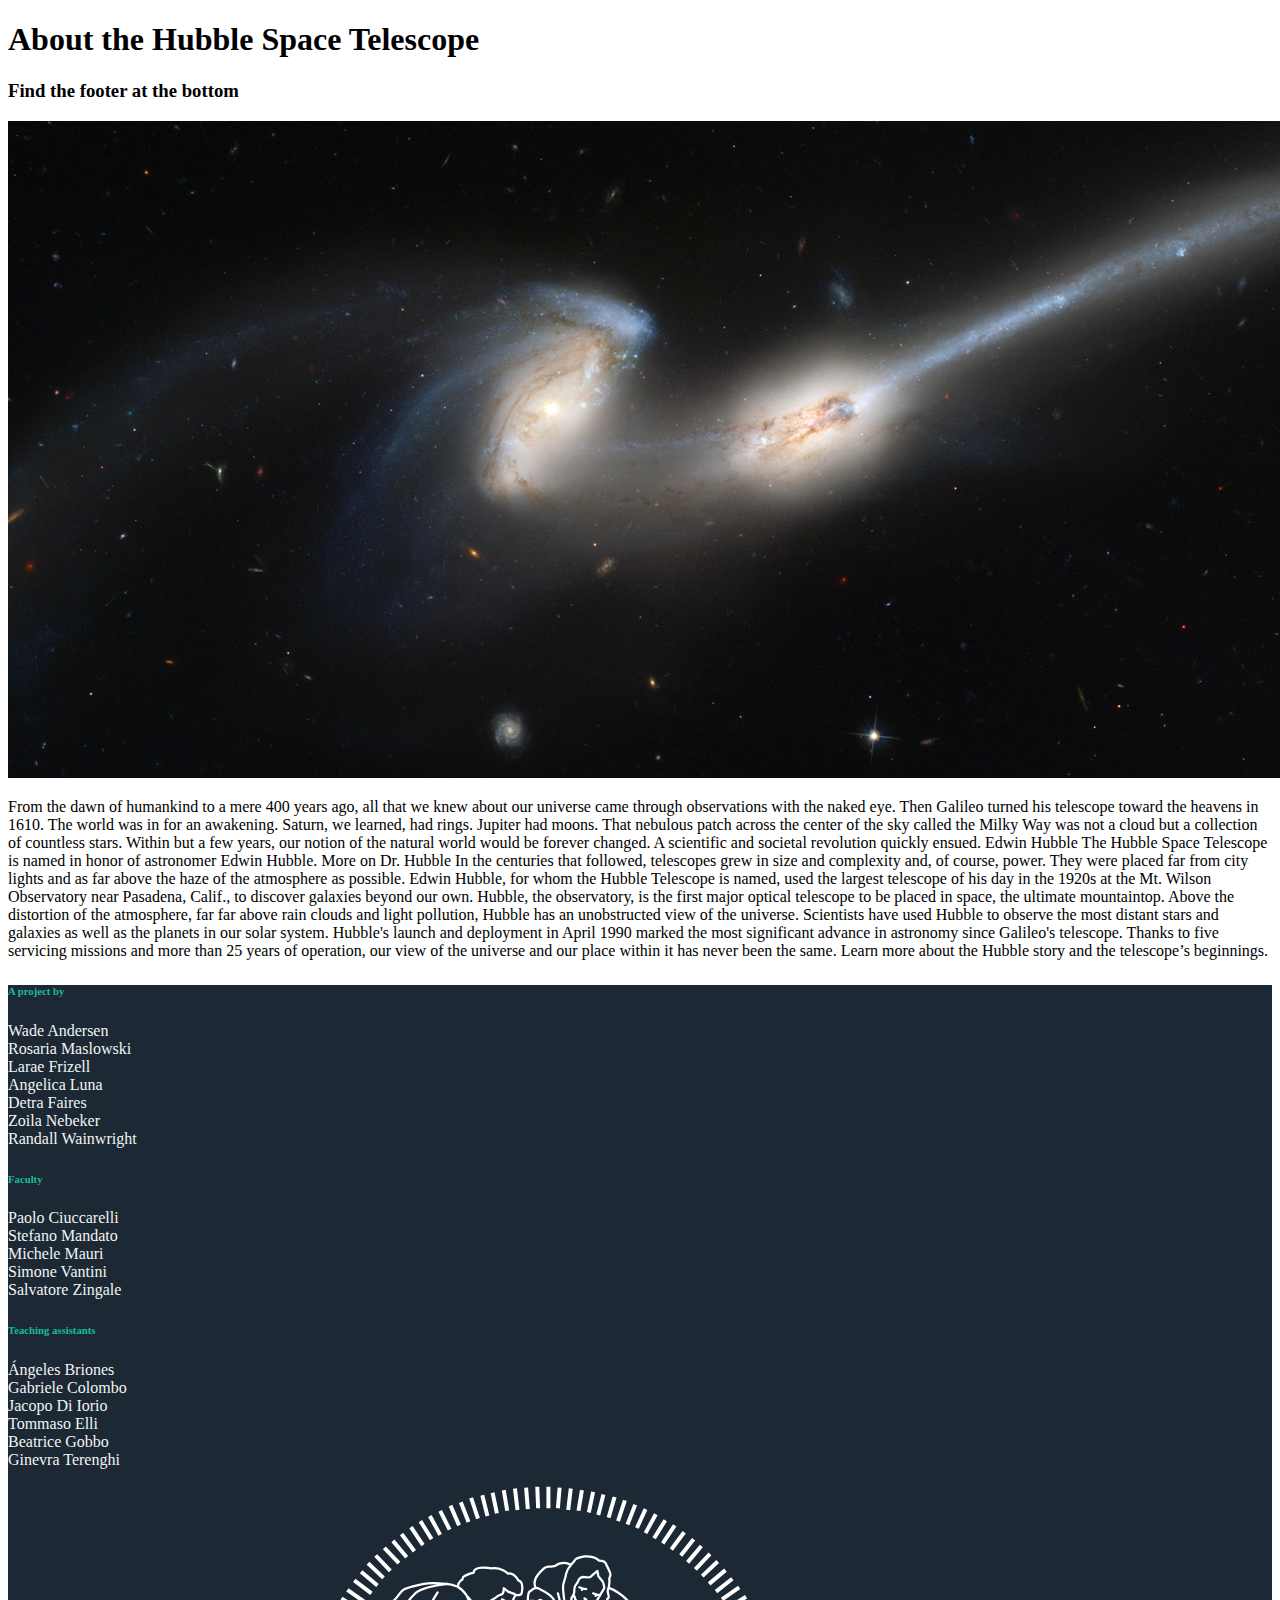
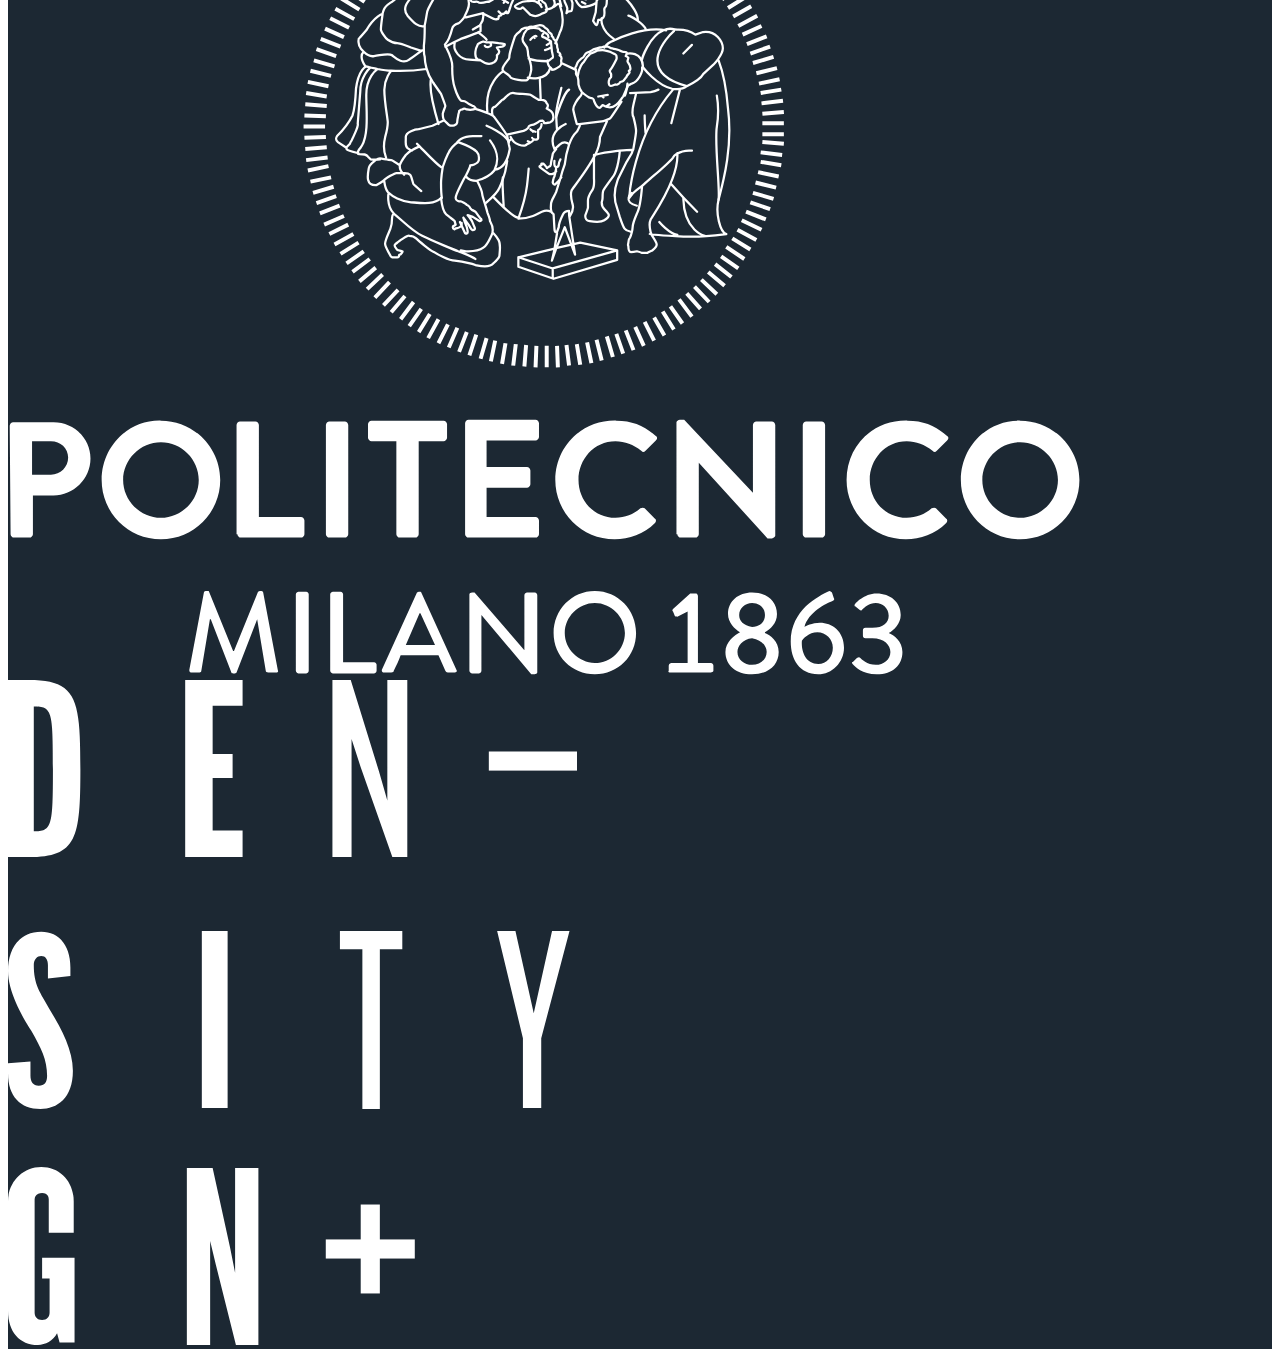
<file: project/index.html>
<!doctype html>
<html lang="en">

<head>
  <!-- Required meta tags -->
  <meta charset="utf-8">
  <meta name="viewport" content="width=device-width, initial-scale=1, shrink-to-fit=no">

  <!-- Bootstrap CSS -->
  <link rel="stylesheet" href="https://stackpath.bootstrapcdn.com/bootstrap/4.1.3/css/bootstrap.min.css" integrity="sha384-MCw98/SFnGE8fJT3GXwEOngsV7Zt27NXFoaoApmYm81iuXoPkFOJwJ8ERdknLPMO" crossorigin="anonymous">
  <link rel="stylesheet" , href="css/footer.css">

  <title>Project</title>
</head>

<body>
  <div class="container">

    <div class="row mt-4 mb-3">
      <div class="col-sm-12 offset-sm-0 col-md-8 offset-md-2">
        <h1>About the Hubble Space Telescope</h1>
        <h3>Find the footer at the bottom</h3>
      </div>
    </div>

    <div class="row mb-3">
      <div class="col-12">
        <img class="img-fluid" src="./assets/the-hubble.jpg" />
      </div>
    </div>

    <div class="row mb-5">
      <div class="col-sm-12 offset-sm-0 col-md-8 offset-md-2">
        <p>From the dawn of humankind to a mere 400 years ago, all that we knew about our universe came through observations with the naked eye. Then Galileo turned his telescope toward the heavens in 1610. The world was in for an awakening.
          Saturn, we learned, had rings. Jupiter had moons. That nebulous patch across the center of the sky called the Milky Way was not a cloud but a collection of countless stars. Within but a few years, our notion of the natural world would be
          forever changed. A scientific and societal revolution quickly ensued.
          Edwin Hubble
          The Hubble Space Telescope is named in honor of astronomer Edwin Hubble.
          More on Dr. Hubble
          In the centuries that followed, telescopes grew in size and complexity and, of course, power. They were placed far from city lights and as far above the haze of the atmosphere as possible. Edwin Hubble, for whom the Hubble Telescope is
          named, used the largest telescope of his day in the 1920s at the Mt. Wilson Observatory near Pasadena, Calif., to discover galaxies beyond our own.
          Hubble, the observatory, is the first major optical telescope to be placed in space, the ultimate mountaintop. Above the distortion of the atmosphere, far far above rain clouds and light pollution, Hubble has an unobstructed view of the
          universe. Scientists have used Hubble to observe the most distant stars and galaxies as well as the planets in our solar system.
          Hubble's launch and deployment in April 1990 marked the most significant advance in astronomy since Galileo's telescope. Thanks to five servicing missions and more than 25 years of operation, our view of the universe and our place within
          it has never been the same.
          Learn more about the Hubble story and the telescope’s beginnings.</p>
      </div>
    </div>

  </div>

  <!-- footer from here -->
  <footer class="container-fluid pt-4 pb-5">
    <div class="container">
      <div class="row">

        <div class="col-xs-12 col-sm-12 offset-xs-0 mb-sm-4 mb-lg-0 col-md-4 col-lg-2">
          <h6 class="font-weight-bold">A project by</h6>
          <ul>
            <li>Wade Andersen</li>
            <li>Rosaria Maslowski</li>
            <li>Larae Frizell</li>
            <li>Angelica Luna</li>
            <li>Detra Faires</li>
            <li>Zoila Nebeker</li>
            <li>Randall Wainwright</li>
          </ul>
        </div>
        <div class="col-xs-12 col-sm-6 offset-xs-0 col-md-4 col-lg-2">
          <h6 class="font-weight-bold">Faculty</h6>
          <ul>
            <li>Paolo Ciuccarelli</li>
            <li>Stefano Mandato</li>
            <li>Michele Mauri</li>
            <li>Simone Vantini</li>
            <li>Salvatore Zingale</li>
          </ul>
        </div>
        <div class="col-xs-12 col-sm-6 offset-xs-0 col-md-4 col-lg-2">
          <h6 class="font-weight-bold">Teaching assistants</h6>
          <ul>
            <li>Ángeles Briones</li>
            <li>Gabriele Colombo</li>
            <li>Jacopo Di Iorio</li>
            <li>Tommaso Elli</li>
            <li>Beatrice Gobbo</li>
            <li>Ginevra Terenghi</li>
          </ul>
        </div>

        <div class="col-5 col-sm-4 col-md-3 col-lg-2 offset-lg-2 mt-5 mt-lg-3">
          <a href="http://polimi.it/" target="_blank"><img class="logo-polimi" src="./assets/polimi-logo.svg"></a>
        </div>
        <div class="col-5 offset-1 col-sm-4 offset-sm-2 offset-md-0 col-md-3 offset-md-1 col-lg-2 offset-lg-0 mt-5 mt-lg-3">
          <a href="http://densitydesign.org/" target="_blank"><img class="logo-dd" src="./assets/dd-logo.svg"></a>
        </div>
      </div>
    </div>
  </footer>

  <!-- Optional JavaScript -->
  <!-- jQuery first, then Popper.js, then Bootstrap JS -->
  <script src="https://code.jquery.com/jquery-3.3.1.slim.min.js" integrity="sha384-q8i/X+965DzO0rT7abK41JStQIAqVgRVzpbzo5smXKp4YfRvH+8abtTE1Pi6jizo" crossorigin="anonymous"></script>
  <script src="https://cdnjs.cloudflare.com/ajax/libs/popper.js/1.14.3/umd/popper.min.js" integrity="sha384-ZMP7rVo3mIykV+2+9J3UJ46jBk0WLaUAdn689aCwoqbBJiSnjAK/l8WvCWPIPm49" crossorigin="anonymous"></script>
  <script src="https://stackpath.bootstrapcdn.com/bootstrap/4.1.3/js/bootstrap.min.js" integrity="sha384-ChfqqxuZUCnJSK3+MXmPNIyE6ZbWh2IMqE241rYiqJxyMiZ6OW/JmZQ5stwEULTy" crossorigin="anonymous"></script>
</body>

</html>
</file>
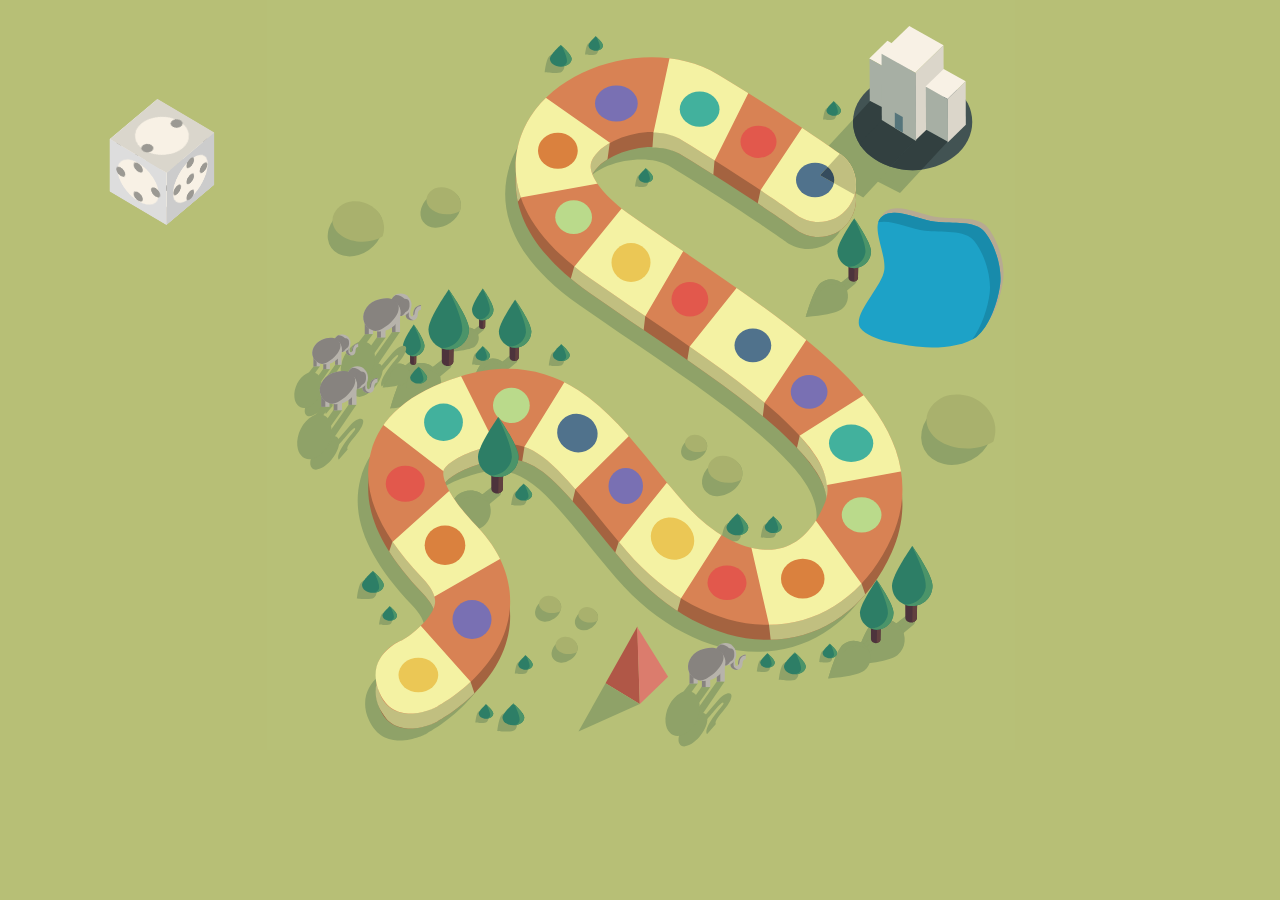
<file: src/Snap.svg-0.5.1/demos/animated-game/index.html>
<!doctype html>
<html lang="en">

	<head>
		<meta charset="utf-8">
	    <meta name="copyright" content="Copyright © 2013 Adobe Systems Incorporated. All rights reserved.

	 Licensed under the Apache License, Version 2.0 (the “License”);
	 you may not use this file except in compliance with the License.
	 You may obtain a copy of the License at

	 http://www.apache.org/licenses/LICENSE-2.0

	 Unless required by applicable law or agreed to in writing, software
	 distributed under the License is distributed on an “AS IS” BASIS,
	 WITHOUT WARRANTIES OR CONDITIONS OF ANY KIND, either express or implied.
	 See the License for the specific language governing permissions and
	 limitations under the License.">
	
		<title>illustration</title>
		<style>
			body{
				margin: 0;
				padding: 0;
				background: #b7bf76;
				overflow: hidden;
			}
			
			svg{
				display: block;
				margin: auto;
				-webkit-transform-origin: top center;
				-webkit-transform: scale(1.5);
				-moz-transform-origin: top center;
				-moz-transform: scale(1.5);
			}
			
			.hit-area{
				cursor: pointer;
			}
			
			.face .mouth{
				-webkit-transform-origin: 0px 4px;
				-webkit-transition: -webkit-transform .4s;
				-webkit-transform: scale(1, 0);
				-moz-transform-origin: 0px 4px;
				-moz-transition: -webkit-transform .4s;
				-moz-transform: scale(1, 0);
			}
			
			.face .eye.right{
				-webkit-transform-origin: 8px -4px;
				-moz-transform-origin: 8px -4px;
			}
			
			.face .eye.left{
				-webkit-transform-origin: -8px -4px;
				-moz-transform-origin: -8px -4px;
			}
			
			.face .eye{
				-webkit-transition: -webkit-transform .2s;
				-webkit-transform: scale(1, 0);
				-moz-transition: -webkit-transform .2s;
				-moz-transform: scale(1, 0);
			}
			
			@-webkit-keyframes breeze{
				0% {
					-webkit-transform: rotate(0deg);
				}
				50% {
					-webkit-transform: rotate(10deg);
				}
				100% {
					-webkit-transform: rotate(0deg);
				}
			}
			
			@-moz-keyframes breeze{
				0% {
					-moz-transform: rotate(0deg);
				}
				50% {
					-moz-transform: rotate(10deg);
				}
				100% {
					-moz-transform: rotate(0deg);
				}
			}
			
			@-webkit-keyframes blink{
				0% {
					-webkit-transform: scale(1, 0);
				}
				10% {
					-webkit-transform: scale(1, 1);
				}
				90% {
					-webkit-transform: scale(1, 1);
				}
				100% {
					-webkit-transform: scale(1, 0);
				}
			}
			
			@-moz-keyframes blink{
				0% {
					-moz-transform: scale(1, 0);
				}
				10% {
					-moz-transform: scale(1, 1);
				}
				90% {
					-moz-transform: scale(1, 1);
				}
				100% {
					-moz-transform: scale(1, 0);
				}
			}
			
			@-webkit-keyframes talk{
				0% {
					-webkit-transform: scale(1, 0);
				}
				50% {
					-webkit-transform: scale(1, 1);
				}
				100% {
					-webkit-transform: scale(1, 0);
				}
			}
			
			@-moz-keyframes talk{
				0% {
					-moz-transform: scale(1, 0);
				}
				50% {
					-moz-transform: scale(1, 1);
				}
				100% {
					-moz-transform: scale(1, 0);
				}
			}
			
			.tree{
				-webkit-transform-origin: 50% 100%;
				-webkit-animation: breeze 2s ease-out infinite;
				-moz-transform-origin: 50% bottom;
				/*-moz-animation: breeze 2s ease-out infinite;*/
			}
			
			.tree .face.animating .eye{
				-webkit-transform: scale(1, 1);
				-moz-transform: scale(1, 1);
			}
			
			.face.animating .eye{
				-webkit-animation: blink 5s infinite;
				-moz-animation: blink 5s infinite;
			}
			
			.face.animating .mouth{
				-webkit-animation: talk 1s infinite;
				-moz-animation: talk 1s infinite;
			}
			
			#cube-hitarea{
				position: absolute;
				top: 100px;
				left: 100px;
				width: 125px;
				height: 125px;	
				cursor: pointer;		
			}
			
			#cube{
				position: absolute;
				left: 25px;
				top: 25px;
				width: 74px;
				height: 74px;
				z-index: 100;
				backface-visibility: visible;
				pointer-events: none;
				-webkit-transform-style: preserve-3d;
				-webkit-transform-origin: center center;
				-webkit-backface-visibility: visible;
				-webkit-transform: rotateX(-45deg) rotateY(50deg);
				-webkit-transition: -webkit-transform 1s;
				-moz-transform-style: preserve-3d;
				-moz-transform-origin: center center;
				-moz-backface-visibility: visible;
				-moz-transform: rotateX(-45deg) rotateY(50deg);
				-moz-transition: -moz-transform 1s;
			}
			
			.side{
				position: absolute;
				top: 0;
				left: 0;
				width: 74px;
				height: 74px;
				pointer-events: none;
				backface-visibility: visible;
				-webkit-transform-origin: center center;
				-webkit-backface-visibility: visible;
				-moz-transform-origin: center center;
				-moz-backface-visibility: visible;
			}
			
			.side *{
				pointer-events: none;
			}
			
			#cube .side:nth-child(1) {
				-webkit-transform: translateY(37px) rotateX(90deg);
				-moz-transform: translateY(37px) rotateX(90deg);
			}
			
			#cube .side:nth-child(2) {
				-webkit-transform: translateY(-37px) rotateX(-90deg);
				-moz-transform: translateY(-37px) rotateX(-90deg);
				
			}
		
			#cube .side:nth-child(3) {				
				-webkit-transform: translateX(37px) rotateY(-90deg);
				-moz-transform: translateX(37px) rotateY(-90deg);
				
			}
			
			#cube .side:nth-child(4) {				
				-webkit-transform: translateX(-37px) rotateY(-90deg);
				-moz-transform: translateX(-37px) rotateY(-90deg);
			}
			
			#cube .side:nth-child(5) {	
				-webkit-transform: translateZ(37px) rotateZ(90deg);
				-moz-transform: translateZ(37px) rotateZ(90deg);
			}
			
			#cube .side:nth-child(6) {			
				-webkit-transform: translateZ(-37px) rotateZ(0deg);
				-moz-transform: translateZ(-37px) rotateZ(0deg);
			}
		
		</style>
	</head>
	<body>
		<svg version="1.1" xmlns="http://www.w3.org/2000/svg" xmlns:xlink="http://www.w3.org/1999/xlink" x="0px" y="0px" width="500px"
			 height="500px" viewBox="0 0 500 500" enable-background="new 0 0 500 500" xml:space="preserve">
		
		<g id="Layer_1">
			<rect x="1.103" y="-3.397" fill="#B7C077" width="498.897" height="503.397"/>
			<polygon fill="#8FA268" points="418.781,75.171 403.456,67.284 371.524,101.763 386.849,109.65 	"/>
			<polygon fill="#8FA268" points="455.281,94.171 439.956,86.284 408.024,120.763 423.349,128.65 	"/>
			<g>
				<path fill="#8FA268" d="M307.422,349.64c2.285-1.785,5.976-0.877,8.245,2.027s2.255,6.705-0.03,8.49
					c-2.285,1.785-11.397,0.436-11.397,0.436S305.137,351.425,307.422,349.64z"/>
				<path fill="#2D7E66" d="M322.176,351.605c0,2.9-3.246,5.25-7.25,5.25s-7.25-2.35-7.25-5.25c0-2.899,7.25-9.25,7.25-9.25
					S322.176,348.706,322.176,351.605z"/>
				<g>
					<path fill="#4B9469" d="M315.638,343c0.56,1.102,4.291,8.604,3.316,11.104c-0.551,1.413-1.879,2.357-3.551,2.734
						c3.781-0.179,6.774-2.45,6.774-5.233C322.176,349.266,317.461,344.685,315.638,343z"/>
					<path fill="#4B9469" d="M315.501,342.874c-0.351-0.322-0.574-0.518-0.574-0.518s-0.585,0.515-1.411,1.303
						C314.567,343.22,315.325,342.938,315.501,342.874z"/>
				</g>
			</g>
			<path fill="#B7AA92" d="M448.987,144.849c11.418,1.436,26.354-1.275,32.959,6.957c6.697,8.347,11.56,23.593,10.135,34.927
				c-1.426,11.333-7.266,28.424-15.822,34.852c-8.438,6.34-26.34,8.047-37.757,6.611c-11.418-1.436-32.753-3.982-39.358-12.215
				c-6.697-8.347,14.278-27.631,15.704-38.964c1.426-11.333-9.795-29.455-1.239-35.883
				C422.048,134.793,437.569,143.412,448.987,144.849z"/>
			<path fill="#1DA2C7" d="M446.987,147.849c11.418,1.436,26.354-1.275,32.959,6.957c6.697,8.347,11.56,23.593,10.135,34.927
				c-1.426,11.333-7.266,28.424-15.822,34.852c-8.438,6.34-26.34,8.047-37.757,6.611c-11.418-1.436-32.753-3.982-39.358-12.215
				c-6.697-8.347,14.278-27.631,15.704-38.964c1.426-11.333-9.795-29.455-1.239-35.883
				C420.048,137.793,435.569,146.412,446.987,147.849z"/>
			<path fill="#188BAB" d="M479.946,154.806c-6.605-8.232-21.542-5.521-32.959-6.957c-11.418-1.436-26.939-10.056-35.378-3.716
				c-1.42,1.067-2.287,2.462-2.765,4.089c8.765-2.002,21.436,4.406,31.143,5.627c11.418,1.436,26.354-1.275,32.959,6.957
				c6.697,8.347,11.56,23.593,10.135,34.927c-1.176,9.346-5.356,22.603-11.584,30.571c0.994-0.534,1.935-1.098,2.762-1.719
				c8.556-6.428,14.396-23.519,15.822-34.852C491.507,178.399,486.644,163.153,479.946,154.806z"/>
			<g>
				<path fill="#8FA268" d="M141.244,332.65l5.092,6.17l9.996-8.312c0.023-0.018,0.05-0.027,0.072-0.046
					c1.341-1.106,1.322-3.343-0.042-4.995s-3.556-2.095-4.896-0.988C151.261,324.648,141.244,332.65,141.244,332.65z"/>
				<path fill="#8FA268" d="M143.154,334.964l12.684-10.036c-1.354-1.194-3.192-1.423-4.372-0.449
					c-0.205,0.169-10.222,8.171-10.222,8.171L143.154,334.964z"/>
				<path fill="#8FA268" d="M128.41,330.061c5.75-4.746,14.259-3.932,19.005,1.819c4.746,5.75,3.932,14.259-1.819,19.005
					c-5.75,4.746-29.031,6.456-29.031,6.456S122.66,334.807,128.41,330.061z"/>
				<path fill="#8FA268" d="M116.565,357.341c0,0,0.07-0.005,0.176-0.014c1.86-4.138,9.678-20.974,15.261-24.357
					c6.072-3.679,13.88-1.998,17.949,3.676c-0.5-1.695-1.341-3.319-2.536-4.767c-4.746-5.75-13.255-6.565-19.005-1.819
					C122.66,334.807,116.565,357.341,116.565,357.341z"/>
			</g>
			<g>
				<g>
					<path fill="#8FA268" d="M137.623,221.277l2.694,3.265l5.289-4.398c0.012-0.009,0.026-0.015,0.038-0.024
						c0.709-0.585,0.699-1.769-0.022-2.643c-0.722-0.874-1.881-1.108-2.591-0.523C142.923,217.043,137.623,221.277,137.623,221.277z"
						/>
					<path fill="#8FA268" d="M138.633,222.501l6.711-5.31c-0.716-0.632-1.689-0.753-2.313-0.238c-0.108,0.089-5.408,4.324-5.408,4.324
						L138.633,222.501z"/>
					<path fill="#8FA268" d="M130.832,219.907c3.043-2.511,7.545-2.08,10.056,0.962c2.511,3.043,2.08,7.545-0.962,10.056
						c-3.043,2.511-15.361,3.416-15.361,3.416S127.79,222.418,130.832,219.907z"/>
					<path fill="#8FA268" d="M124.565,234.341c0,0,0.037-0.003,0.093-0.007c0.984-2.189,5.121-11.098,8.075-12.887
						c3.213-1.946,7.344-1.057,9.497,1.945c-0.264-0.897-0.709-1.756-1.342-2.522c-2.511-3.043-7.013-3.473-10.056-0.962
						C127.79,222.418,124.565,234.341,124.565,234.341z"/>
				</g>
				<g id="tree_2_" class="tree">
					<path fill="#4D333C" d="M146.93,210.747h-4.233l0.025,6.878c-0.001,0.015-0.006,0.03-0.006,0.045c0,0.92,0.919,1.665,2.052,1.665
						s2.052-0.746,2.052-1.665C146.821,217.53,146.93,210.747,146.93,210.747z"/>
					<path fill="#61403F" d="M145.342,210.747l-0.176,8.556c0.943-0.15,1.656-0.823,1.656-1.633c0-0.141,0.108-6.923,0.108-6.923
						H145.342z"/>
					<path fill="#2D7E66" d="M152.309,206.382c0,3.945-3.198,7.143-7.143,7.143c-3.945,0-7.143-3.198-7.143-7.143
						s7.143-14.021,7.143-14.021S152.309,202.437,152.309,206.382z"/>
					<path fill="#4B9469" d="M145.166,192.361c0,0-0.022,0.031-0.054,0.076c1.062,2.153,5.3,11.013,4.799,14.431
						c-0.544,3.717-3.86,6.337-7.545,6.086c0.86,0.367,1.806,0.571,2.8,0.571c3.945,0,7.143-3.198,7.143-7.143
						C152.309,202.437,145.166,192.361,145.166,192.361z"/>
				</g>
			</g>
			<g>
				<g>
					<path fill="#8FA268" d="M155.331,243.566l4.078,4.942l8.006-6.657c0.018-0.014,0.04-0.022,0.058-0.037
						c1.074-0.886,1.059-2.677-0.034-4.001c-1.092-1.323-2.848-1.678-3.922-0.792C163.354,237.157,155.331,243.566,155.331,243.566z"
						/>
					<path fill="#8FA268" d="M156.86,245.419l10.159-8.038c-1.084-0.957-2.556-1.139-3.501-0.36c-0.164,0.135-8.187,6.545-8.187,6.545
						L156.86,245.419z"/>
					<path fill="#8FA268" d="M145.052,241.492c4.606-3.801,11.42-3.149,15.221,1.457c3.801,4.606,3.149,11.42-1.457,15.221
						c-4.606,3.801-23.252,5.171-23.252,5.171S140.446,245.293,145.052,241.492z"/>
					<path fill="#8FA268" d="M135.565,263.341c0,0,0.056-0.004,0.141-0.011c1.489-3.314,7.751-16.799,12.223-19.508
						c4.863-2.946,11.117-1.6,14.376,2.944c-0.4-1.357-1.074-2.658-2.031-3.818c-3.801-4.606-10.616-5.258-15.221-1.457
						C140.446,245.293,135.565,263.341,135.565,263.341z"/>
				</g>
				<g id="tree_3_" class="tree">
					<path fill="#4D333C" d="M169.418,227.627h-6.407l0.039,10.412c-0.001,0.023-0.008,0.045-0.008,0.068
						c0,1.392,1.391,2.521,3.107,2.521s3.107-1.129,3.107-2.521C169.255,237.895,169.418,227.627,169.418,227.627z"/>
					<path fill="#61403F" d="M167.015,227.627l-0.267,12.951c1.428-0.227,2.506-1.246,2.506-2.471c0-0.213,0.164-10.48,0.164-10.48
						H167.015z"/>
					<path fill="#2D7E66" d="M177.561,221.02c0,5.971-4.841,10.812-10.812,10.812c-5.971,0-10.812-4.841-10.812-10.812
						s10.812-21.224,10.812-21.224S177.561,215.049,177.561,221.02z"/>
					<path fill="#4B9469" d="M166.749,199.796c0,0-0.033,0.046-0.081,0.116c1.608,3.258,8.022,16.671,7.265,21.844
						c-0.823,5.626-5.842,9.592-11.421,9.213c1.302,0.555,2.733,0.864,4.238,0.864c5.971,0,10.812-4.841,10.812-10.812
						C177.561,215.048,166.749,199.796,166.749,199.796z"/>
				</g>
			</g>
			<g>
				<g>
					<path fill="#8FA268" d="M108.244,247.65l5.092,6.17l9.996-8.312c0.023-0.018,0.05-0.027,0.072-0.046
						c1.341-1.106,1.322-3.343-0.042-4.995s-3.556-2.095-4.896-0.988C118.261,239.648,108.244,247.65,108.244,247.65z"/>
					<path fill="#8FA268" d="M110.154,249.964l12.684-10.036c-1.354-1.194-3.192-1.423-4.372-0.449
						c-0.205,0.169-10.222,8.171-10.222,8.171L110.154,249.964z"/>
					<path fill="#8FA268" d="M95.41,245.061c5.75-4.746,14.259-3.932,19.005,1.819c4.746,5.75,3.932,14.259-1.819,19.005
						c-5.75,4.746-29.031,6.456-29.031,6.456S89.66,249.807,95.41,245.061z"/>
					<path fill="#8FA268" d="M83.565,272.341c0,0,0.07-0.005,0.176-0.014c1.86-4.138,9.678-20.974,15.262-24.357
						c6.072-3.679,13.88-1.998,17.949,3.676c-0.5-1.695-1.341-3.319-2.536-4.767c-4.746-5.75-13.255-6.565-19.005-1.819
						C89.66,249.807,83.565,272.341,83.565,272.341z"/>
				</g>
				<g id="tree" class="tree">
					<path fill="#4D333C" d="M125.833,227.75h-8l0.048,13c-0.001,0.029-0.011,0.056-0.011,0.085c0,1.738,1.737,3.147,3.879,3.147
						s3.879-1.409,3.879-3.147C125.629,240.569,125.833,227.75,125.833,227.75z"/>
					<path fill="#61403F" d="M122.833,227.75l-0.333,16.171c1.783-0.284,3.129-1.556,3.129-3.086c0-0.266,0.204-13.085,0.204-13.085
						H122.833z"/>
					<path fill="#2D7E66" d="M136,219.5c0,7.456-6.044,13.5-13.5,13.5s-13.5-6.044-13.5-13.5s13.5-26.5,13.5-26.5
						S136,212.044,136,219.5z"/>
					<path fill="#4B9469" d="M122.5,193c0,0-0.041,0.058-0.101,0.144c2.008,4.068,10.016,20.815,9.071,27.274
						c-1.028,7.025-7.295,11.977-14.26,11.503c1.625,0.693,3.413,1.078,5.291,1.078c7.456,0,13.5-6.044,13.5-13.5
						C136,212.044,122.5,193,122.5,193z"/>
				</g>
			</g>
			<g>
				<path fill="#8FA268" d="M107.995,488.935c0,0-27.495,15.065-38.495-8.435s14.505-35.435,14.505-35.435l-0.12,0.066
					c8.25-4.635,21.086-15.728,22.441-24.818c0.706-4.742-2.117-10.473-8.392-17.033c-29.661-31.009-40.896-58.425-34.35-83.813
					c5.938-23.025,25.774-39.959,58.958-50.329c29.623-9.256,55.577-6.308,79.346,9.018c19.332,12.465,34.375,31.005,51.794,52.473
					c5.819,7.172,11.837,14.588,18.272,22.071c19.028,22.127,42.605,34.183,61.514,31.455c13.414-1.932,24.096-11.502,31.747-28.444
					c9.5-21.035-10.042-41.312-19.434-51.055c-23.146-24.015-60.765-49.642-100.592-76.773c-11.578-7.887-23.55-16.042-35.499-24.381
					c-70.021-48.869-47.963-94.971-39.535-107.937c24.343-37.448,86.145-51.298,124.771-27.962
					c48.298,29.18,80.323,52.135,81.663,53.098c11.212,8.058,13.768,23.68,5.71,34.891c-8.059,11.21-23.676,13.767-34.889,5.712l0,0
					c-0.312-0.225-31.873-22.831-78.34-50.905c-14.191-8.572-46.646-3.502-56.994,12.417c-2.279,3.506-2.561,6.683-0.974,10.966
					c1.817,4.903,7.769,15.154,27.204,28.718c11.716,8.177,23.57,16.252,35.033,24.061c42.021,28.626,81.712,55.665,108.441,83.397
					c15.897,16.493,26.271,32.227,31.712,48.098c6.755,19.703,5.844,39.296-2.71,58.235c-14.717,32.586-39.643,52.955-70.188,57.354
					c-4.11,0.592-8.272,0.884-12.457,0.884c-32.675,0.002-67.042-17.771-94.094-49.228c-6.902-8.025-13.149-15.725-19.19-23.17
					c-33.405-41.169-46.527-54.919-77.399-45.269c-18.515,5.786-24.713,12.207-25.456,15.09c-1.033,4.008,2.451,16.261,22.065,36.768
					c21.94,22.938,23.89,44.913,21.661,59.309C150.006,464.983,112.278,486.592,107.995,488.935z"/>
			</g>
			<polygon fill="#8FA268" points="444.031,82.921 421.206,70.034 376.024,118.763 398.849,131.65 	"/>
			<ellipse fill="#425353" cx="431.75" cy="81.25" rx="39.75" ry="32.25"/>
			<g>
				<path fill="#A46340" d="M114.994,480.935c0,0-29.994,15.565-38.994-9.935s15.006-33.935,15.006-33.935l-0.122,0.065
					c8.25-4.634,21.087-15.728,22.441-24.818c0.706-4.74-2.116-10.472-8.391-17.031c-29.663-31.01-40.897-58.425-34.35-83.815
					c5.938-23.025,25.775-39.956,58.959-50.328c29.623-9.255,55.578-6.306,79.344,9.019c19.334,12.463,34.375,31.003,51.794,52.472
					c5.821,7.172,11.837,14.588,18.271,22.072c19.032,22.125,42.604,34.183,61.516,31.456c13.416-1.935,24.097-11.503,31.747-28.447
					c3.084-6.828,9.5-21.034-19.435-51.053c-23.146-24.016-60.763-49.644-100.591-76.775c-11.578-7.884-23.55-16.041-35.5-24.381
					c-70.019-48.869-47.962-94.972-39.534-107.938c24.345-37.447,86.149-51.296,124.771-27.959
					c48.297,29.178,80.322,52.134,81.663,53.097c11.212,8.059,13.769,23.678,5.709,34.891c-8.059,11.21-23.673,13.767-34.887,5.712
					l-0.001,0c-0.312-0.225-31.871-22.832-78.34-50.906c-16.629-10.045-48.164-1.173-56.994,12.418
					c-2.278,3.506-2.562,6.682-0.975,10.966c1.819,4.903,7.769,15.153,27.207,28.719c11.716,8.175,23.568,16.25,35.031,24.06
					c42.021,28.625,81.712,55.666,108.44,83.396c15.896,16.494,26.271,32.229,31.713,48.101c6.756,19.699,5.844,39.293-2.71,58.234
					c-14.716,32.584-39.644,52.953-70.188,57.353c-36.207,5.218-76.034-12.859-106.55-48.344c-6.903-8.024-13.15-15.725-19.19-23.169
					c-33.406-41.168-46.527-54.915-77.4-45.269c-18.516,5.784-24.712,12.206-25.456,15.091c-1.031,4.006,2.453,16.26,22.065,36.766
					c21.941,22.938,23.891,44.912,21.663,59.31C157.006,456.984,119.278,478.591,114.994,480.935z"/>
			</g>
			<g>
				<polygon fill="#F8F1E5" points="417.514,47.235 402.848,38.955 414.939,27.215 429.606,35.495 		"/>
				<polygon fill="#DBD6CA" points="417.514,47.235 417.626,76.223 429.718,64.483 429.606,35.495 		"/>
				<polygon fill="#A7AFA4" points="417.835,75.829 403.169,67.548 403.052,39.102 417.719,47.382 		"/>
			</g>
			<defs>
				<filter id="Adobe_OpacityMaskFilter" filterUnits="userSpaceOnUse" x="68.781" y="48.158" width="356.179" height="437.532">
					<feColorMatrix  type="matrix" values="1 0 0 0 0  0 1 0 0 0  0 0 1 0 0  0 0 0 1 0"/>
				</filter>
			</defs>
			<mask maskUnits="userSpaceOnUse" x="68.781" y="48.158" width="356.179" height="437.532" id="SVGID_1_">
				<g filter="url(#Adobe_OpacityMaskFilter)">
					<g>
						<g>
							<polygon fill="#FFFFFF" points="369.002,174.823 349.888,155.712 327.395,140.715 330.333,127 360.675,90.792 388.113,109.084 
								411.425,132.396 					"/>
						</g>
						<g>
							<path fill="#FFFFFF" d="M338,434.397l-2-17.731l-12-43.269l24.601-5.638L365,353.397L397.667,389l6.268,18.175l-25.173,12.585
								L338,434.397z M109,409.397l-8.039-11.622l-0.527-0.589l-20.069-22.296L85,361l39.965-26.248l19.513,21.686l20.695,20.695
								L109,409.397z M272.573,415.756l-20.044-20.047l-22.137-17.711L236,360.647l31.873-29.499l24.738,19.792L306,363.397
								l-28.5,34.75L272.573,415.756z M371,333.397l-17-32l2.5-11.064l49.908-22.089l26.842,53.685L371,333.397z M204,338.397
								l-17.119-16.618l-0.7-0.639L171,310.397l2-12.731l31.342-41.103l21.523,19.565l22.677,18.143L207,326L204,338.397z
								 M124,327.397l-8.667-11.064l-43.102-28.743l26.289-19.116l29.05-14.526L154,296.667l0.404,10.951l-24.617,12.307L124,327.397z
								 M331.55,280.052l-26.058-17.373l-1.019-0.812l-23.424-18.742l1.95-11.958l35.531-34.896l22.426,17.942l23.878,15.916
								L333,268.333L331.55,280.052z M252.135,222.594l-27.238-15.888L202,192.397l4.167-14.731L241,144.397l16.76,12.017
								l24.605,14.354L253.5,210.833L252.135,222.594z M224,131.397l-53.333,0.103L163,142.397l7.215-53.596l0.489-0.834L177,67.397
								l52.833,27.769l-1.833,13.5l-5.011,8.749L224,131.397z M298.7,118.625L258,102.397l1-14.064l12.851-50.216l53.665,26.831
								L299.667,107L298.7,118.625z"/>
						</g>
						<g>
							<polygon fill="#FFFFFF" points="94.679,500 61.398,450.077 89.706,431.204 101,423.397 137,454.333 142,469.397 
								116.301,485.584 					"/>
						</g>
					</g>
				</g>
			</mask>
			<g mask="url(#SVGID_1_)">
				<path fill="#C1BF80" d="M114.995,480.935c0,0-27.495,15.065-38.495-8.435s14.505-35.435,14.505-35.435l-0.12,0.066
					c8.25-4.635,21.086-15.728,22.441-24.818c0.706-4.742-2.117-10.473-8.392-17.033c-29.661-31.009-40.896-58.425-34.35-83.813
					c5.938-23.025,25.774-39.959,58.958-50.329c29.623-9.256,55.577-6.308,79.346,9.018c19.332,12.465,34.375,31.005,51.794,52.473
					c5.819,7.172,11.837,14.588,18.272,22.071c19.028,22.127,42.605,34.183,61.514,31.455c13.414-1.932,24.096-11.502,31.747-28.444
					c9.5-21.035-10.042-41.312-19.434-51.055c-23.146-24.015-60.765-49.642-100.592-76.773c-11.578-7.887-23.55-16.042-35.499-24.381
					c-70.021-48.869-47.963-94.971-39.535-107.937c24.343-37.448,86.145-51.298,124.771-27.962
					c48.298,29.18,80.323,52.135,81.663,53.098c11.212,8.058,13.768,23.68,5.71,34.891c-8.059,11.21-23.676,13.767-34.889,5.712l0,0
					c-0.312-0.225-31.873-22.831-78.34-50.905c-14.191-8.572-46.646-3.502-56.994,12.417c-2.279,3.506-2.561,6.683-0.974,10.966
					c1.817,4.903,7.769,15.154,27.204,28.718c11.716,8.177,23.57,16.252,35.033,24.061c42.021,28.626,81.712,55.665,108.441,83.397
					c15.897,16.493,26.271,32.227,31.712,48.098c6.755,19.703,5.844,39.296-2.71,58.235c-14.717,32.586-39.643,52.955-70.188,57.354
					c-4.11,0.592-8.272,0.884-12.457,0.884c-32.675,0.002-67.042-17.771-94.094-49.228c-6.902-8.025-13.149-15.725-19.19-23.17
					c-33.405-41.169-46.527-54.919-77.399-45.269c-18.515,5.786-24.713,12.207-25.456,15.09c-1.033,4.008,2.451,16.261,22.065,36.768
					c21.94,22.938,23.89,44.913,21.661,59.309C157.006,456.983,119.278,478.592,114.995,480.935z"/>
			</g>
			<g>
				<g>
					<path fill="#D88254" d="M114.994,470.935c0,0-29.994,15.565-38.994-9.935s15.006-33.935,15.006-33.935l-0.122,0.065
						c8.25-4.634,21.087-15.728,22.441-24.818c0.706-4.74-2.116-10.472-8.391-17.031c-29.663-31.01-40.897-58.425-34.35-83.815
						c5.938-23.025,25.775-39.956,58.959-50.328c29.623-9.255,55.578-6.306,79.344,9.019c19.334,12.463,34.375,31.003,51.794,52.472
						c5.821,7.172,11.837,14.588,18.271,22.072c19.032,22.125,42.604,34.183,61.516,31.456c13.416-1.935,24.097-11.503,31.747-28.447
						c3.084-6.828,9.5-21.034-19.435-51.053c-23.146-24.016-60.763-49.644-100.591-76.775c-11.578-7.884-23.55-16.041-35.5-24.381
						c-70.019-48.869-47.962-94.972-39.534-107.938c24.345-37.447,86.149-51.296,124.771-27.959
						c48.297,29.178,80.322,52.134,81.663,53.097c11.212,8.059,13.769,23.678,5.709,34.891c-8.059,11.21-23.673,13.767-34.887,5.712
						l-0.001,0c-0.312-0.225-31.871-22.832-78.34-50.906c-16.629-10.045-48.164-1.173-56.994,12.418
						c-2.278,3.506-2.562,6.682-0.975,10.966c1.819,4.903,7.769,15.153,27.207,28.719c11.716,8.175,23.568,16.25,35.031,24.06
						c42.021,28.625,81.712,55.666,108.44,83.396c15.896,16.494,26.271,32.229,31.713,48.101c6.756,19.699,5.844,39.293-2.71,58.234
						c-14.716,32.584-39.644,52.953-70.188,57.353c-36.207,5.218-76.034-12.859-106.55-48.344c-6.903-8.024-13.15-15.725-19.19-23.169
						c-33.406-41.168-46.527-54.915-77.4-45.269c-18.516,5.784-24.712,12.206-25.456,15.091c-1.031,4.006,2.453,16.26,22.065,36.766
						c21.941,22.938,23.891,44.912,21.663,59.31C157.006,446.984,119.278,468.591,114.994,470.935z"/>
				</g>
				<defs>
					<filter id="Adobe_OpacityMaskFilter_1_" filterUnits="userSpaceOnUse" x="68.781" y="38.158" width="356.179" height="437.525">
						<feColorMatrix  type="matrix" values="1 0 0 0 0  0 1 0 0 0  0 0 1 0 0  0 0 0 1 0"/>
					</filter>
				</defs>
				<mask maskUnits="userSpaceOnUse" x="68.781" y="38.158" width="356.179" height="437.525" id="SVGID_2_">
					<g filter="url(#Adobe_OpacityMaskFilter_1_)">
						<g>
							<g>
								<polygon fill="#FFFFFF" points="369.002,165.425 349.888,146.314 327.395,131.318 360.675,81.395 388.113,99.687 
									411.425,122.999 						"/>
							</g>
							<g>
								<path fill="#FFFFFF" d="M338,425l-14-61l24.601-5.638L365,344l38.935,53.777l-25.173,12.585L338,425z M109,400l-8.039-11.622
									l-0.527-0.589l-20.069-22.296l44.6-40.139l19.513,21.686l20.695,20.695L109,400z M272.573,406.358l-20.044-20.047
									l-22.137-17.711l37.48-46.85l24.738,19.792L306,354L272.573,406.358z M371,324l-17-32l52.408-33.153l26.842,53.685L371,324z
									 M204,329l-17.119-16.618l-0.7-0.639L171,301l33.342-53.834l21.523,19.565l22.677,18.143L204,329z M124,318l-51.769-39.807
									l26.289-19.116l29.05-14.526l26.834,53.669l-24.617,12.307L124,318z M331.55,270.654l-26.058-17.373l-1.019-0.812
									l-23.424-18.742l37.481-46.854l22.426,17.942l23.878,15.916L331.55,270.654z M252.135,213.197l-27.238-15.888L202,183l39-48
									l16.76,12.017l24.605,14.354L252.135,213.197z M224,122l-61,11l7.215-53.596l0.489-0.834L177,58l57,40l-11.011,10.019L224,122
									z M298.7,109.228L258,93l13.851-64.28l53.665,26.831L298.7,109.228z"/>
							</g>
							<g>
								<polygon fill="#FFFFFF" points="94.679,490.603 61.398,440.68 89.706,421.807 101,414 142,460 116.301,476.187 						"/>
							</g>
						</g>
					</g>
				</mask>
				<g mask="url(#SVGID_2_)">
					<path fill="#F4F2A3" d="M114.995,470.935c0,0-27.995,15.399-38.662-9.268C65.667,437,91.005,427.065,91.005,427.065l-0.12,0.066
						c8.25-4.635,21.086-15.728,22.441-24.818c0.706-4.742-2.117-10.473-8.392-17.033c-29.661-31.009-40.896-58.425-34.35-83.813
						c5.938-23.025,25.774-39.959,58.958-50.329c29.623-9.256,55.577-6.308,79.346,9.018c19.332,12.465,34.375,31.005,51.794,52.473
						c5.819,7.172,11.837,14.588,18.272,22.071c19.028,22.127,42.605,34.183,61.514,31.455c13.414-1.932,24.096-11.502,31.747-28.444
						c9.5-21.035-10.042-41.312-19.434-51.055c-23.146-24.015-60.765-49.642-100.592-76.773c-11.578-7.887-23.55-16.042-35.499-24.381
						c-70.021-48.869-47.963-94.971-39.535-107.937c24.343-37.448,86.145-51.298,124.771-27.962
						c48.298,29.18,80.323,52.135,81.663,53.098c11.212,8.058,13.768,23.68,5.71,34.891c-8.059,11.21-23.676,13.767-34.889,5.712l0,0
						c-0.312-0.225-31.873-22.831-78.34-50.905c-14.191-8.572-46.646-3.502-56.994,12.417c-2.279,3.506-2.561,6.683-0.974,10.966
						c1.817,4.903,7.769,15.154,27.204,28.718c11.716,8.177,23.57,16.252,35.033,24.061c42.021,28.626,81.712,55.665,108.441,83.397
						c15.897,16.493,26.271,32.227,31.712,48.098c6.755,19.703,5.844,39.296-2.71,58.235c-14.717,32.586-39.643,52.955-70.188,57.354
						c-4.11,0.592-8.272,0.884-12.457,0.884c-32.675,0.002-67.042-17.771-94.094-49.228c-6.902-8.025-13.149-15.725-19.19-23.17
						c-33.405-41.169-46.527-54.919-77.399-45.269c-18.515,5.786-24.713,12.207-25.456,15.09c-1.033,4.008,2.451,16.261,22.065,36.768
						c21.94,22.938,23.89,44.913,21.661,59.309C157.006,446.983,119.278,468.592,114.995,470.935z"/>
				</g>
			</g>
			<g id="dots">
				<ellipse fill="#50728C" cx="366.75" cy="120" rx="12.75" ry="11.5"/>
				<ellipse fill="#BADA8B" cx="164.25" cy="270.25" rx="12.25" ry="11.75"/>
				<ellipse fill="#7970B3" cx="362.75" cy="261.25" rx="12.25" ry="11.25"/>
				<ellipse fill="#42B19D" cx="390.75" cy="295.5" rx="14.75" ry="12.5"/>
				<ellipse fill="#DA813E" cx="120" cy="363.5" rx="13.545" ry="13.122"/>
				<ellipse fill="#42B19D" cx="119" cy="281.5" rx="12.928" ry="12.524"/>
				<ellipse transform="matrix(0.9297 0.3683 -0.3683 0.9297 120.9971 -56.4044)" fill="#50728C" cx="208.25" cy="288.75" rx="13.608" ry="12.715"/>
				<ellipse transform="matrix(0.7964 0.6048 -0.6048 0.7964 272.4656 -91.1952)" fill="#EBC755" cx="271.674" cy="359.063" rx="15.027" ry="13.5"/>
				<ellipse fill="#DA813E" cx="358.5" cy="385.75" rx="14.5" ry="13.25"/>
				<circle fill="#7970B3" cx="138" cy="413" r="13"/>
				<ellipse fill="#E2584C" cx="93.5" cy="322.5" rx="13" ry="12"/>
				<ellipse fill="#7970B3" cx="240.5" cy="324" rx="11.5" ry="12"/>
				<ellipse fill="#E2584C" cx="308" cy="388.5" rx="13" ry="11.5"/>
				<ellipse fill="#BADA8B" cx="397.75" cy="343.25" rx="13.25" ry="11.75"/>
				<ellipse fill="#E2584C" cx="283.25" cy="199.5" rx="12.25" ry="11.5"/>
				<ellipse fill="#50728C" cx="325.25" cy="230.25" rx="12.25" ry="11.25"/>
				<circle fill="#EBC755" cx="244" cy="175" r="13"/>
				<ellipse fill="#BADA8B" cx="205.75" cy="144.75" rx="12.25" ry="11.25"/>
				<ellipse fill="#DA813E" cx="195.25" cy="100.5" rx="13.25" ry="12"/>
				<ellipse fill="#7970B3" cx="234.25" cy="69" rx="14.25" ry="12"/>
				<ellipse fill="#42B19D" cx="289.75" cy="72.75" rx="13.25" ry="11.75"/>
				<ellipse fill="#E2584C" cx="329" cy="94.5" rx="12" ry="10.75"/>
				<ellipse fill="#EBC755" cx="102.25" cy="450" rx="13.25" ry="11.5"/>
			</g>
			<g id="tree_6_" class="tree">
				<g>
					<path fill="#4D333C" d="M158.833,312.75h-8l0.048,13c-0.001,0.029-0.011,0.056-0.011,0.085c0,1.738,1.737,3.147,3.879,3.147
						s3.879-1.409,3.879-3.147C158.629,325.569,158.833,312.75,158.833,312.75z"/>
					<path fill="#61403F" d="M155.833,312.75l-0.333,16.171c1.783-0.284,3.129-1.556,3.129-3.086c0-0.266,0.204-13.085,0.204-13.085
						H155.833z"/>
					<path fill="#2D7E66" d="M169,304.5c0,7.456-6.044,13.5-13.5,13.5s-13.5-6.044-13.5-13.5s13.5-26.5,13.5-26.5
						S169,297.044,169,304.5z"/>
					<path fill="#4B9469" d="M155.5,278c0,0-0.041,0.058-0.101,0.144c2.008,4.068,10.016,20.815,9.071,27.274
						c-1.028,7.025-7.295,11.977-14.26,11.503c1.625,0.693,3.413,1.078,5.291,1.078c7.456,0,13.5-6.044,13.5-13.5
						C169,297.044,155.5,278,155.5,278z"/>
				</g>
			</g>
			<g>
				<defs>
					<ellipse id="SVGID_3_" cx="431.75" cy="81.25" rx="39.75" ry="32.25"/>
				</defs>
				<clipPath id="SVGID_4_">
					<use xlink:href="#SVGID_3_"  overflow="visible"/>
				</clipPath>
				<polygon clip-path="url(#SVGID_4_)" fill="#324040" points="418.781,75.171 403.456,67.284 371.524,101.763 386.849,109.65 		"/>
				<polygon clip-path="url(#SVGID_4_)" fill="#324040" points="434.031,92.921 411.206,80.034 389.024,103.763 411.849,116.65 		"/>
				<polygon clip-path="url(#SVGID_4_)" fill="#324040" points="455.281,94.171 439.956,86.284 408.024,120.763 423.349,128.65 		"/>
			</g>
			<g>
				<g>
					<path fill="#8FA268" d="M417.244,418.65l5.092,6.17l9.996-8.312c0.023-0.018,0.05-0.027,0.072-0.046
						c1.341-1.106,1.322-3.343-0.042-4.995c-1.364-1.652-3.556-2.095-4.896-0.988C427.261,410.648,417.244,418.65,417.244,418.65z"/>
					<path fill="#8FA268" d="M419.154,420.964l12.684-10.036c-1.354-1.194-3.192-1.423-4.372-0.449
						c-0.205,0.169-10.222,8.171-10.222,8.171L419.154,420.964z"/>
					<path fill="#8FA268" d="M404.41,416.061c5.75-4.746,14.259-3.932,19.005,1.819c4.746,5.75,3.932,14.259-1.819,19.005
						c-5.75,4.746-29.031,6.456-29.031,6.456S398.66,420.807,404.41,416.061z"/>
					<path fill="#8FA268" d="M392.565,443.341c0,0,0.07-0.005,0.176-0.014c1.86-4.138,9.678-20.974,15.262-24.357
						c6.072-3.679,13.88-1.998,17.949,3.676c-0.5-1.695-1.341-3.319-2.536-4.767c-4.746-5.75-13.255-6.565-19.005-1.819
						C398.66,420.807,392.565,443.341,392.565,443.341z"/>
				</g>
				<g id="tree_4_" class="tree">
					<path fill="#4D333C" d="M434.833,398.75h-8l0.048,13c-0.001,0.029-0.011,0.056-0.011,0.085c0,1.738,1.737,3.147,3.879,3.147
						s3.879-1.409,3.879-3.147C434.629,411.569,434.833,398.75,434.833,398.75z"/>
					<path fill="#61403F" d="M431.833,398.75l-0.333,16.171c1.783-0.284,3.129-1.556,3.129-3.086c0-0.266,0.204-13.085,0.204-13.085
						H431.833z"/>
					<path fill="#2D7E66" d="M445,390.5c0,7.456-6.044,13.5-13.5,13.5s-13.5-6.044-13.5-13.5s13.5-26.5,13.5-26.5
						S445,383.044,445,390.5z"/>
					<path fill="#4B9469" d="M431.5,364c0,0-0.041,0.058-0.101,0.144c2.008,4.068,10.016,20.815,9.071,27.274
						c-1.028,7.025-7.295,11.977-14.26,11.503c1.625,0.693,3.413,1.078,5.291,1.078c7.456,0,13.5-6.044,13.5-13.5
						C445,383.044,431.5,364,431.5,364z"/>
				</g>
			</g>
			<g>
				<g>
					<path fill="#8FA268" d="M91.623,245.277l2.694,3.265l5.289-4.398c0.012-0.009,0.026-0.015,0.038-0.024
						c0.709-0.585,0.699-1.769-0.022-2.643c-0.722-0.874-1.881-1.108-2.591-0.523C96.923,241.043,91.623,245.277,91.623,245.277z"/>
					<path fill="#8FA268" d="M92.633,246.501l6.711-5.31c-0.716-0.632-1.689-0.753-2.313-0.238c-0.108,0.089-5.408,4.324-5.408,4.324
						L92.633,246.501z"/>
					<path fill="#8FA268" d="M84.832,243.907c3.043-2.511,7.545-2.08,10.056,0.962c2.511,3.043,2.08,7.545-0.962,10.056
						c-3.043,2.511-15.361,3.416-15.361,3.416S81.79,246.418,84.832,243.907z"/>
					<path fill="#8FA268" d="M78.565,258.341c0,0,0.037-0.003,0.093-0.007c0.984-2.19,5.121-11.098,8.075-12.887
						c3.213-1.946,7.344-1.057,9.497,1.945c-0.264-0.897-0.709-1.756-1.342-2.522c-2.511-3.043-7.013-3.473-10.056-0.962
						C81.79,246.418,78.565,258.341,78.565,258.341z"/>
				</g>
				<g id="tree_1_" class="tree">
					<path fill="#4D333C" d="M100.93,234.747h-4.233l0.025,6.878c-0.001,0.015-0.006,0.03-0.006,0.045c0,0.92,0.919,1.665,2.052,1.665
						c1.134,0,2.052-0.746,2.052-1.665C100.821,241.53,100.93,234.747,100.93,234.747z"/>
					<path fill="#61403F" d="M99.342,234.747l-0.176,8.556c0.943-0.15,1.656-0.823,1.656-1.633c0-0.141,0.108-6.923,0.108-6.923
						H99.342z"/>
					<path fill="#2D7E66" d="M106.309,230.382c0,3.945-3.198,7.143-7.143,7.143c-3.945,0-7.143-3.198-7.143-7.143
						s7.143-14.021,7.143-14.021S106.309,226.437,106.309,230.382z"/>
					<path fill="#4B9469" d="M99.166,216.361c0,0-0.022,0.031-0.054,0.076c1.062,2.153,5.3,11.013,4.799,14.431
						c-0.544,3.717-3.86,6.337-7.545,6.086c0.86,0.367,1.806,0.571,2.8,0.571c3.945,0,7.143-3.198,7.143-7.143
						C106.309,226.437,99.166,216.361,99.166,216.361z"/>
				</g>
			</g>
			<g>
				<g>
					<path fill="#8FA268" d="M396.008,431.888l4.218,5.111l8.28-6.885c0.019-0.015,0.041-0.023,0.06-0.038
						c1.11-0.916,1.095-2.769-0.035-4.138s-2.946-1.735-4.056-0.819C404.306,425.26,396.008,431.888,396.008,431.888z"/>
					<path fill="#8FA268" d="M397.59,433.805l10.507-8.313c-1.121-0.989-2.644-1.179-3.621-0.372c-0.17,0.14-8.467,6.769-8.467,6.769
						L397.59,433.805z"/>
					<path fill="#8FA268" d="M385.377,429.743c4.763-3.931,11.812-3.257,15.743,1.507s3.257,11.812-1.507,15.743
						c-4.763,3.931-24.048,5.348-24.048,5.348S380.614,433.674,385.377,429.743z"/>
					<path fill="#8FA268" d="M375.565,452.341c0,0,0.058-0.004,0.146-0.011c1.54-3.428,8.017-17.374,12.642-20.176
						c5.03-3.047,11.498-1.655,14.868,3.045c-0.414-1.404-1.111-2.749-2.101-3.949c-3.931-4.763-10.98-5.438-15.743-1.507
						C380.614,433.674,375.565,452.341,375.565,452.341z"/>
				</g>
				<g id="tree_5_" class="tree">
					<path fill="#4D333C" d="M410.578,415.404h-6.627l0.04,10.769c-0.001,0.024-0.009,0.046-0.009,0.07
						c0,1.44,1.439,2.607,3.213,2.607s3.213-1.167,3.213-2.607C410.409,426.023,410.578,415.404,410.578,415.404z"/>
					<path fill="#61403F" d="M408.093,415.404l-0.276,13.395c1.477-0.235,2.592-1.289,2.592-2.556c0-0.22,0.169-10.839,0.169-10.839
						H408.093z"/>
					<path fill="#2D7E66" d="M419,408.57c0,6.176-5.007,11.183-11.183,11.183s-11.183-5.007-11.183-11.183
						s11.183-21.952,11.183-21.952S419,402.394,419,408.57z"/>
					<path fill="#4B9469" d="M407.817,386.618c0,0-0.034,0.048-0.084,0.119c1.663,3.37,8.297,17.242,7.514,22.593
						c-0.852,5.819-6.043,9.921-11.813,9.529c1.346,0.574,2.827,0.893,4.383,0.893c6.176,0,11.183-5.007,11.183-11.183
						C419,402.393,407.817,386.618,407.817,386.618z"/>
				</g>
			</g>
			<g>
				<path fill="#8FA268" d="M345.746,442.285c2.285-1.785,5.976-0.877,8.245,2.027s2.255,6.705-0.03,8.49
					c-2.285,1.785-11.397,0.436-11.397,0.436S343.461,444.069,345.746,442.285z"/>
				<path fill="#2D7E66" d="M360.5,444.25c0,2.9-3.246,5.25-7.25,5.25s-7.25-2.35-7.25-5.25s7.25-9.25,7.25-9.25
					S360.5,441.35,360.5,444.25z"/>
				<g>
					<path fill="#4B9469" d="M353.961,435.645c0.56,1.102,4.291,8.604,3.316,11.104c-0.551,1.413-1.879,2.357-3.551,2.734
						c3.781-0.179,6.774-2.45,6.774-5.233C360.5,441.911,355.785,437.329,353.961,435.645z"/>
					<path fill="#4B9469" d="M353.824,435.518c-0.351-0.322-0.574-0.518-0.574-0.518s-0.585,0.515-1.411,1.303
						C352.891,435.865,353.649,435.583,353.824,435.518z"/>
				</g>
			</g>
			<g>
				<defs>
					<path id="SVGID_5_" d="M114.995,470.935c0,0-27.995,15.399-38.662-9.268C65.667,437,91.005,427.065,91.005,427.065l-0.12,0.066
						c8.25-4.635,21.086-15.728,22.441-24.818c0.706-4.742-2.117-10.473-8.392-17.033c-29.661-31.009-40.896-58.425-34.35-83.813
						c5.938-23.025,25.774-39.959,58.958-50.329c29.623-9.256,55.577-6.308,79.346,9.018c19.332,12.465,34.375,31.005,51.794,52.473
						c5.819,7.172,11.837,14.588,18.272,22.071c19.028,22.127,42.605,34.183,61.514,31.455c13.414-1.932,24.096-11.502,31.747-28.444
						c9.5-21.035-10.042-41.312-19.434-51.055c-23.146-24.015-60.765-49.642-100.592-76.773c-11.578-7.887-23.55-16.042-35.499-24.381
						c-70.021-48.869-47.963-94.971-39.535-107.937c24.343-37.448,86.145-51.298,124.771-27.962
						c48.298,29.18,80.323,52.135,81.663,53.098c11.212,8.058,13.768,23.68,5.71,34.891c-8.059,11.21-23.676,13.767-34.889,5.712l0,0
						c-0.312-0.225-31.873-22.831-78.34-50.905c-14.191-8.572-46.646-3.502-56.994,12.417c-2.279,3.506-2.561,6.683-0.974,10.966
						c1.817,4.903,7.769,15.154,27.204,28.718c11.716,8.177,23.57,16.252,35.033,24.061c42.021,28.626,81.712,55.665,108.441,83.397
						c15.897,16.493,26.271,32.227,31.712,48.098c6.755,19.703,5.844,39.296-2.71,58.235c-14.717,32.586-39.643,52.955-70.188,57.354
						c-4.11,0.592-8.272,0.884-12.457,0.884c-32.675,0.002-67.042-17.771-94.094-49.228c-6.902-8.025-13.149-15.725-19.19-23.17
						c-33.405-41.169-46.527-54.919-77.399-45.269c-18.515,5.786-24.713,12.207-25.456,15.09c-1.033,4.008,2.451,16.261,22.065,36.768
						c21.94,22.938,23.89,44.913,21.661,59.309C157.006,446.983,119.278,468.592,114.995,470.935z"/>
				</defs>
				<clipPath id="SVGID_6_">
					<use xlink:href="#SVGID_5_"  overflow="visible"/>
				</clipPath>
				<polygon clip-path="url(#SVGID_6_)" fill="#C1BF80" points="438.031,80.921 415.206,68.034 370.024,116.763 392.849,129.65 		"/>
			</g>
			<g>
				<path fill="#8FA268" d="M330.006,440.356c1.521-1.188,3.977-0.584,5.487,1.349s1.501,4.462-0.02,5.65s-7.585,0.29-7.585,0.29
					S328.485,441.544,330.006,440.356z"/>
				<path fill="#2D7E66" d="M339.825,441.664c0,1.93-2.16,3.494-4.825,3.494s-4.825-1.564-4.825-3.494c0-1.93,4.825-6.156,4.825-6.156
					S339.825,439.735,339.825,441.664z"/>
				<g>
					<path fill="#4B9469" d="M335.473,435.937c0.373,0.733,2.856,5.726,2.207,7.39c-0.367,0.94-1.25,1.569-2.363,1.819
						c2.516-0.119,4.508-1.63,4.508-3.482C339.825,440.107,336.687,437.059,335.473,435.937z"/>
					<path fill="#4B9469" d="M335.382,435.854c-0.234-0.214-0.382-0.345-0.382-0.345s-0.389,0.342-0.939,0.867
						C334.761,436.084,335.265,435.896,335.382,435.854z"/>
				</g>
			</g>
			<g>
				<path fill="#8FA268" d="M191.694,235.081c1.775-1.387,4.644-0.682,6.406,1.575c1.763,2.256,1.752,5.21-0.023,6.597
					c-1.775,1.387-8.855,0.338-8.855,0.338S189.919,236.467,191.694,235.081z"/>
				<path fill="#2D7E66" d="M203.158,236.608c0,2.253-2.522,4.079-5.633,4.079c-3.111,0-5.633-1.826-5.633-4.079
					s5.633-7.187,5.633-7.187S203.158,234.355,203.158,236.608z"/>
				<g>
					<path fill="#4B9469" d="M198.078,229.921c0.435,0.856,3.334,6.685,2.576,8.628c-0.428,1.098-1.46,1.832-2.759,2.124
						c2.938-0.139,5.263-1.903,5.263-4.066C203.158,234.79,199.494,231.23,198.078,229.921z"/>
					<path fill="#4B9469" d="M197.971,229.823c-0.273-0.25-0.446-0.403-0.446-0.403s-0.454,0.4-1.097,1.013
						C197.246,230.093,197.835,229.873,197.971,229.823z"/>
				</g>
			</g>
			<g>
				<path fill="#8FA268" d="M96.594,250.092c1.775-1.387,4.644-0.682,6.406,1.575c1.763,2.256,1.752,5.21-0.023,6.597
					c-1.775,1.387-8.855,0.338-8.855,0.338S94.818,251.479,96.594,250.092z"/>
				<path fill="#2D7E66" d="M108.058,251.619c0,2.253-2.522,4.079-5.633,4.079s-5.633-1.826-5.633-4.079s5.633-7.187,5.633-7.187
					S108.058,249.366,108.058,251.619z"/>
				<g>
					<path fill="#4B9469" d="M102.977,244.933c0.435,0.856,3.334,6.685,2.576,8.628c-0.428,1.098-1.46,1.832-2.759,2.124
						c2.938-0.139,5.263-1.903,5.263-4.066C108.058,249.801,104.394,246.242,102.977,244.933z"/>
					<path fill="#4B9469" d="M102.871,244.835c-0.273-0.25-0.446-0.403-0.446-0.403s-0.454,0.4-1.097,1.013
						C102.146,245.104,102.735,244.885,102.871,244.835z"/>
				</g>
			</g>
			<g>
				<path fill="#8FA268" d="M166.594,328.092c1.775-1.387,4.644-0.682,6.406,1.575c1.763,2.257,1.752,5.21-0.023,6.597
					s-8.855,0.338-8.855,0.338S164.818,329.479,166.594,328.092z"/>
				<path fill="#2D7E66" d="M178.058,329.619c0,2.253-2.522,4.079-5.633,4.079s-5.633-1.826-5.633-4.079s5.633-7.187,5.633-7.187
					S178.058,327.366,178.058,329.619z"/>
				<g>
					<path fill="#4B9469" d="M172.977,322.933c0.435,0.856,3.334,6.685,2.576,8.628c-0.428,1.098-1.46,1.832-2.759,2.124
						c2.938-0.139,5.263-1.903,5.263-4.066C178.058,327.801,174.394,324.242,172.977,322.933z"/>
					<path fill="#4B9469" d="M172.871,322.835c-0.273-0.25-0.446-0.403-0.446-0.403s-0.454,0.4-1.097,1.013
						C172.146,323.104,172.735,322.885,172.871,322.835z"/>
				</g>
			</g>
			<g>
				<path fill="#8FA268" d="M371.572,434.034c1.521-1.188,3.977-0.584,5.487,1.349c1.51,1.933,1.501,4.462-0.02,5.65
					c-1.521,1.188-7.585,0.29-7.585,0.29S370.052,435.222,371.572,434.034z"/>
				<path fill="#2D7E66" d="M381.391,435.342c0,1.93-2.16,3.494-4.825,3.494c-2.665,0-4.825-1.564-4.825-3.494
					c0-1.93,4.825-6.156,4.825-6.156S381.391,433.413,381.391,435.342z"/>
				<g>
					<path fill="#4B9469" d="M377.04,429.615c0.373,0.733,2.856,5.726,2.207,7.39c-0.367,0.94-1.25,1.569-2.363,1.819
						c2.516-0.119,4.508-1.63,4.508-3.482C381.391,433.786,378.253,430.737,377.04,429.615z"/>
					<path fill="#4B9469" d="M376.949,429.532c-0.234-0.214-0.382-0.345-0.382-0.345s-0.389,0.342-0.939,0.867
						C376.328,429.762,376.832,429.574,376.949,429.532z"/>
				</g>
			</g>
			<g>
				<path fill="#8FA268" d="M189.671,37.275c2.285-1.785,5.976-0.877,8.245,2.027c2.268,2.904,2.255,6.705-0.03,8.49
					s-11.397,0.436-11.397,0.436S187.385,39.06,189.671,37.275z"/>
				<path fill="#2D7E66" d="M204.425,39.241c0,2.899-3.246,5.25-7.25,5.25s-7.25-2.351-7.25-5.25s7.25-9.25,7.25-9.25
					S204.425,36.341,204.425,39.241z"/>
				<g>
					<path fill="#4B9469" d="M197.886,30.636c0.56,1.102,4.291,8.604,3.316,11.104c-0.551,1.413-1.879,2.357-3.551,2.734
						c3.781-0.179,6.774-2.45,6.774-5.233C204.425,36.902,199.71,32.32,197.886,30.636z"/>
					<path fill="#4B9469" d="M197.749,30.509c-0.351-0.322-0.574-0.518-0.574-0.518s-0.585,0.515-1.411,1.303
						C196.816,30.856,197.574,30.574,197.749,30.509z"/>
				</g>
			</g>
			<g>
				<path fill="#8FA268" d="M215.497,29.025c1.521-1.188,3.977-0.584,5.487,1.349c1.51,1.933,1.501,4.462-0.02,5.65
					s-7.585,0.29-7.585,0.29S213.977,30.213,215.497,29.025z"/>
				<path fill="#2D7E66" d="M225.316,30.333c0,1.93-2.16,3.494-4.825,3.494c-2.665,0-4.825-1.564-4.825-3.494
					c0-1.93,4.825-6.156,4.825-6.156S225.316,28.404,225.316,30.333z"/>
				<g>
					<path fill="#4B9469" d="M220.965,24.606c0.373,0.733,2.856,5.726,2.207,7.39c-0.367,0.94-1.25,1.569-2.363,1.819
						c2.516-0.119,4.508-1.63,4.508-3.482C225.316,28.777,222.178,25.728,220.965,24.606z"/>
					<path fill="#4B9469" d="M220.874,24.523c-0.234-0.214-0.382-0.345-0.382-0.345s-0.389,0.342-0.939,0.867
						C220.253,24.753,220.757,24.565,220.874,24.523z"/>
				</g>
			</g>
			<g>
				<path fill="#8FA268" d="M374.164,72.359c1.521-1.188,3.977-0.584,5.487,1.349c1.51,1.933,1.501,4.462-0.02,5.65
					c-1.521,1.188-7.585,0.29-7.585,0.29S372.643,73.546,374.164,72.359z"/>
				<path fill="#2D7E66" d="M383.983,73.667c0,1.93-2.16,3.494-4.825,3.494c-2.665,0-4.825-1.564-4.825-3.494
					c0-1.93,4.825-6.156,4.825-6.156S383.983,71.737,383.983,73.667z"/>
				<g>
					<path fill="#4B9469" d="M379.632,67.94c0.373,0.733,2.856,5.726,2.207,7.39c-0.367,0.94-1.25,1.569-2.363,1.819
						c2.516-0.119,4.508-1.63,4.508-3.482C383.983,72.11,380.845,69.061,379.632,67.94z"/>
					<path fill="#4B9469" d="M379.54,67.856c-0.234-0.214-0.382-0.345-0.382-0.345s-0.389,0.342-0.939,0.867
						C378.919,68.086,379.424,67.899,379.54,67.856z"/>
				</g>
			</g>
			<g>
				<path fill="#8FA268" d="M248.847,116.985c1.521-1.188,3.977-0.584,5.487,1.349c1.51,1.933,1.501,4.462-0.02,5.65
					c-1.521,1.188-7.585,0.29-7.585,0.29S247.326,118.172,248.847,116.985z"/>
				<path fill="#2D7E66" d="M258.666,118.293c0,1.93-2.16,3.494-4.825,3.494s-4.825-1.564-4.825-3.494c0-1.93,4.825-6.156,4.825-6.156
					S258.666,116.363,258.666,118.293z"/>
				<g>
					<path fill="#4B9469" d="M254.314,112.566c0.373,0.733,2.856,5.726,2.207,7.39c-0.367,0.94-1.25,1.569-2.363,1.819
						c2.516-0.119,4.508-1.63,4.508-3.482C258.666,116.736,255.528,113.687,254.314,112.566z"/>
					<path fill="#4B9469" d="M254.223,112.482c-0.234-0.214-0.382-0.345-0.382-0.345s-0.389,0.342-0.939,0.867
						C253.602,112.712,254.106,112.525,254.223,112.482z"/>
				</g>
			</g>
			<g>
				<path fill="#8FA268" d="M158.089,476.307c2.285-1.785,5.976-0.877,8.245,2.027s2.255,6.705-0.03,8.49
					c-2.285,1.785-11.397,0.436-11.397,0.436S155.804,478.092,158.089,476.307z"/>
				<path fill="#2D7E66" d="M172.843,478.272c0,2.899-3.246,5.25-7.25,5.25c-4.004,0-7.25-2.351-7.25-5.25c0-2.9,7.25-9.25,7.25-9.25
					S172.843,475.373,172.843,478.272z"/>
				<g>
					<path fill="#4B9469" d="M166.304,469.667c0.56,1.102,4.291,8.604,3.316,11.104c-0.551,1.413-1.879,2.357-3.551,2.734
						c3.781-0.179,6.774-2.45,6.774-5.233C172.843,475.933,168.128,471.351,166.304,469.667z"/>
					<path fill="#4B9469" d="M166.167,469.541c-0.351-0.322-0.574-0.518-0.574-0.518s-0.585,0.515-1.411,1.303
						C165.234,469.887,165.992,469.605,166.167,469.541z"/>
				</g>
			</g>
			<g>
				<path fill="#8FA268" d="M142.349,474.378c1.521-1.188,3.977-0.584,5.487,1.349c1.51,1.933,1.501,4.462-0.02,5.65
					c-1.521,1.188-7.585,0.29-7.585,0.29S140.828,475.566,142.349,474.378z"/>
				<path fill="#2D7E66" d="M152.168,475.686c0,1.93-2.16,3.494-4.825,3.494c-2.665,0-4.825-1.564-4.825-3.494
					c0-1.93,4.825-6.156,4.825-6.156S152.168,473.757,152.168,475.686z"/>
				<g>
					<path fill="#4B9469" d="M147.816,469.96c0.373,0.733,2.856,5.726,2.207,7.39c-0.367,0.94-1.25,1.569-2.363,1.819
						c2.516-0.119,4.508-1.63,4.508-3.482C152.168,474.13,149.03,471.081,147.816,469.96z"/>
					<path fill="#4B9469" d="M147.725,469.876c-0.234-0.214-0.382-0.345-0.382-0.345s-0.389,0.342-0.939,0.867
						C147.104,470.106,147.608,469.919,147.725,469.876z"/>
				</g>
			</g>
			<g>
				<path fill="#8FA268" d="M168.673,441.69c1.521-1.188,3.977-0.584,5.487,1.349c1.51,1.933,1.501,4.462-0.02,5.65
					c-1.521,1.188-7.585,0.29-7.585,0.29S167.152,442.877,168.673,441.69z"/>
				<path fill="#2D7E66" d="M178.492,442.998c0,1.93-2.16,3.494-4.825,3.494c-2.665,0-4.825-1.564-4.825-3.494
					c0-1.93,4.825-6.156,4.825-6.156S178.492,441.068,178.492,442.998z"/>
				<g>
					<path fill="#4B9469" d="M174.14,437.271c0.373,0.733,2.856,5.726,2.207,7.39c-0.367,0.94-1.25,1.569-2.363,1.819
						c2.516-0.119,4.508-1.63,4.508-3.482C178.492,441.441,175.354,438.392,174.14,437.271z"/>
					<path fill="#4B9469" d="M174.049,437.187c-0.234-0.214-0.382-0.345-0.382-0.345s-0.389,0.342-0.939,0.867
						C173.428,437.417,173.932,437.23,174.049,437.187z"/>
				</g>
			</g>
			<g>
				<path fill="#8FA268" d="M78.18,408.985c1.521-1.188,3.977-0.584,5.487,1.349c1.51,1.933,1.501,4.462-0.02,5.65
					c-1.521,1.188-7.585,0.29-7.585,0.29S76.659,410.172,78.18,408.985z"/>
				<path fill="#2D7E66" d="M87.999,410.293c0,1.93-2.16,3.494-4.825,3.494c-2.665,0-4.825-1.564-4.825-3.494s4.825-6.156,4.825-6.156
					S87.999,408.363,87.999,410.293z"/>
				<g>
					<path fill="#4B9469" d="M83.647,404.566c0.373,0.733,2.856,5.726,2.207,7.39c-0.367,0.94-1.25,1.569-2.363,1.819
						c2.516-0.119,4.508-1.63,4.508-3.482C87.999,408.736,84.861,405.687,83.647,404.566z"/>
					<path fill="#4B9469" d="M83.556,404.482c-0.234-0.214-0.382-0.345-0.382-0.345s-0.389,0.342-0.939,0.867
						C82.935,404.712,83.439,404.525,83.556,404.482z"/>
				</g>
			</g>
			<g>
				<path fill="#8FA268" d="M64.422,387.973c2.285-1.785,5.976-0.877,8.245,2.027c2.268,2.904,2.255,6.705-0.03,8.49
					s-11.397,0.436-11.397,0.436S62.137,389.758,64.422,387.973z"/>
				<path fill="#2D7E66" d="M79.176,389.939c0,2.9-3.246,5.25-7.25,5.25s-7.25-2.35-7.25-5.25s7.25-9.25,7.25-9.25
					S79.176,387.039,79.176,389.939z"/>
				<g>
					<path fill="#4B9469" d="M72.638,381.333c0.56,1.102,4.291,8.604,3.316,11.104c-0.551,1.413-1.879,2.357-3.551,2.734
						c3.781-0.179,6.774-2.45,6.774-5.233C79.176,387.599,74.461,383.018,72.638,381.333z"/>
					<path fill="#4B9469" d="M72.501,381.207c-0.351-0.322-0.574-0.518-0.574-0.518s-0.585,0.515-1.411,1.303
						C71.567,381.554,72.325,381.272,72.501,381.207z"/>
				</g>
			</g>
			<g>
				<path fill="#8FA268" d="M333.027,349.747c1.775-1.387,4.644-0.682,6.406,1.575c1.763,2.257,1.752,5.21-0.023,6.597
					s-8.855,0.338-8.855,0.338S331.252,351.134,333.027,349.747z"/>
				<path fill="#2D7E66" d="M344.491,351.274c0,2.253-2.522,4.079-5.633,4.079s-5.633-1.826-5.633-4.079s5.633-7.187,5.633-7.187
					S344.491,349.022,344.491,351.274z"/>
				<g>
					<path fill="#4B9469" d="M339.411,344.588c0.435,0.856,3.334,6.685,2.576,8.628c-0.428,1.098-1.46,1.832-2.759,2.124
						c2.938-0.139,5.263-1.903,5.263-4.066C344.491,349.457,340.828,345.897,339.411,344.588z"/>
					<path fill="#4B9469" d="M339.304,344.49c-0.273-0.25-0.446-0.403-0.446-0.403s-0.454,0.4-1.097,1.013
						C338.579,344.759,339.168,344.54,339.304,344.49z"/>
				</g>
			</g>
			<g>
				<path fill="#8FA268" d="M140.18,235.651c1.521-1.188,3.977-0.584,5.487,1.349c1.51,1.933,1.501,4.462-0.02,5.65
					c-1.521,1.188-7.585,0.29-7.585,0.29S138.659,236.839,140.18,235.651z"/>
				<path fill="#2D7E66" d="M149.999,236.959c0,1.93-2.16,3.494-4.825,3.494c-2.665,0-4.825-1.564-4.825-3.494
					c0-1.93,4.825-6.156,4.825-6.156S149.999,235.03,149.999,236.959z"/>
				<g>
					<path fill="#4B9469" d="M145.647,231.232c0.373,0.733,2.856,5.726,2.207,7.39c-0.367,0.94-1.25,1.569-2.363,1.819
						c2.516-0.119,4.508-1.63,4.508-3.482C149.999,235.402,146.861,232.353,145.647,231.232z"/>
					<path fill="#4B9469" d="M145.556,231.149c-0.234-0.214-0.382-0.345-0.382-0.345s-0.389,0.342-0.939,0.867
						C144.935,231.379,145.439,231.191,145.556,231.149z"/>
				</g>
			</g>
			<g>

					<ellipse transform="matrix(0.4646 0.8855 -0.8855 0.4646 502.2097 -254.0585)" fill="#8FA268" cx="461.212" cy="288.3" rx="20.771" ry="24.544"/>
				<g>
					<path fill="none" d="M468,261c-5.767,0-11.108,1.276-15.495,3.444c5.131-1.864,11.075-2.076,16.895-0.197
						c12.964,4.185,20.39,17.132,16.585,28.917c-0.142,0.438-0.301,0.866-0.469,1.289C491.317,290.968,495,285.788,495,280
						C495,269.507,482.912,261,468,261z"/>
					<path fill="#A9B16D" d="M469.4,264.247c-5.82-1.879-11.764-1.667-16.895,0.197C445.55,267.881,441,273.565,441,280
						c0,10.493,12.088,19,27,19c6.687,0,12.801-1.714,17.516-4.547c0.168-0.423,0.327-0.851,0.469-1.289
						C489.79,281.379,482.364,268.432,469.4,264.247z"/>
				</g>
			</g>

				<ellipse transform="matrix(0.9932 0.1167 -0.1167 0.9932 36.3685 -52.3216)" fill="none" cx="465.156" cy="284.528" rx="25.404" ry="13.337"/>

				<ellipse transform="matrix(0.576 0.8175 -0.8175 0.576 389.4986 -114.181)" fill="#8FA268" cx="304.813" cy="318.363" rx="11.249" ry="14.507"/>
			<g>
				<path fill="none" d="M308.844,302.847c-2.888,0-5.563,0.639-7.76,1.725c2.57-0.934,5.547-1.04,8.461-0.099
					c6.493,2.096,10.212,8.58,8.307,14.483c-0.071,0.22-0.151,0.434-0.235,0.646c2.905-1.745,4.75-4.34,4.75-7.239
					C322.367,307.107,316.313,302.847,308.844,302.847z"/>
				<path fill="#A9B16D" d="M309.546,304.473c-2.915-0.941-5.892-0.835-8.461,0.099c-3.483,1.721-5.762,4.568-5.762,7.791
					c0,5.255,6.054,9.516,13.523,9.516c3.349,0,6.411-0.858,8.773-2.277c0.084-0.212,0.164-0.426,0.235-0.646
					C319.757,313.053,316.039,306.569,309.546,304.473z"/>
			</g>

				<ellipse transform="matrix(0.576 0.8175 -0.8175 0.576 365.8505 -107.0299)" fill="#8FA268" cx="286.096" cy="299.143" rx="7.223" ry="9.315"/>
			<g>
				<path fill="none" d="M288.684,289.18c-1.855,0-3.572,0.41-4.983,1.108c1.65-0.599,3.561-0.668,5.433-0.063
					c4.169,1.346,6.557,5.509,5.334,9.299c-0.046,0.141-0.097,0.279-0.151,0.414c1.866-1.121,3.05-2.786,3.05-4.648
					C297.367,291.916,293.48,289.18,288.684,289.18z"/>
				<path fill="#A9B16D" d="M289.134,290.225c-1.872-0.604-3.783-0.536-5.433,0.063c-2.237,1.105-3.7,2.933-3.7,5.002
					c0,3.375,3.887,6.11,8.683,6.11c2.15,0,4.116-0.551,5.633-1.462c0.054-0.136,0.105-0.274,0.151-0.414
					C295.691,295.734,293.304,291.57,289.134,290.225z"/>
			</g>

				<ellipse transform="matrix(0.576 0.8175 -0.8175 0.576 163.597 -36.67)" fill="#8FA268" cx="117.146" cy="139.363" rx="11.249" ry="14.507"/>
			<g>
				<path fill="none" d="M121.178,123.847c-2.888,0-5.563,0.639-7.76,1.725c2.57-0.934,5.547-1.04,8.461-0.099
					c6.493,2.096,10.212,8.58,8.307,14.483c-0.071,0.22-0.151,0.434-0.235,0.646c2.905-1.745,4.75-4.34,4.75-7.239
					C134.7,128.107,128.646,123.847,121.178,123.847z"/>
				<path fill="#A9B16D" d="M121.879,125.473c-2.915-0.941-5.892-0.835-8.461,0.099c-3.483,1.721-5.762,4.568-5.762,7.791
					c0,5.255,6.054,9.516,13.523,9.516c3.349,0,6.411-0.858,8.773-2.277c0.084-0.212,0.164-0.426,0.235-0.646
					C132.091,134.053,128.372,127.569,121.879,125.473z"/>
			</g>

				<ellipse transform="matrix(0.576 0.8175 -0.8175 0.576 151.2835 16.0107)" fill="#8FA268" cx="60.208" cy="153.834" rx="15.723" ry="19.612"/>
			<g>
				<path fill="none" d="M65.171,132.725c-4.314,0-8.309,0.955-11.59,2.576c3.838-1.394,8.284-1.553,12.637-0.147
					c9.697,3.13,15.252,12.814,12.406,21.63c-0.106,0.328-0.225,0.648-0.351,0.964c4.339-2.607,7.094-6.481,7.094-10.811
					C85.367,139.088,76.325,132.725,65.171,132.725z"/>
				<path fill="#A9B16D" d="M66.218,135.154c-4.353-1.405-8.799-1.247-12.637,0.147c-5.203,2.571-8.606,6.822-8.606,11.636
					c0,7.849,9.042,14.212,20.196,14.212c5.002,0,9.575-1.282,13.102-3.401c0.126-0.316,0.245-0.636,0.351-0.964
					C81.47,147.968,75.915,138.284,66.218,135.154z"/>
			</g>

				<ellipse transform="matrix(0.576 0.8175 -0.8175 0.576 412.3203 18.0488)" fill="#8FA268" cx="188.762" cy="406.476" rx="7.223" ry="9.315"/>
			<g>
				<path fill="none" d="M191.351,396.514c-1.855,0-3.572,0.41-4.983,1.108c1.65-0.599,3.561-0.668,5.433-0.063
					c4.169,1.346,6.557,5.509,5.334,9.299c-0.046,0.141-0.097,0.279-0.151,0.414c1.866-1.121,3.05-2.786,3.05-4.648
					C200.034,399.249,196.146,396.514,191.351,396.514z"/>
				<path fill="#A9B16D" d="M191.801,397.558c-1.872-0.604-3.783-0.536-5.433,0.063c-2.237,1.105-3.7,2.933-3.7,5.002
					c0,3.375,3.887,6.11,8.683,6.11c2.15,0,4.117-0.551,5.633-1.462c0.054-0.136,0.105-0.273,0.151-0.414
					C198.358,403.067,195.97,398.904,191.801,397.558z"/>
			</g>

				<ellipse transform="matrix(0.576 0.8175 -0.8175 0.576 439.3286 20.6466)" fill="#8FA268" cx="199.762" cy="433.809" rx="7.223" ry="9.315"/>
			<g>
				<path fill="none" d="M202.351,423.847c-1.855,0-3.572,0.41-4.983,1.108c1.65-0.599,3.561-0.668,5.433-0.063
					c4.169,1.346,6.557,5.509,5.334,9.299c-0.046,0.141-0.097,0.279-0.151,0.414c1.866-1.121,3.05-2.786,3.05-4.648
					C211.034,426.583,207.146,423.847,202.351,423.847z"/>
				<path fill="#A9B16D" d="M202.801,424.891c-1.872-0.604-3.783-0.536-5.433,0.063c-2.237,1.105-3.7,2.933-3.7,5.002
					c0,3.375,3.887,6.11,8.683,6.11c2.15,0,4.117-0.551,5.633-1.462c0.054-0.136,0.105-0.274,0.151-0.414
					C209.358,430.4,206.97,426.237,202.801,424.891z"/>
			</g>

				<ellipse transform="matrix(0.576 0.8175 -0.8175 0.576 428.5368 -0.0644)" fill="#8FA268" cx="214.33" cy="413.051" rx="6.431" ry="8.294"/>
			<g>
				<path fill="none" d="M216.635,404.18c-1.651,0-3.181,0.366-4.437,0.986c1.469-0.534,3.171-0.594,4.838-0.056
					c3.712,1.198,5.839,4.906,4.749,8.28c-0.041,0.126-0.086,0.248-0.134,0.369c1.661-0.998,2.716-2.481,2.716-4.139
					C224.367,406.616,220.905,404.18,216.635,404.18z"/>
				<path fill="#A9B16D" d="M217.036,405.11c-1.667-0.538-3.369-0.477-4.838,0.056c-1.992,0.984-3.295,2.612-3.295,4.454
					c0,3.005,3.462,5.441,7.731,5.441c1.915,0,3.665-0.491,5.016-1.302c0.048-0.121,0.094-0.244,0.134-0.369
					C222.875,410.016,220.749,406.309,217.036,405.11z"/>
			</g>
			<g>
				<polygon fill="#F8F1E5" points="433.531,48.421 410.706,35.534 429.524,17.263 452.349,30.15 		"/>
				<polygon fill="#DBD6CA" points="433.531,48.421 433.706,93.534 452.524,75.263 452.349,30.15 		"/>
				<polygon fill="#A7AFA4" points="434.031,93.921 411.206,80.034 411.024,35.763 433.849,48.65 		"/>
				<polygon fill="#55757B" points="425.196,88.305 419.901,85.315 419.859,75.047 425.154,78.036 		"/>
			</g>
			<g>
				<polygon fill="#F8F1E5" points="455.014,65.985 440.348,57.705 452.439,45.965 467.106,54.245 		"/>
				<polygon fill="#DBD6CA" points="455.014,65.985 455.126,94.973 467.218,83.233 467.106,54.245 		"/>
				<polygon fill="#A7AFA4" points="455.335,94.579 440.669,86.298 440.552,57.852 455.219,66.132 		"/>
			</g>
			<g>
				<g>
					<path fill="#8FA268" d="M381.008,190.888l4.218,5.111l8.28-6.885c0.019-0.015,0.041-0.023,0.06-0.038
						c1.11-0.916,1.095-2.769-0.035-4.138s-2.946-1.735-4.056-0.819C389.306,184.26,381.008,190.888,381.008,190.888z"/>
					<path fill="#8FA268" d="M382.59,192.805l10.507-8.313c-1.121-0.989-2.644-1.179-3.621-0.372c-0.17,0.14-8.467,6.769-8.467,6.769
						L382.59,192.805z"/>
					<path fill="#8FA268" d="M370.377,188.743c4.763-3.931,11.812-3.257,15.743,1.507c3.931,4.763,3.257,11.812-1.507,15.743
						s-24.048,5.348-24.048,5.348S365.614,192.674,370.377,188.743z"/>
					<path fill="#8FA268" d="M360.565,211.341c0,0,0.058-0.004,0.146-0.011c1.54-3.428,8.017-17.374,12.642-20.176
						c5.03-3.047,11.498-1.655,14.868,3.045c-0.414-1.404-1.111-2.749-2.101-3.949c-3.931-4.763-10.98-5.438-15.743-1.507
						C365.614,192.674,360.565,211.341,360.565,211.341z"/>
				</g>
				<g id="tree_7_" class="tree">
					<path fill="#4D333C" d="M395.578,174.404h-6.627l0.04,10.769c-0.001,0.024-0.009,0.046-0.009,0.07
						c0,1.44,1.439,2.607,3.213,2.607s3.213-1.167,3.213-2.607C395.409,185.023,395.578,174.404,395.578,174.404z"/>
					<path fill="#61403F" d="M393.093,174.404l-0.276,13.395c1.477-0.235,2.592-1.289,2.592-2.556c0-0.22,0.169-10.839,0.169-10.839
						H393.093z"/>
					<path fill="#2D7E66" d="M404,167.57c0,6.176-5.007,11.183-11.183,11.183s-11.183-5.007-11.183-11.183
						s11.183-21.952,11.183-21.952S404,161.394,404,167.57z"/>
					<path fill="#4B9469" d="M392.817,145.618c0,0-0.034,0.048-0.084,0.119c1.663,3.37,8.297,17.242,7.514,22.593
						c-0.852,5.819-6.043,9.921-11.813,9.529c1.346,0.574,2.827,0.893,4.383,0.893c6.176,0,11.183-5.007,11.183-11.183
						C404,161.394,392.817,145.618,392.817,145.618z"/>
				</g>
			</g>
			<g>
				<defs>
					<polygon id="SVGID_7_" points="438.031,80.921 415.206,68.034 370.024,116.763 392.849,129.65 			"/>
				</defs>
				<clipPath id="SVGID_8_">
					<use xlink:href="#SVGID_7_"  overflow="visible"/>
				</clipPath>
				<ellipse clip-path="url(#SVGID_8_)" fill="#354C5D" cx="366.75" cy="120" rx="12.75" ry="11.5"/>
			</g>
			<g>
				<polygon fill="#B05747" points="249.837,469.412 227.012,455.525 248.242,417.698 		"/>
				<polygon fill="#8FA268" points="249.837,469.412 227.012,455.525 209,487.667 		"/>
				<polygon fill="#DB7C6D" points="248.083,418.083 249.914,469.368 268.732,451.097 		"/>
			</g>
		</g>
		<g id="identifier" display="none">
			<g display="inline">
				<defs>
					<path id="SVGID_9_" d="M114.994,470.935c0,0-29.994,15.565-38.994-9.935s15.006-33.935,15.006-33.935l-0.122,0.065
						c8.25-4.634,21.087-15.728,22.441-24.818c0.706-4.74-2.116-10.472-8.391-17.031c-29.663-31.01-40.897-58.425-34.35-83.815
						c5.938-23.025,25.775-39.956,58.959-50.328c29.623-9.255,55.578-6.306,79.344,9.019c19.334,12.463,34.375,31.003,51.794,52.472
						c5.821,7.172,11.837,14.588,18.271,22.072c19.032,22.125,42.604,34.183,61.516,31.456c13.416-1.935,24.097-11.503,31.747-28.447
						c3.084-6.828,9.5-21.034-19.435-51.053c-23.146-24.016-60.763-49.644-100.591-76.775c-11.578-7.884-23.55-16.041-35.5-24.381
						c-70.019-48.869-47.962-94.972-39.534-107.938c24.345-37.447,86.149-51.296,124.771-27.959
						c48.297,29.178,80.322,52.134,81.663,53.097c11.212,8.059,13.769,23.678,5.709,34.891c-8.059,11.21-23.673,13.767-34.887,5.712
						l-0.001,0c-0.312-0.225-31.871-22.832-78.34-50.906c-16.629-10.045-48.164-1.173-56.994,12.418
						c-2.278,3.506-2.562,6.682-0.975,10.966c1.819,4.903,7.769,15.153,27.207,28.719c11.716,8.175,23.568,16.25,35.031,24.06
						c42.021,28.625,81.712,55.666,108.44,83.396c15.896,16.494,26.271,32.229,31.713,48.101c6.756,19.699,5.844,39.293-2.71,58.234
						c-14.716,32.584-39.644,52.953-70.188,57.353c-36.207,5.218-76.034-12.859-106.55-48.344c-6.903-8.024-13.15-15.725-19.19-23.169
						c-33.406-41.168-46.527-54.915-77.4-45.269c-18.516,5.784-24.712,12.206-25.456,15.091c-1.031,4.006,2.453,16.26,22.065,36.766
						c21.941,22.938,23.891,44.912,21.663,59.31C157.006,446.984,119.278,468.591,114.994,470.935z"/>
				</defs>
				<clipPath id="SVGID_10_">
					<use xlink:href="#SVGID_9_"  overflow="visible"/>
				</clipPath>
				<g clip-path="url(#SVGID_10_)">
					<path fill="#DAD891" d="M344.271,295.107c10.11-5.097,45.393,0.072,45.393,0.072s-16.825,31.441-26.934,36.538
						s-22.437,1.034-27.534-9.076C330.098,312.531,334.162,300.204,344.271,295.107z"/>
				</g>
			</g>
			<ellipse display="inline" fill="#42B19D" cx="390.75" cy="295.5" rx="14.75" ry="12.5"/>
			<g display="inline">
				<defs>
					<path id="SVGID_11_" d="M344.265,295.603c10.037-5.238,45.389-0.565,45.389-0.565s-16.382,31.674-26.419,36.912
						c-10.037,5.238-22.42,1.348-27.659-8.689C330.337,313.225,334.227,300.842,344.265,295.603z"/>
				</defs>
				<clipPath id="SVGID_12_">
					<use xlink:href="#SVGID_11_"  overflow="visible"/>
				</clipPath>

					<ellipse transform="matrix(0.9979 -0.0643 0.0643 0.9979 -18.1951 25.7734)" clip-path="url(#SVGID_12_)" fill="#389786" cx="391.006" cy="295.346" rx="14.75" ry="12.5"/>
			</g>
			<g display="inline">
				<path fill="#70C8B9" d="M410.75,254.25c0,11.322-20.5,40.5-20.5,40.5s-20.5-29.178-20.5-40.5s9.178-20.5,20.5-20.5
					S410.75,242.928,410.75,254.25z"/>
				<circle fill="#F8F1E5" cx="390.25" cy="254.75" r="15"/>
			</g>
			<path display="inline" fill="#8FA268" d="M365.713,335.974c2.386-1.168,5.218-4.011,8.081-7.523
				c-2.53-10.206-9.599-19.37-15.681-26.122c-3.331,0.225-6.185,0.726-8.059,1.643c-8.837,4.324-12.496,14.993-8.172,23.831
				C346.206,336.64,356.876,340.298,365.713,335.974z"/>
		</g>
		<g id="sketch" display="none">
			<path display="inline" fill="#188BAB" d="M823.946,170.806c-6.605-8.232-21.542-5.521-32.959-6.957
				c-11.418-1.436-26.939-10.056-35.378-3.716c-2.134,1.603-3.037,3.934-3.214,6.705c8.416-0.058,19.13,4.946,27.591,6.011
				c11.418,1.436,26.354-1.275,32.959,6.957c6.697,8.347,11.56,23.593,10.135,34.927c-1.097,8.716-4.806,20.833-10.352,28.891
				c2.097-0.863,3.976-1.871,5.53-3.038c8.556-6.428,14.396-23.519,15.822-34.852C835.507,194.399,830.644,179.153,823.946,170.806z"
				/>
			<ellipse display="inline" fill="#B7C077" cx="663.436" cy="388.124" rx="56.314" ry="15.803"/>
			<g display="inline">
				<defs>
					<ellipse id="SVGID_13_" cx="663.436" cy="388.124" rx="56.314" ry="15.803"/>
				</defs>
				<clipPath id="SVGID_14_">
					<use xlink:href="#SVGID_13_"  overflow="visible"/>
				</clipPath>
				<g clip-path="url(#SVGID_14_)">
					<path fill="#8FA268" d="M695.772,379.762c0,0,1.925,0.537,2.64,3.639c0.714,3.102-0.854,4.117-0.854,4.117l-24.749,5.698
						l-1.785-7.755L695.772,379.762z"/>
					<path fill="#8FA268" d="M644.01,383.106c19.22-4.425,36.303-1.485,38.157,6.567c1.854,8.051-12.225,18.165-31.444,22.59
						c-19.22,4.425-71.843,1.188-71.843,1.188S624.79,387.531,644.01,383.106z"/>
				</g>
			</g>
			<path display="inline" fill="#4D333C" d="M699.686,385.252c0,0-1.693,1.756-7.337,1.756c-5.644,0-6.772-1.756-6.772-1.756v-25.397
				h14.109V385.252z"/>
			<path display="inline" fill="#2D7E66" d="M720.131,334.791c0,19.722-11.874,35.711-26.522,35.711
				c-14.648,0-26.522-15.988-26.522-35.711c0-19.722,26.522-70.278,26.522-70.278S720.131,315.068,720.131,334.791z"/>
			<path display="inline" fill="#4B9469" d="M693.609,264.513c0,0-0.071,0.136-0.204,0.392c1.663,3.877,22.511,52.932,21.098,71.817
				c-1.315,17.578-11.867,31.472-24.523,33.445c1.187,0.219,2.398,0.334,3.629,0.334c14.648,0,26.522-15.988,26.522-35.711
				C720.131,315.068,693.609,264.513,693.609,264.513z"/>
			<ellipse display="inline" fill="#425353" cx="628.244" cy="125.753" rx="39.75" ry="32.25"/>
			<g display="inline">
				<polygon fill="#F8F1E5" points="630.025,92.924 607.2,80.037 626.018,61.766 648.843,74.653 		"/>
				<polygon fill="#A7AFA4" points="630.025,92.924 630.2,138.037 649.018,119.766 648.843,74.653 		"/>
				<polygon fill="#DBD6CA" points="630.525,137.424 607.7,124.537 607.518,80.266 630.343,93.153 		"/>
			</g>
			<ellipse display="inline" fill="#B7C077" cx="644.92" cy="241.126" rx="56.314" ry="15.803"/>
			<path display="inline" fill="#8FA268" d="M651.496,177.609c19.22-4.425,36.303-1.485,38.157,6.567
				c1.854,8.051-12.225,18.165-31.444,22.59s-71.843,1.188-71.843,1.188S632.276,182.034,651.496,177.609z"/>
			<g display="inline">
				<path fill="none" d="M550.225,269.333c-16.26,0-29.441,8.954-29.441,20c0,0.068,0.007,0.135,0.008,0.204
					c3.689-8.713,12.686-14.87,23.209-14.87c13.807,0,25,10.596,25,23.667c0,2.438-0.39,4.789-1.113,7.002
					c7.152-3.649,11.78-9.458,11.78-16.002C579.667,278.288,566.485,269.333,550.225,269.333z"/>
				<path fill="#A9B16D" d="M544,274.667c-10.522,0-19.52,6.157-23.209,14.87c0.162,10.951,13.274,19.796,29.434,19.796
					c6.627,0,12.741-1.488,17.662-3.998c0.723-2.213,1.113-4.564,1.113-7.002C569,285.263,557.807,274.667,544,274.667z"/>
			</g>
			<rect x="194" y="-95" display="inline" fill="#5F52A3" width="63" height="63"/>
			<rect x="275" y="-97" display="inline" fill="#BADA8B" width="67" height="67"/>
			<g display="inline">
				<circle fill="#F8F1E5" cx="-333" cy="58" r="41.006"/>
				<g>
					<g>
						<path fill="#BADA8B" d="M-333.715,97.591c-21.926,0-39.767-17.838-39.767-39.764s17.841-39.766,39.767-39.766
							s39.764,17.839,39.764,39.766S-311.789,97.591-333.715,97.591z M-333.715,24.423c-18.419,0-33.405,14.985-33.405,33.403
							c0,18.417,14.986,33.402,33.405,33.402s33.402-14.985,33.402-33.402C-300.313,39.408-315.296,24.423-333.715,24.423z"/>
					</g>
					<g>
						<path fill="#5F52A3" d="M-333.715,100.821c-23.709,0-42.998-19.287-42.998-42.995s19.289-42.996,42.998-42.996
							c23.706,0,42.995,19.289,42.995,42.996S-310.009,100.821-333.715,100.821z M-333.715,21.192
							c-20.202,0-36.636,16.434-36.636,36.634c0,20.199,16.434,36.633,36.636,36.633c20.199,0,36.633-16.434,36.633-36.633
							C-297.082,37.626-313.516,21.192-333.715,21.192z"/>
					</g>
					<g>
						<path fill="#5F52A3" d="M-333.668,110.331v-3.181c1.041,0,2.072-0.033,3.097-0.098l0.199,3.175
							C-331.459,110.295-332.559,110.331-333.668,110.331z M-336.958,110.234c-1.106-0.067-2.203-0.168-3.284-0.303l0.391-3.156
							c1.019,0.126,2.047,0.221,3.085,0.284L-336.958,110.234z M-327.092,109.917l-0.398-3.156c1.031-0.129,2.053-0.29,3.06-0.483
							l0.596,3.125C-324.908,109.608-325.992,109.779-327.092,109.917z M-343.497,109.422c-1.087-0.205-2.159-0.443-3.221-0.713
							l0.789-3.082c0.994,0.255,2.004,0.477,3.023,0.669L-343.497,109.422z M-320.614,108.684l-0.789-3.082
							c1.003-0.258,1.994-0.545,2.97-0.865l0.988,3.026C-318.489,108.102-319.543,108.411-320.614,108.684z M-349.881,107.794
							c-1.053-0.339-2.091-0.711-3.11-1.112l1.168-2.959c0.957,0.377,1.932,0.725,2.917,1.045L-349.881,107.794z M-314.355,106.643
							l-1.168-2.957c0.96-0.381,1.904-0.791,2.833-1.23l1.361,2.877C-312.32,105.8-313.326,106.238-314.355,106.643z
							 M-356.026,105.371c-0.997-0.469-1.976-0.968-2.942-1.494l1.528-2.793c0.904,0.495,1.827,0.966,2.768,1.407L-356.026,105.371z
							 M-308.396,103.833l-1.535-2.787c0.901-0.497,1.789-1.024,2.659-1.578l1.709,2.684
							C-306.489,102.741-307.433,103.302-308.396,103.833z M-361.804,102.194c-0.929-0.59-1.839-1.208-2.728-1.853l1.864-2.575
							c0.839,0.607,1.693,1.188,2.566,1.741L-361.804,102.194z M-302.845,100.298l-1.87-2.572c0.836-0.609,1.653-1.243,2.448-1.9
							l2.025,2.451C-301.086,98.978-301.953,99.652-302.845,100.298z M-367.141,98.321c-0.848-0.701-1.674-1.427-2.476-2.179
							l2.175-2.321c0.752,0.705,1.528,1.389,2.327,2.046L-367.141,98.321z M-297.766,96.095l-2.181-2.314
							c0.752-0.71,1.485-1.44,2.193-2.193l2.317,2.178C-296.187,94.565-296.964,95.341-297.766,96.095z M-371.95,93.813
							c-0.752-0.798-1.479-1.62-2.181-2.465l2.442-2.038c0.665,0.795,1.348,1.57,2.057,2.322L-371.95,93.813z M-293.258,91.292
							l-2.448-2.032c0.659-0.794,1.292-1.609,1.901-2.445l2.572,1.87C-291.879,89.577-292.556,90.445-293.258,91.292z
							 M-376.157,88.745c-0.646-0.884-1.264-1.789-1.861-2.715l2.678-1.721c0.559,0.873,1.14,1.726,1.749,2.56L-376.157,88.745z
							 M-289.384,85.963l-2.678-1.715c0.556-0.868,1.081-1.757,1.578-2.662l2.79,1.535C-288.228,84.088-288.791,85.035-289.384,85.963
							z M-379.698,83.19c-0.528-0.957-1.028-1.932-1.5-2.923l2.87-1.37c0.447,0.935,0.916,1.855,1.414,2.759L-379.698,83.19z
							 M-286.197,80.181l-2.877-1.358c0.438-0.93,0.851-1.879,1.233-2.844l2.957,1.171C-285.29,78.178-285.728,79.189-286.197,80.181z
							 M-382.513,77.244c-0.41-1.019-0.783-2.053-1.128-3.102l3.026-0.988c0.32,0.983,0.674,1.952,1.053,2.909L-382.513,77.244z
							 M-283.764,74.046l-3.026-0.988c0.32-0.975,0.609-1.966,0.864-2.968l3.082,0.786C-283.118,71.946-283.426,73.002-283.764,74.046
							z M-384.563,70.975c-0.27-1.056-0.513-2.128-0.724-3.209l3.125-0.609c0.199,1.019,0.422,2.029,0.68,3.026L-384.563,70.975z
							 M-282.13,67.657l-3.125-0.596c0.193-1.008,0.351-2.027,0.482-3.057l3.156,0.398C-281.754,65.497-281.925,66.584-282.13,67.657z
							 M-385.803,64.504c-0.137-1.084-0.242-2.178-0.314-3.281l3.175-0.202c0.065,1.034,0.165,2.063,0.295,3.082L-385.803,64.504z
							 M-281.313,61.118l-3.175-0.196c0.062-1.022,0.096-2.055,0.096-3.096l3.181-0.2v0.2
							C-281.211,58.932-281.245,60.031-281.313,61.118z M-386.222,57.926v-0.099c0-1.072,0.031-2.136,0.096-3.19l3.175,0.193
							c-0.059,0.993-0.09,1.991-0.09,2.998L-386.222,57.926z M-284.501,54.532c-0.068-1.034-0.168-2.063-0.301-3.08l3.156-0.41
							c0.14,1.083,0.245,2.176,0.32,3.279L-284.501,54.532z M-382.668,51.742l-3.156-0.388c0.134-1.097,0.304-2.184,0.506-3.257
							l3.125,0.587C-382.382,49.692-382.541,50.711-382.668,51.742z M-285.29,48.397c-0.196-1.017-0.426-2.024-0.687-3.02l3.079-0.801
							c0.276,1.058,0.519,2.13,0.733,3.212L-285.29,48.397z M-381.531,45.66l-3.082-0.786c0.273-1.07,0.578-2.128,0.913-3.167
							l3.026,0.979C-380.99,43.662-381.276,44.655-381.531,45.66z M-286.849,42.407c-0.326-0.985-0.68-1.956-1.062-2.912l2.951-1.18
							c0.407,1.016,0.786,2.049,1.131,3.093L-286.849,42.407z M-379.63,39.762l-2.957-1.165c0.404-1.028,0.839-2.039,1.308-3.034
							l2.877,1.354C-378.841,37.85-379.251,38.799-379.63,39.762z M-289.148,36.663c-0.447-0.934-0.92-1.85-1.42-2.751l2.783-1.544
							c0.531,0.957,1.034,1.932,1.507,2.925L-289.148,36.663z M-376.999,34.15l-2.79-1.528c0.528-0.966,1.09-1.915,1.681-2.844
							l2.684,1.706C-375.976,32.353-376.501,33.243-376.999,34.15z M-292.149,31.261c-0.562-0.87-1.146-1.724-1.755-2.558l2.566-1.876
							c0.646,0.884,1.267,1.788,1.861,2.71L-292.149,31.261z M-373.687,28.918l-2.572-1.87c0.646-0.89,1.32-1.76,2.019-2.608
							l2.454,2.025C-372.447,27.264-373.078,28.081-373.687,28.918z M-295.805,26.264c-0.662-0.792-1.348-1.564-2.06-2.314
							l2.311-2.187c0.755,0.797,1.485,1.619,2.19,2.464L-295.805,26.264z M-369.745,24.136l-2.324-2.171
							c0.749-0.803,1.525-1.581,2.327-2.336l2.181,2.314C-368.313,22.651-369.04,23.382-369.745,24.136z M-300.061,21.765
							c-0.755-0.705-1.532-1.387-2.33-2.043l2.019-2.457c0.848,0.699,1.674,1.424,2.479,2.173L-300.061,21.765z M-365.237,19.888
							l-2.038-2.445c0.845-0.702,1.712-1.379,2.603-2.029l1.87,2.572C-363.637,18.595-364.448,19.229-365.237,19.888z
							 M-304.845,17.829c-0.839-0.604-1.693-1.184-2.569-1.737l1.696-2.69c0.932,0.587,1.842,1.204,2.731,1.845L-304.845,17.829z
							 M-360.245,16.233l-1.715-2.678c0.923-0.592,1.867-1.154,2.83-1.687l1.541,2.783C-358.49,15.15-359.378,15.678-360.245,16.233z
							 M-310.08,14.519c-0.907-0.494-1.827-0.961-2.768-1.403l1.348-2.88c0.997,0.466,1.979,0.965,2.942,1.49L-310.08,14.519z
							 M-354.836,13.236l-1.361-2.874c0.988-0.469,1.994-0.909,3.016-1.317L-352,12C-352.96,12.384-353.904,12.795-354.836,13.236z
							 M-315.7,11.894c-0.96-0.376-1.935-0.724-2.923-1.041l0.975-3.029c1.05,0.339,2.088,0.708,3.11,1.109L-315.7,11.894z
							 M-349.092,10.942l-0.988-3.023c1.041-0.342,2.094-0.651,3.159-0.927l0.802,3.079
							C-347.123,10.332-348.114,10.622-349.092,10.942z M-321.599,10.001c-0.994-0.253-2.001-0.474-3.023-0.663l0.584-3.128
							c1.084,0.202,2.159,0.438,3.222,0.707L-321.599,10.001z M-343.1,9.394l-0.603-3.125c1.075-0.207,2.162-0.381,3.256-0.52
							l0.404,3.156C-341.074,9.035-342.093,9.199-343.1,9.394z M-327.679,8.865c-1.016-0.124-2.047-0.217-3.085-0.28l0.186-3.175
							c1.106,0.065,2.199,0.165,3.284,0.295L-327.679,8.865z M-336.961,8.606l-0.205-3.175c1.087-0.07,2.187-0.107,3.293-0.11
							l0.006,3.181C-334.905,8.505-335.936,8.539-336.961,8.606z"/>
					</g>
				</g>
			</g>
			<circle display="inline" fill="#F8F1E5" cx="-164.5" cy="238.5" r="35.5"/>
			<circle display="inline" fill="#42B19D" cx="-287" cy="463" r="22"/>
			<circle display="inline" fill="#E2584C" cx="-227" cy="463" r="22"/>
			<circle display="inline" fill="#EBC755" cx="-167" cy="463" r="22"/>
			<circle display="inline" fill="#354C5D" cx="-107" cy="463" r="22"/>
			<circle display="inline" fill="#DA813E" cx="-46" cy="463" r="22"/>
			<circle display="inline" fill="#42B19D" cx="-271" cy="611" r="22"/>
			<circle display="inline" fill="#E2584C" cx="-211" cy="611" r="22"/>
			<circle display="inline" fill="#EBC755" cx="-151" cy="611" r="22"/>
			<circle display="inline" fill="#354C5D" cx="-91" cy="611" r="22"/>
			<circle display="inline" fill="#DA813E" cx="-30" cy="611" r="22"/>
			<g display="inline">
				<path fill="#42B19D" d="M-275.667,780.333c-11.046,0-20-8.954-20-20v-86.666c0-11.046,8.954-20,20-20s20,8.954,20,20v86.666
					C-255.667,771.379-264.621,780.333-275.667,780.333z"/>
			</g>
			<g display="inline">
				<path fill="#354C5D" d="M-89.667,780.333c-11.046,0-20-8.954-20-20v-86.666c0-11.046,8.954-20,20-20s20,8.954,20,20v86.666
					C-69.667,771.379-78.621,780.333-89.667,780.333z"/>
			</g>
			<g display="inline">
				<path fill="#DA813E" d="M-31,780.333c-11.046,0-20-8.954-20-20v-86.666c0-11.046,8.954-20,20-20s20,8.954,20,20v86.666
					C-11,771.379-19.954,780.333-31,780.333z"/>
			</g>
			<path display="inline" fill="#FFFFFF" d="M-278.667,669.667c0,0-2.537,2.5-5.667,2.5s-5.667-2.5-5.667-2.5s2.537-2.5,5.667-2.5
				S-278.667,669.667-278.667,669.667z"/>
			<path display="inline" fill="#FFFFFF" d="M-261.333,669.667c0,0-2.537,2.5-5.667,2.5s-5.667-2.5-5.667-2.5s2.537-2.5,5.667-2.5
				S-261.333,669.667-261.333,669.667z"/>
			<path display="inline" fill="#FFFFFF" d="M-92.667,669.667c0,0-2.537,2.5-5.667,2.5s-5.667-2.5-5.667-2.5s2.537-2.5,5.667-2.5
				S-92.667,669.667-92.667,669.667z"/>
			<path display="inline" fill="#FFFFFF" d="M-75.333,669.667c0,0-2.537,2.5-5.667,2.5c-3.13,0-5.667-2.5-5.667-2.5
				s2.537-2.5,5.667-2.5C-77.87,667.167-75.333,669.667-75.333,669.667z"/>
			<g display="inline">
				<path fill="#EBC755" d="M-150.667,780.333c-11.046,0-20-8.954-20-20v-86.666c0-11.046,8.954-20,20-20s20,8.954,20,20v86.666
					C-130.667,771.379-139.621,780.333-150.667,780.333z"/>
			</g>
			<path display="inline" fill="#FFFFFF" d="M-153.667,669.667c0,0-2.537,2.5-5.667,2.5c-3.13,0-5.667-2.5-5.667-2.5
				s2.537-2.5,5.667-2.5C-156.204,667.167-153.667,669.667-153.667,669.667z"/>
			<path display="inline" fill="#FFFFFF" d="M-136.333,669.667c0,0-2.537,2.5-5.667,2.5s-5.667-2.5-5.667-2.5s2.537-2.5,5.667-2.5
				S-136.333,669.667-136.333,669.667z"/>
			<path display="inline" fill="#FFFFFF" d="M-34,669.667c0,0-2.537,2.5-5.667,2.5s-5.667-2.5-5.667-2.5s2.537-2.5,5.667-2.5
				S-34,669.667-34,669.667z"/>
			<path display="inline" fill="#FFFFFF" d="M-16.667,669.667c0,0-2.537,2.5-5.667,2.5s-5.667-2.5-5.667-2.5s2.537-2.5,5.667-2.5
				S-16.667,669.667-16.667,669.667z"/>
			<g display="inline">
				<path fill="#42B19D" d="M-378.983,757.672c-1.511,0-3.045-0.173-4.581-0.532c-10.746-2.519-17.418-13.266-14.914-24.011
					c4.118-17.809,6.811-58.796-9.045-58.812c-9.413-0.01-7.944,9.739-8.467,13.884c-1.228,9.731-2.756,21.844-10.152,32.478
					c-8.896,12.788-23.532,19.622-43.502,20.311c-11.077,0.373-20.297-8.261-20.678-19.299c-0.38-11.039,8.26-20.297,19.299-20.678
					c6.31-0.218,10.812-1.404,12.043-3.175c1.78-2.559,2.589-8.979,3.304-14.644c1.169-9.272,2.496-19.782,8.566-29.345
					c7.765-12.232,20.539-18.793,37.966-19.499c20.655-0.854,32.962,8.646,39.656,16.747c10.779,13.045,15.587,32.848,14.291,58.856
					c-0.864,17.33-4.189,31.676-4.331,32.277C-361.688,751.45-369.906,757.672-378.983,757.672z"/>
			</g>
			<g display="inline">
				<path fill="#E2584C" d="M-210.333,780.333c-11.046,0-20-8.954-20-20v-86.666c0-11.046,8.954-20,20-20s20,8.954,20,20v86.666
					C-190.333,771.379-199.288,780.333-210.333,780.333z"/>
			</g>
			<path display="inline" fill="#FFFFFF" d="M-213.333,669.667c0,0-2.537,2.5-5.667,2.5s-5.667-2.5-5.667-2.5s2.537-2.5,5.667-2.5
				S-213.333,669.667-213.333,669.667z"/>
			<path display="inline" fill="#FFFFFF" d="M-196,669.667c0,0-2.537,2.5-5.667,2.5c-3.13,0-5.667-2.5-5.667-2.5s2.537-2.5,5.667-2.5
				C-198.537,667.167-196,669.667-196,669.667z"/>
			<g display="inline">
				<defs>
					<path id="SVGID_15_" d="M-74.397,368.534c0,6.439-6.014,11.658-13.432,11.658s-13.433-5.22-13.433-11.658S-108.75,319-87,319.25
						S-74.397,362.095-74.397,368.534z"/>
				</defs>
				<clipPath id="SVGID_16_">
					<use xlink:href="#SVGID_15_"  overflow="visible"/>
				</clipPath>
				<g clip-path="url(#SVGID_16_)">
					<g>
						<path fill="#EBC755" d="M-88.056,422.706c-6.838,0-12.381-5.543-12.381-12.381v-53.649c0-6.838,5.543-12.381,12.381-12.381
							c6.838,0,12.381,5.543,12.381,12.381v53.649C-75.676,417.163-81.219,422.706-88.056,422.706z"/>
					</g>
					<path fill="#FFFFFF" d="M-89.913,354.2c0,0-1.571,1.548-3.508,1.548s-3.508-1.548-3.508-1.548s1.571-1.548,3.508-1.548
						S-89.913,354.2-89.913,354.2z"/>
					<path fill="#FFFFFF" d="M-79.183,354.2c0,0-1.571,1.548-3.508,1.548s-3.508-1.548-3.508-1.548s1.571-1.548,3.508-1.548
						S-79.183,354.2-79.183,354.2z"/>
				</g>
			</g>
			<circle display="inline" cx="-274.833" cy="683.167" r="3.167"/>
			<g display="inline" opacity="0.5">
				<g>
					<g enable-background="new    ">
						<defs>
							<polygon id="SVGID_17_" enable-background="new    " points="-176.386,392.016 -169.129,348.955 -133.251,349.627 
								-140.434,393.717 					"/>
						</defs>
						<clipPath id="SVGID_18_">
							<use xlink:href="#SVGID_17_"  overflow="visible"/>
						</clipPath>
						<g clip-path="url(#SVGID_18_)">
							<g>
								<g>
									<g>
										<path fill="#F8F2E5" d="M-151.399,349.287c-2.473-0.046-4.922,0.513-7.233,1.563c-2.306,1.047-4.477,2.582-6.402,4.493
											c-1.922,1.907-3.599,4.191-4.921,6.739c-1.321,2.547-2.289,5.361-2.79,8.333c-0.501,2.975-0.488,5.829-0.034,8.446
											c0.455,2.622,1.353,5.008,2.621,7.038c1.271,2.036,2.916,3.715,4.859,4.915c1.95,1.204,4.201,1.927,6.679,2.044
											c2.486,0.118,4.963-0.385,7.314-1.398c2.356-1.015,4.583-2.542,6.562-4.466c1.982-1.927,3.712-4.252,5.071-6.858
											c1.36-2.607,2.347-5.492,2.844-8.538c0.496-3.043,0.454-5.954-0.046-8.61c-0.499-2.651-1.453-5.045-2.781-7.064
											c-1.325-2.013-3.021-3.651-5.009-4.796C-146.648,349.985-148.918,349.333-151.399,349.287"/>
									</g>
								</g>
							</g>
						</g>
					</g>
				</g>
			</g>
			<path display="inline" fill="none" stroke="#42B19D" stroke-width="40" stroke-linecap="round" stroke-miterlimit="10" d="
				M-632,579c0,0-8-97,53-97s31,63,91,63s54-124,54-124"/>
		</g>
		
		<g>
			<g>
				<g>
					<path fill="#8FA268" d="M93.729,230.969c-1.229-1.403-5.014-0.029-8.691,4.254l-15.494,18.043l1.805,2.061
						c0,0,10.046-11.699,11.216-13.062c2.381-2.773,5.47-6.226,6.071-5.538s-0.6,1.942-1.882,3.435
						c-8.815,10.266-10.268,15.82-8.834,17.458l5.81-6.766c-0.865-0.988,0.76-3.892,4.829-8.63c3.016-3.512,4.369-6,4.975-7.47
						C94.268,232.97,94.335,231.662,93.729,230.969z"/>
				</g>
				<path fill="#8FA268" d="M73.302,258.081c4.699-5.619,6.491-12.282,4.004-14.883c-2.487-2.601-8.313-0.154-13.011,5.465
					c-4.699,5.619-6.491,12.282-4.004,14.883S68.604,263.7,73.302,258.081z"/>
				<polygon fill="#8FA268" points="80.478,224.827 75.21,223.998 66.108,236.924 69.519,240.362 		"/>
				<polygon fill="#8FA268" points="89.929,221.327 85.193,220.685 66.001,247.98 69.412,251.418 		"/>
				<polygon fill="#8FA268" points="72.032,222.469 67.218,222.022 59.027,232.447 62.438,235.885 		"/>
				<path fill="#8FA268" d="M63.263,256.391c6.266-3.334,10.729-12.172,9.968-19.74c-0.76-7.568-6.456-11-12.722-7.666
					c-6.266,3.334-10.729,12.172-9.968,19.74C51.302,256.293,56.998,259.725,63.263,256.391z"/>
			</g>
			<g>
				<g>
					<path fill="#B7B3AB" d="M98.076,213.564c-2.042,0-4.228-1.275-4.228-3.174v-8h3c0,0,0,5.187,0,5.792
						c0,1.229,0.104,2.792,1.104,2.792s0.896-0.588,0.896-1.25c0-4.552,2.783-6.167,5.167-6.167v3c-1.438,0-2.167,1.065-2.167,3.167
						c0,1.557-0.657,2.46-1.208,2.944C99.97,213.253,99.084,213.564,98.076,213.564z"/>
				</g>
				<g>
					<path fill="#87837F" d="M95.848,210.389v-8h-2v8c0,1.899,2.186,3.174,4.228,3.174c0.341,0,0.661-0.048,0.97-0.118
						C97.362,213.104,95.848,211.968,95.848,210.389z"/>
					<path fill="#87837F" d="M98.848,210.181c0,0,0.693,0.035,0.875-1.416c0.208-1.667,1-4.875,4.292-4.804
						c0.042,0.001,0-0.404,0-0.404c-2.383,0-5.167,1.615-5.167,6.167V210.181z"/>
				</g>
				<ellipse fill="#B7B3AB" cx="90.514" cy="203.223" rx="7.167" ry="7.5"/>
				<path fill="#87837F" d="M83.348,203.223c0,4.142,3.209,7.5,7.167,7.5c0.208,0,0.413-0.014,0.616-0.033
					c2.122-1.302,3.55-3.708,3.55-6.467c0-4.142-3.209-7.5-7.167-7.5c-0.208,0-0.413,0.014-0.616,0.033
					C84.776,198.057,83.348,200.463,83.348,203.223z"/>
				<rect x="75.014" y="217.389" fill="#B7B3AB" width="5.333" height="7.667"/>
				<rect x="74.764" y="217.389" fill="#87837F" width="2.5" height="7.667"/>
				<rect x="84.681" y="210.056" fill="#B7B3AB" width="5.333" height="11.333"/>
				<rect x="84.681" y="210.056" fill="#87837F" width="2.333" height="11.333"/>
				<rect x="66.681" y="215.056" fill="#B7B3AB" width="5.333" height="7.667"/>
				<rect x="66.494" y="215.056" fill="#87837F" width="2.708" height="7.667"/>

					<ellipse transform="matrix(0.9118 -0.4107 0.4107 0.9118 -79.3698 50.5674)" fill="#B7B3AB" cx="78" cy="210" rx="12.82" ry="10.532"/>
				<g>
					<path fill="#87837F" d="M66.311,215.266c1.32,2.931,4.104,4.829,7.418,5.455c1.201-0.216,2.411-0.584,3.597-1.118
						c6.456-2.908,14.188-11.38,11.188-16.88s-10.5-4.167-14.84-2.326C67.156,203.162,63.922,209.962,66.311,215.266z"/>
				</g>
				<path fill="#87837F" d="M96.348,203.639c0,2.439-1.455,4.417-3.25,4.417c-1.795,0-3.25-1.977-3.25-4.417s0.167-4.417,3.25-4.417
					C96.181,199.223,96.348,201.2,96.348,203.639z"/>
			</g>
		</g>
		<g>
			<g>
				<g>
					<path fill="#8FA268" d="M53.142,254.768c-0.976-1.115-3.984-0.023-6.907,3.381l-12.313,14.339l1.434,1.638
						c0,0,7.983-9.297,8.914-10.38c1.892-2.204,4.347-4.947,4.825-4.401s-0.476,1.543-1.495,2.73
						c-7.005,8.158-8.16,12.572-7.021,13.873l4.617-5.377c-0.687-0.785,0.604-3.093,3.838-6.858c2.397-2.791,3.472-4.768,3.953-5.936
						C53.571,256.359,53.624,255.319,53.142,254.768z"/>
				</g>
				<path fill="#8FA268" d="M37.705,272.34c3.734-4.465,5.158-9.761,3.182-11.827c-1.977-2.067-6.606-0.122-10.34,4.343
					s-5.158,9.761-3.182,11.827C29.341,278.75,33.971,276.806,37.705,272.34z"/>
				<polygon fill="#8FA268" points="43.407,245.914 39.221,245.255 31.987,255.528 34.698,258.26 		"/>
				<polygon fill="#8FA268" points="50.918,243.132 47.154,242.622 31.903,264.313 34.613,267.045 		"/>
				<polygon fill="#8FA268" points="36.695,244.04 32.869,243.685 26.36,251.969 29.071,254.701 		"/>
				<path fill="#8FA268" d="M29.727,270.997c4.979-2.65,8.526-9.673,7.922-15.687c-0.604-6.014-5.13-8.742-10.11-6.092
					s-8.526,9.673-7.922,15.687C20.221,270.919,24.748,273.647,29.727,270.997z"/>
			</g>
			<g>
				<g>
					<path fill="#B7B3AB" d="M57.392,236.963c-1.623,0-3.36-1.014-3.36-2.523v-6.357h2.384c0,0,0,4.122,0,4.602
						c0,0.977,0.083,2.219,0.877,2.219s0.712-0.467,0.712-0.993c0-3.617,2.212-4.9,4.106-4.9v2.384c-1.142,0-1.722,0.847-1.722,2.516
						c0,1.237-0.522,1.955-0.96,2.339C58.897,236.717,58.193,236.963,57.392,236.963z"/>
				</g>
				<g>
					<path fill="#87837F" d="M55.621,234.441v-6.357h-1.589v6.357c0,1.509,1.737,2.523,3.36,2.523c0.271,0,0.525-0.038,0.771-0.094
						C56.825,236.598,55.621,235.695,55.621,234.441z"/>
					<path fill="#87837F" d="M58.005,234.275c0,0,0.551,0.028,0.695-1.126c0.166-1.324,0.795-3.874,3.411-3.818
						c0.033,0.001,0-0.321,0-0.321c-1.894,0-4.106,1.283-4.106,4.9V234.275z"/>
				</g>
				<ellipse fill="#B7B3AB" cx="51.383" cy="228.745" rx="5.695" ry="5.96"/>
				<path fill="#87837F" d="M45.687,228.745c0,3.292,2.55,5.96,5.695,5.96c0.165,0,0.328-0.011,0.49-0.026
					c1.686-1.035,2.821-2.946,2.821-5.14c0-3.292-2.55-5.96-5.695-5.96c-0.165,0-0.328,0.011-0.49,0.026
					C46.823,224.641,45.687,226.552,45.687,228.745z"/>
				<rect x="39.065" y="240.003" fill="#B7B3AB" width="4.238" height="6.093"/>
				<rect x="38.866" y="240.003" fill="#87837F" width="1.987" height="6.093"/>
				<rect x="46.747" y="234.176" fill="#B7B3AB" width="4.238" height="9.006"/>
				<rect x="46.747" y="234.176" fill="#87837F" width="1.854" height="9.006"/>
				<rect x="32.443" y="238.149" fill="#B7B3AB" width="4.238" height="6.093"/>
				<rect x="32.294" y="238.149" fill="#87837F" width="2.152" height="6.093"/>

					<ellipse transform="matrix(0.9118 -0.4107 0.4107 0.9118 -92.5074 37.6797)" fill="#B7B3AB" cx="41.438" cy="234.131" rx="10.188" ry="8.37"/>
				<g>
					<path fill="#87837F" d="M32.149,238.316c1.049,2.329,3.262,3.838,5.895,4.335c0.954-0.172,1.916-0.464,2.859-0.888
						c5.13-2.311,11.275-9.044,8.891-13.414S41.449,225.037,38,226.5C32.82,228.697,30.25,234.101,32.149,238.316z"/>
				</g>
				<path fill="#87837F" d="M56.018,229.077c0,1.938-1.156,3.51-2.583,3.51s-2.583-1.571-2.583-3.51c0-1.938,0.132-3.51,2.583-3.51
					S56.018,227.138,56.018,229.077z"/>
			</g>
		</g>
		<g>
			<g>
				<g>
					<path fill="#8FA268" d="M65.092,279.742c-1.229-1.403-5.014-0.029-8.691,4.254l-15.494,18.043l1.805,2.061
						c0,0,10.046-11.699,11.216-13.062c2.381-2.773,5.47-6.226,6.071-5.538s-0.6,1.942-1.882,3.435
						c-8.815,10.266-10.268,15.82-8.834,17.458l5.81-6.766c-0.865-0.988,0.76-3.892,4.829-8.63c3.016-3.512,4.369-6,4.975-7.47
						C65.632,281.743,65.699,280.435,65.092,279.742z"/>
				</g>
				<path fill="#8FA268" d="M44.302,306.581c4.699-5.619,6.491-12.282,4.004-14.883s-8.313-0.154-13.011,5.465
					s-6.491,12.282-4.004,14.883S39.604,312.2,44.302,306.581z"/>
				<polygon fill="#8FA268" points="51.478,273.327 46.21,272.498 37.108,285.424 40.519,288.862 		"/>
				<polygon fill="#8FA268" points="60.929,269.827 56.193,269.185 37.001,296.48 40.412,299.918 		"/>
				<polygon fill="#8FA268" points="43.032,270.969 38.218,270.522 30.027,280.947 33.438,284.385 		"/>
				<path fill="#8FA268" d="M34.263,304.891c6.266-3.334,10.729-12.172,9.968-19.74s-6.456-11-12.722-7.666
					c-6.266,3.334-10.729,12.172-9.968,19.74C22.302,304.793,27.998,308.225,34.263,304.891z"/>
			</g>
			<g>
				<g>
					<path fill="#B7B3AB" d="M69.076,262.064c-2.042,0-4.228-1.275-4.228-3.174v-8h3c0,0,0,5.187,0,5.792
						c0,1.229,0.104,2.792,1.104,2.792s0.896-0.588,0.896-1.25c0-4.552,2.783-6.167,5.167-6.167v3c-1.438,0-2.167,1.065-2.167,3.167
						c0,1.557-0.657,2.46-1.208,2.944C70.97,261.753,70.084,262.064,69.076,262.064z"/>
				</g>
				<g>
					<path fill="#87837F" d="M66.848,258.889v-8h-2v8c0,1.899,2.186,3.174,4.228,3.174c0.341,0,0.661-0.048,0.97-0.118
						C68.362,261.604,66.848,260.468,66.848,258.889z"/>
					<path fill="#87837F" d="M69.848,258.681c0,0,0.693,0.035,0.875-1.416c0.208-1.667,1-4.875,4.292-4.804
						c0.042,0.001,0-0.404,0-0.404c-2.383,0-5.167,1.615-5.167,6.167V258.681z"/>
				</g>
				<ellipse fill="#B7B3AB" cx="61.514" cy="251.723" rx="7.167" ry="7.5"/>
				<path fill="#87837F" d="M54.348,251.723c0,4.142,3.209,7.5,7.167,7.5c0.208,0,0.413-0.014,0.616-0.033
					c2.122-1.302,3.55-3.708,3.55-6.467c0-4.142-3.209-7.5-7.167-7.5c-0.208,0-0.413,0.014-0.616,0.033
					C55.776,246.557,54.348,248.963,54.348,251.723z"/>
				<rect x="46.014" y="265.889" fill="#B7B3AB" width="5.333" height="7.667"/>
				<rect x="45.764" y="265.889" fill="#87837F" width="2.5" height="7.667"/>
				<rect x="55.681" y="258.556" fill="#B7B3AB" width="5.333" height="11.333"/>
				<rect x="55.681" y="258.556" fill="#87837F" width="2.333" height="11.333"/>
				<rect x="37.681" y="263.556" fill="#B7B3AB" width="5.333" height="7.667"/>
				<rect x="37.494" y="263.556" fill="#87837F" width="2.708" height="7.667"/>

					<ellipse transform="matrix(0.9118 -0.4107 0.4107 0.9118 -101.849 42.936)" fill="#B7B3AB" cx="49" cy="258.5" rx="12.82" ry="10.532"/>
				<g>
					<path fill="#87837F" d="M37.311,263.766c1.32,2.931,4.104,4.829,7.418,5.455c1.201-0.216,2.411-0.584,3.597-1.118
						c6.456-2.908,14.188-11.38,11.188-16.88s-10.5-4.167-14.84-2.326C38.156,251.662,34.922,258.462,37.311,263.766z"/>
				</g>
				<path fill="#87837F" d="M67.348,252.139c0,2.439-1.455,4.417-3.25,4.417c-1.795,0-3.25-1.977-3.25-4.417s0.167-4.417,3.25-4.417
					C67.181,247.723,67.348,249.7,67.348,252.139z"/>
			</g>
		</g>
		<g>
			<g>
				<g>
					<path fill="#8FA268" d="M310.592,462.742c-1.229-1.403-5.014-0.029-8.691,4.254l-15.494,18.043l1.805,2.061
						c0,0,10.046-11.699,11.216-13.062c2.381-2.773,5.47-6.226,6.071-5.538s-0.6,1.942-1.882,3.435
						c-8.815,10.266-10.268,15.82-8.834,17.458l5.81-6.766c-0.865-0.988,0.76-3.892,4.829-8.63c3.016-3.512,4.369-6,4.975-7.47
						C311.132,464.743,311.199,463.435,310.592,462.742z"/>
				</g>
				<path fill="#8FA268" d="M289.802,491.081c4.699-5.619,6.491-12.282,4.004-14.883s-8.313-0.154-13.011,5.465
					s-6.491,12.282-4.004,14.883S285.104,496.7,289.802,491.081z"/>
				<polygon fill="#8FA268" points="296.978,457.827 291.71,456.998 282.608,469.924 286.019,473.362 		"/>
				<polygon fill="#8FA268" points="306.429,454.327 301.693,453.685 282.501,480.98 285.912,484.418 		"/>
				<polygon fill="#8FA268" points="288.532,455.469 283.718,455.022 275.527,465.447 278.938,468.885 		"/>
				<path fill="#8FA268" d="M279.763,489.391c6.266-3.334,10.729-12.172,9.968-19.74c-0.76-7.568-6.456-11-12.722-7.666
					c-6.266,3.334-10.729,12.172-9.968,19.74C267.802,489.293,273.498,492.725,279.763,489.391z"/>
			</g>
			<g>
				<g>
					<path fill="#B7B3AB" d="M314.576,446.564c-2.042,0-4.228-1.275-4.228-3.174v-8h3c0,0,0,5.187,0,5.792
						c0,1.229,0.104,2.792,1.104,2.792s0.896-0.588,0.896-1.25c0-4.552,2.783-6.167,5.167-6.167v3c-1.438,0-2.167,1.065-2.167,3.167
						c0,1.557-0.657,2.46-1.208,2.944C316.47,446.253,315.584,446.564,314.576,446.564z"/>
				</g>
				<g>
					<path fill="#87837F" d="M312.348,443.389v-8h-2v8c0,1.899,2.186,3.174,4.228,3.174c0.341,0,0.661-0.048,0.97-0.118
						C313.862,446.104,312.348,444.968,312.348,443.389z"/>
					<path fill="#87837F" d="M315.348,443.181c0,0,0.693,0.035,0.875-1.416c0.208-1.667,1-4.875,4.292-4.804
						c0.042,0.001,0-0.404,0-0.404c-2.383,0-5.167,1.615-5.167,6.167V443.181z"/>
				</g>
				<ellipse fill="#B7B3AB" cx="307.014" cy="436.223" rx="7.167" ry="7.5"/>
				<path fill="#87837F" d="M299.848,436.223c0,4.142,3.209,7.5,7.167,7.5c0.208,0,0.413-0.014,0.616-0.033
					c2.122-1.302,3.55-3.708,3.55-6.467c0-4.142-3.209-7.5-7.167-7.5c-0.208,0-0.413,0.014-0.616,0.033
					C301.276,431.057,299.848,433.463,299.848,436.223z"/>
				<rect x="291.514" y="450.389" fill="#B7B3AB" width="5.333" height="7.667"/>
				<rect x="291.264" y="450.389" fill="#87837F" width="2.5" height="7.667"/>
				<rect x="301.181" y="443.056" fill="#B7B3AB" width="5.333" height="11.333"/>
				<rect x="301.181" y="443.056" fill="#87837F" width="2.333" height="11.333"/>
				<rect x="283.181" y="448.056" fill="#B7B3AB" width="5.333" height="7.667"/>
				<rect x="282.994" y="448.056" fill="#87837F" width="2.708" height="7.667"/>

					<ellipse transform="matrix(0.9118 -0.4107 0.4107 0.9118 -155.9648 160.05)" fill="#B7B3AB" cx="294.5" cy="443" rx="12.82" ry="10.532"/>
				<g>
					<path fill="#87837F" d="M282.811,448.266c1.32,2.931,4.104,4.829,7.418,5.455c1.201-0.216,2.411-0.584,3.597-1.118
						c6.456-2.908,14.188-11.38,11.188-16.88s-10.5-4.167-14.84-2.326C283.656,436.162,280.422,442.962,282.811,448.266z"/>
				</g>
				<path fill="#87837F" d="M312.848,436.639c0,2.439-1.455,4.417-3.25,4.417s-3.25-1.977-3.25-4.417c0-2.439,0.167-4.417,3.25-4.417
					S312.848,434.2,312.848,436.639z"/>
			</g>
		</g>
		
		</svg>
		
		<div id="cube-hitarea">
			<div id="cube">
				<svg class="side"  width="100px" height="100px">
					<rect fill="#DAD6CC" width="74" height="74"/>
					<circle fill="#F8F1E5" cx="37" cy="37" r="27"/>
					<g>
						<g>
							<circle fill="#9B9993" cx="37" cy="37" r="6"/>
						</g>
					</g>
				</svg>
				<svg class="side"  width="100px" height="100px">
					<rect fill="#DAD6CC" width="74" height="74"/>
					<circle fill="#F8F1E5" cx="37" cy="37" r="27"/>
					<g>
						<g>
							<circle fill="#9B9993" cx="59.75" cy="37" r="6"/>
							<circle fill="#9B9993" cx="14.25" cy="37" r="6"/>
						</g>
					</g>
				</svg>
				<svg class="side"  width="100px" height="100px">
					<rect fill="#DAD6CC" width="74" height="74"/>
					<circle fill="#F8F1E5" cx="37" cy="37" r="27"/>
					<g>
						<g>
							<circle fill="#9B9993" cx="59.75" cy="16.5" r="6"/>
						</g>
						<g>
							<circle fill="#9B9993" cx="37" cy="37" r="6"/>
						</g>
						<g>
							<circle fill="#9B9993" cx="14.25" cy="57.5" r="6"/>
						</g>
					</g>
				</svg>
				<svg class="side"  width="100px" height="100px">
					<rect fill="#dddddd" width="74" height="74"/>
					<circle fill="#F8F1E5" cx="37" cy="37" r="27"/>
					<g>
						<g>
							<circle fill="#9B9993" cx="37" cy="16.5" r="6"/>
						</g>
						<g>
							<circle fill="#9B9993" cx="59.75" cy="37" r="6"/>
							<circle fill="#9B9993" cx="14.25" cy="37" r="6"/>
						</g>
						<g>
							<circle fill="#9B9993" cx="37" cy="57.5" r="6"/>
						</g>
					</g>
				</svg>
				<svg class="side"  width="100px" height="100px">
					<rect fill="#cccccc" width="74" height="74"/>
					<circle fill="#F8F1E5" cx="37" cy="37" r="27"/>
					<g>
						<g>
							<circle fill="#9B9993" cx="37" cy="16.5" r="6"/>
						</g>
						<g>
							<circle fill="#9B9993" cx="59.75" cy="37" r="6"/>
							<circle fill="#9B9993" cx="37" cy="37" r="6"/>
							<circle fill="#9B9993" cx="14.25" cy="37" r="6"/>
						</g>
						<g>
							<circle fill="#9B9993" cx="37" cy="57.5" r="6"/>
						</g>
					</g>
				</svg>
				<svg class="side"  width="100px" height="100px">
					<rect fill="#efefef" width="74" height="74"/>
					<circle fill="#F8F1E5" cx="38" cy="37" r="27"/>
					<g>
						<g>
							<circle fill="#9B9993" cx="60.75" cy="16.5" r="6"/>
							<circle fill="#9B9993" cx="38" cy="16.5" r="6"/>
							<circle fill="#9B9993" cx="15.25" cy="16.5" r="6"/>
						</g>
						<g>
							<circle fill="#9B9993" cx="60.75" cy="37" r="6"/>
							<circle fill="#9B9993" cx="38" cy="37" r="6"/>
							<circle fill="#9B9993" cx="15.25" cy="37" r="6"/>
						</g>
						<g>
							<circle fill="#9B9993" cx="60.75" cy="57.5" r="6"/>
							<circle fill="#9B9993" cx="38" cy="57.5" r="6"/>
							<circle fill="#9B9993" cx="15.25" cy="57.5" r="6"/>
						</g>
					</g>
				</svg>
			</div>
		</div>

		<script src="js/jquery-1.9.0.min.js"></script>
		<script src="js/underscore.js"></script>
		<script src="js/backbone.js"></script>
		<script src="js/seedrandom.js"></script>
		<script src="js/path-animal.js"></script>
		<script src="js/tree-face.js"></script>
		
		<script src="js/snap.svg.js"></script>
		<script src="js/main.js"></script>
	</body>
</html>
</file>
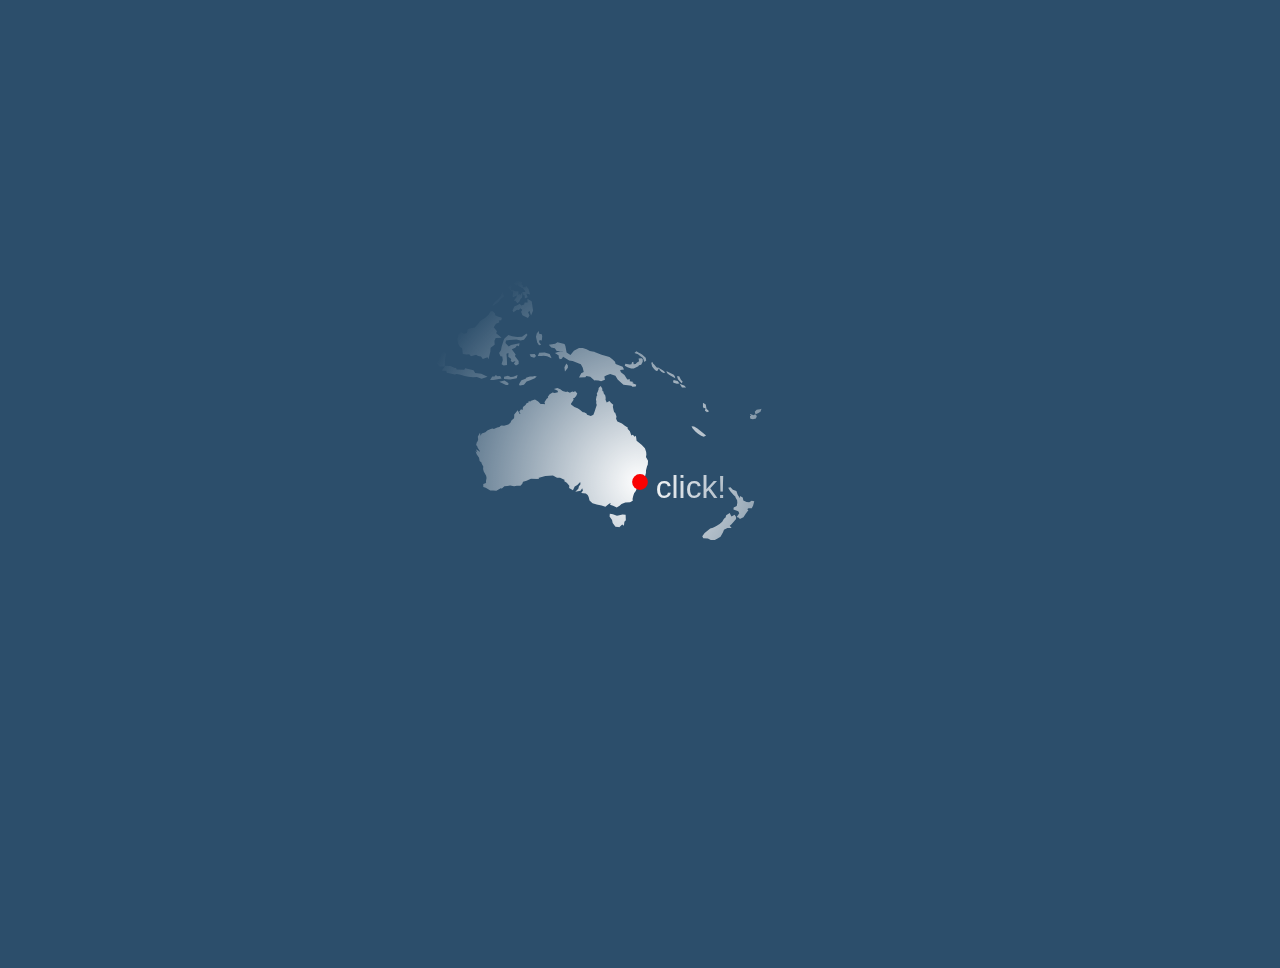
<file: src/Snap.svg-0.5.1/demos/animated-map/index.html>
<!DOCTYPE html>
<html lang="en">
    <head>
        <meta charset="utf-8">
        <meta name="copyright" content="Copyright © 2013 Adobe Systems Incorporated. All rights reserved.
 
 Licensed under the Apache License, Version 2.0 (the “License”);
 you may not use this file except in compliance with the License.
 You may obtain a copy of the License at
 
 http://www.apache.org/licenses/LICENSE-2.0
 
 Unless required by applicable law or agreed to in writing, software
 distributed under the License is distributed on an “AS IS” BASIS,
 WITHOUT WARRANTIES OR CONDITIONS OF ANY KIND, either express or implied.
 See the License for the specific language governing permissions and
 limitations under the License.">
        <title>Long Flight</title>
        <style media="screen">
        body {
            background: #2c4e6b;
        }
        </style>
        <script src="../../dist/snap.svg.js"></script>
        <script>
        window.onload = function () {
            var g = Snap();
            g.attr({
                viewBox: [0, 0, 800, 600]
            });
            
            Snap.load("map.svg", function (f) {
                function getShift(dot) {
                    return "t" + (400 - dot.x) + "," + (300 - dot.y);
                }
                var gr = f.select("g"),
                    wrd = f.select("#world").attr({fill: "#fff"}),
                    syd = f.select("#sydney").attr({fill: "red"}),
                    msk = f.select("#san_francisco").attr({fill: "red"}),
                    pth = f.select("#flight"),
                    pln = f.select("#plane"),
                    top = g.g();
                top.attr({
                    mask: g.rect(100, 0, 600, 600).attr({
                        fill: "r(.5,.5,.25)#fff-#000"
                    })
                });
                top.add(gr);
                var click = top.text(410, 310, "click!").attr({
                    font: "20px Source Sans Pro, sans-serif",
                    fill: "#fff"
                });
                pth.attr({
                    display: "none"
                });
                pln = gr.g(pln, pln.clone());
                pln.attr({
                    display: "none"
                });
                pln[0].attr({
                    stroke: "#fff",
                    strokeWidth: 2
                });
                gr.attr({
                    transform: getShift({
                        x: syd.attr("cx"),
                        y: syd.attr("cy")
                    })
                });
                var flight = gr.path().attr({
                    fill: "none",
                    stroke: "red",
                    strokeWidth: 3,
                    strokeDasharray: "5 3"
                }).insertBefore(pln);
                window.onclick = function () {
                    pln.attr({
                        display: ""
                    });
                    click.attr({
                        display: "none"
                    });
                    var flag,
                        len = Snap.path.getTotalLength(pth.attr("d"));
                    Snap.animate(0, len, function (l) {
                        // Safari bug workaround: forcing redraw
                        g.attr({width: 100 + (flag = !flag ? 1e-5 : 0) + "%"});
                        //
                        var dot = pth.getPointAtLength(l);
                        flight.attr({
                            d: pth.getSubpath(0, l)
                        });
                        pln.attr({
                            transform: "t" + [dot.x, dot.y] +
                                       "r" + (dot.alpha - 90)
                        });
                        gr.attr({
                            transform: getShift(dot)
                        });
                    }, 10000);
                };
            });
        };
        </script>
    </head>
    <body>
    </body>
</html>
</file>
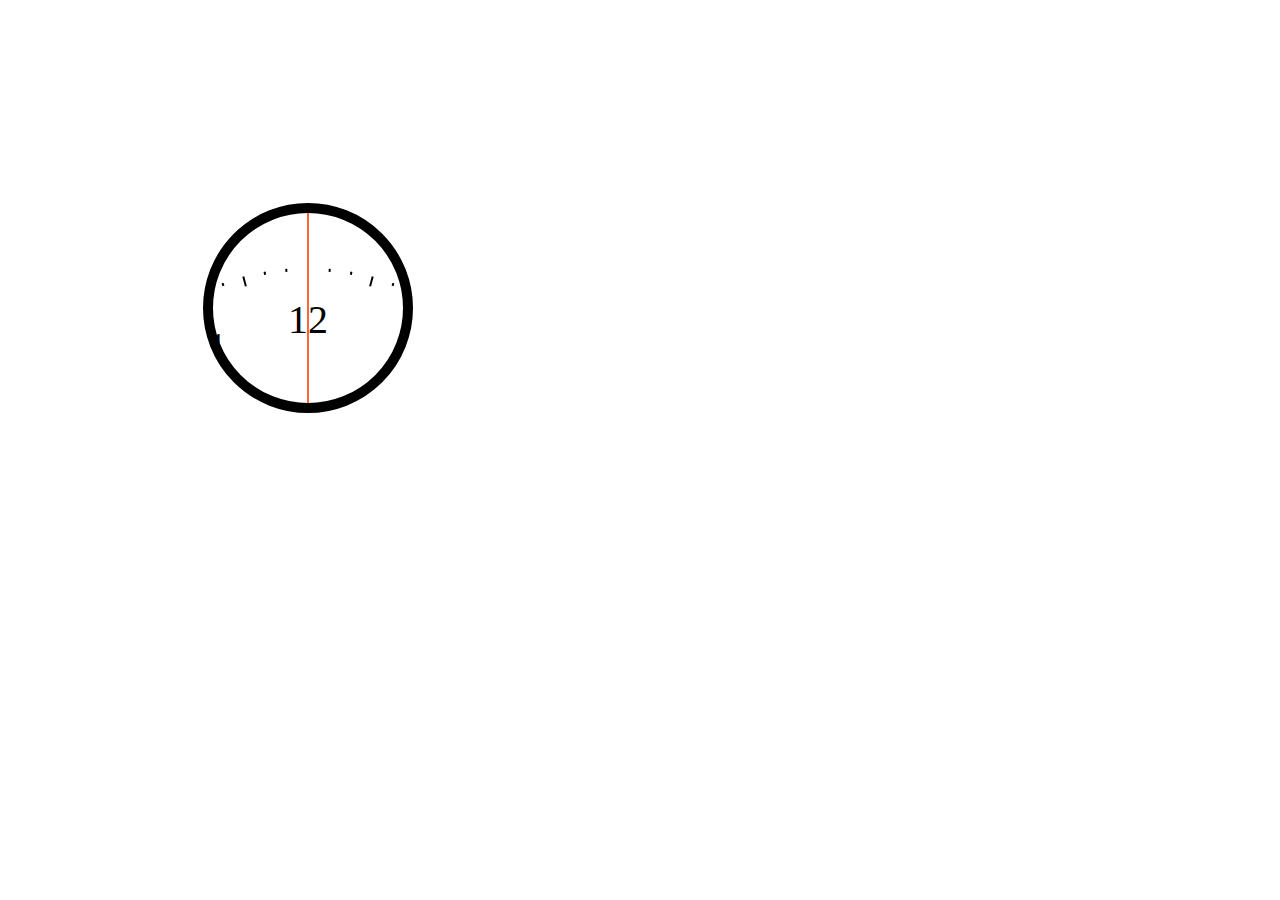
<file: src/Snap.svg-0.5.1/demos/clock/index.html>
<!DOCTYPE html>
<html lang="en">
    <head>
        <meta charset="utf-8">
        <meta name="copyright" content="Copyright © 2013 Adobe Systems Incorporated. All rights reserved.
 
 Licensed under the Apache License, Version 2.0 (the “License”);
 you may not use this file except in compliance with the License.
 You may obtain a copy of the License at
 
 http://www.apache.org/licenses/LICENSE-2.0
 
 Unless required by applicable law or agreed to in writing, software
 distributed under the License is distributed on an “AS IS” BASIS,
 WITHOUT WARRANTIES OR CONDITIONS OF ANY KIND, either express or implied.
 See the License for the specific language governing permissions and
 limitations under the License.">
        <title>Snap</title>
        <style media="screen">
        body {
            background: #fff;
        }
        </style>
        <script src="../../dist/snap.svg-min.js"></script>
        <script>
        window.onload = function () {
            var s = Snap(600, 600);
            var path = "",
                nums = s.text(300, 300, [1, 2, 3, 4, 5, 6, 7, 8, 9, 10, 11, 12]).attr({
                    font: "300 40px Helvetica Neue",
                    textAnchor: "middle"
                });
            for (var i = 0; i < 72; i++) {
                var r = i % 6 ? i % 3 ? 247 : 240 : 230,
                    sin = Math.sin(Snap.rad(5 * i)),
                    cos = Math.cos(Snap.rad(5 * i));
                path += "M" + [300 + 250 * cos, 300 + 250 * sin] + "L" + [300 + r * cos, 300 + r * sin];
                if (!(i % 6)) {
                    nums.select("tspan:nth-child(" + (i / 6 + 1) + ")").attr({
                        x: 300 + 200 * Math.cos(Snap.rad(5 * i - 60)),
                        y: 300 + 200 * Math.sin(Snap.rad(5 * i - 60)) + 15,
                    });
                }
            }
            var table = s.g(nums, s.path(path).attr({
                fill: "none",
                stroke: "#000",
                strokeWidth: 2
            })).attr({
                transform: "t0,210"
            });
            s.g(table).attr({
                clip: s.circle(300, 300, 100)
            });
            var hand = s.line(300, 200, 300, 400).attr({
                fill: "none",
                stroke: "#f63",
                strokeWidth: 2
            });
            s.circle(300, 300, 100).attr({
                stroke: "#000",
                strokeWidth: 10,
                fillOpacity: 0
            }).click(function () {
                Snap.animate(0, 360, function (val) {
                    table.transform("t" +
                    [
                        210 * Math.cos(Snap.rad(val + 90)), 
                        210 * Math.sin(Snap.rad(val + 90))
                    ]);
                    hand.transform("r" + [val, 300, 300]);
                }, 12000);
            });
            
        };
        </script>
    </head>
    <body>
    </body>
</html>
</file>
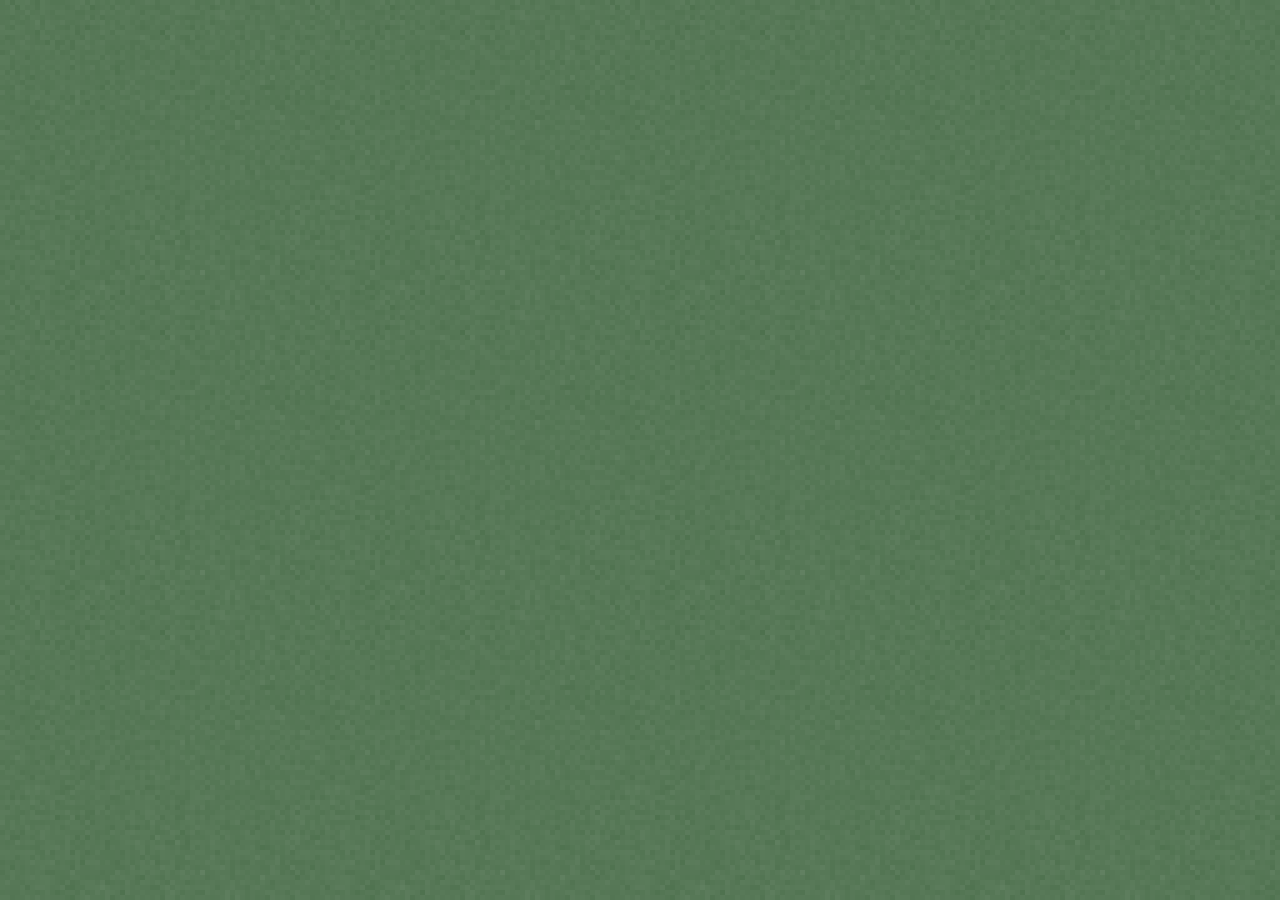
<file: src/Snap.svg-0.5.1/demos/pattern/index.html>
<!DOCTYPE html>
<html lang="en">
    <head>
        <meta charset="utf-8">
        <meta name="copyright" content="Copyright © 2013 Adobe Systems Incorporated. All rights reserved.
 
 Licensed under the Apache License, Version 2.0 (the “License”);
 you may not use this file except in compliance with the License.
 You may obtain a copy of the License at
 
 http://www.apache.org/licenses/LICENSE-2.0
 
 Unless required by applicable law or agreed to in writing, software
 distributed under the License is distributed on an “AS IS” BASIS,
 WITHOUT WARRANTIES OR CONDITIONS OF ANY KIND, either express or implied.
 See the License for the specific language governing permissions and
 limitations under the License.">
        <title>Snap</title>
        <style media="screen">
        body {
            background: #030 url("bg.png");
        }
        </style>
        <script src="../../dist/snap.svg-min.js"></script>
        <script>
        window.onload = function () {
            1
            var s = Snap("100%", 600);
            
            // 2
            // var c = s.circle(100, 100, 50);
            // 
            // 3
            // c.attr({
            //     fill: "#bada55",
            //     stroke: "#000",
            //     "stroke-width": 5
            // });
            // 
            // 4
            // var c2 = s.circle(70, 100, 40);
            // var g = s.group(c2, s.circle(130, 100, 40));
            // g.attr({
            //     fill: "#fff"
            // });
            // 
            // 5
            // c.attr({
            //     mask: g
            // });
            // 
            // 6
            // c2.animate({r: 25}, 1000);
            // 
            // 7
            // g.select("circle:nth-child(2)").animate({r: 25}, 1000);
            // 
            // 8
            // var p = s.path("M10-5-10,15M15,0,0,15M0-5-20,15").attr({
            //         fill: "none",
            //         stroke: "#bada55",
            //         strokeWidth: 5
            //     }).pattern(0, 0, 10, 10);
            // c.attr({
            //     fill: p
            // });
            // 
            // 9
            // g.attr({
            //     fill: Snap(document.getElementById("pattern"))
            // });
            // 
            // 10
            // g.attr({fill: "r()#fff-#000"});
            // 
            // 11
            // g.attr({fill: "R(100, 100, 50)#fff-#000"});
            // 
            // 12
            // p.select("path").animate({stroke: "#f00"}, 1000);
            // 
            // 13
            // Snap.load("demo-card.svg", function (f) {
            //     f.select("path[fill='#D40000']").attr({fill: "#bada55"});
            //     g = s.group(f.selectAll("path"));
            //     s.append(g);
            // 
            //     14
            //     g.attr({
            //         transform: "r45t100,0s.5"
            //     });
            //                 
            //     15
            //     console.log(g.attr("transform"));
            //                 
            //     16
            //     g.drag();
            // });
            // 
            // 17
            // s.text(200, 100, "Snap.SVG");
            // 
            // 18
            // var t = s.text(200, 120, ["S","n","a","p",".","S","V","G"]);
            // t.selectAll("tspan:nth-child(odd)").attr({
            //     fill: "#900",
            //     "font-size": "20px"
            // });
        };
        </script>
    </head>
    <body>
        <svg width="0" height="0">
            <pattern id="pattern" patternUnits="userSpaceOnUse" x="0" y="0" width="10" height="10" viewBox="0 0 10 10">
                <path d="M-5,0,10,15M0-5,15,10" stroke="white" stroke-width="5"/>
            </pattern>
        </svg>
    </body>
</html>
</file>
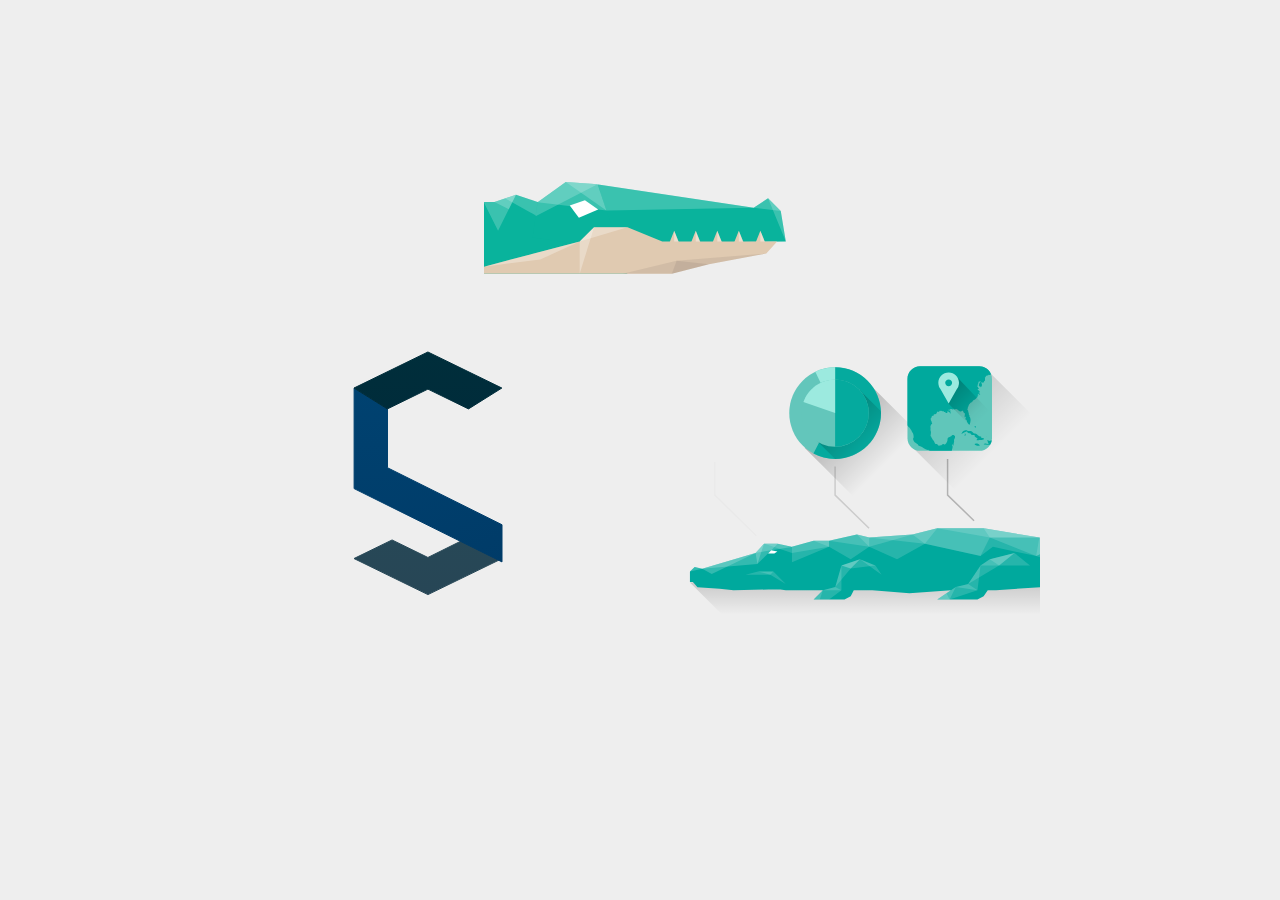
<file: src/Snap.svg-0.5.1/demos/snap-mascot/index.html>
<!DOCTYPE html>
<html lang="en">
    <head>
        <meta charset="utf-8">
        <meta name="copyright" content="Copyright © 2013 Adobe Systems Incorporated. All rights reserved.
 
 Licensed under the Apache License, Version 2.0 (the “License”);
 you may not use this file except in compliance with the License.
 You may obtain a copy of the License at
 
 http://www.apache.org/licenses/LICENSE-2.0
 
 Unless required by applicable law or agreed to in writing, software
 distributed under the License is distributed on an “AS IS” BASIS,
 WITHOUT WARRANTIES OR CONDITIONS OF ANY KIND, either express or implied.
 See the License for the specific language governing permissions and
 limitations under the License.">
        <title>Snap</title>
        <link rel="stylesheet" href="style.css">
    </head>
    <body>
        <iframe src="crocodile-1.html" ></iframe>
        <br>
        <iframe src="snap-logo.html" ></iframe>
        <iframe src="crocodile-2.html" ></iframe>
    </body>
</html>
</file>
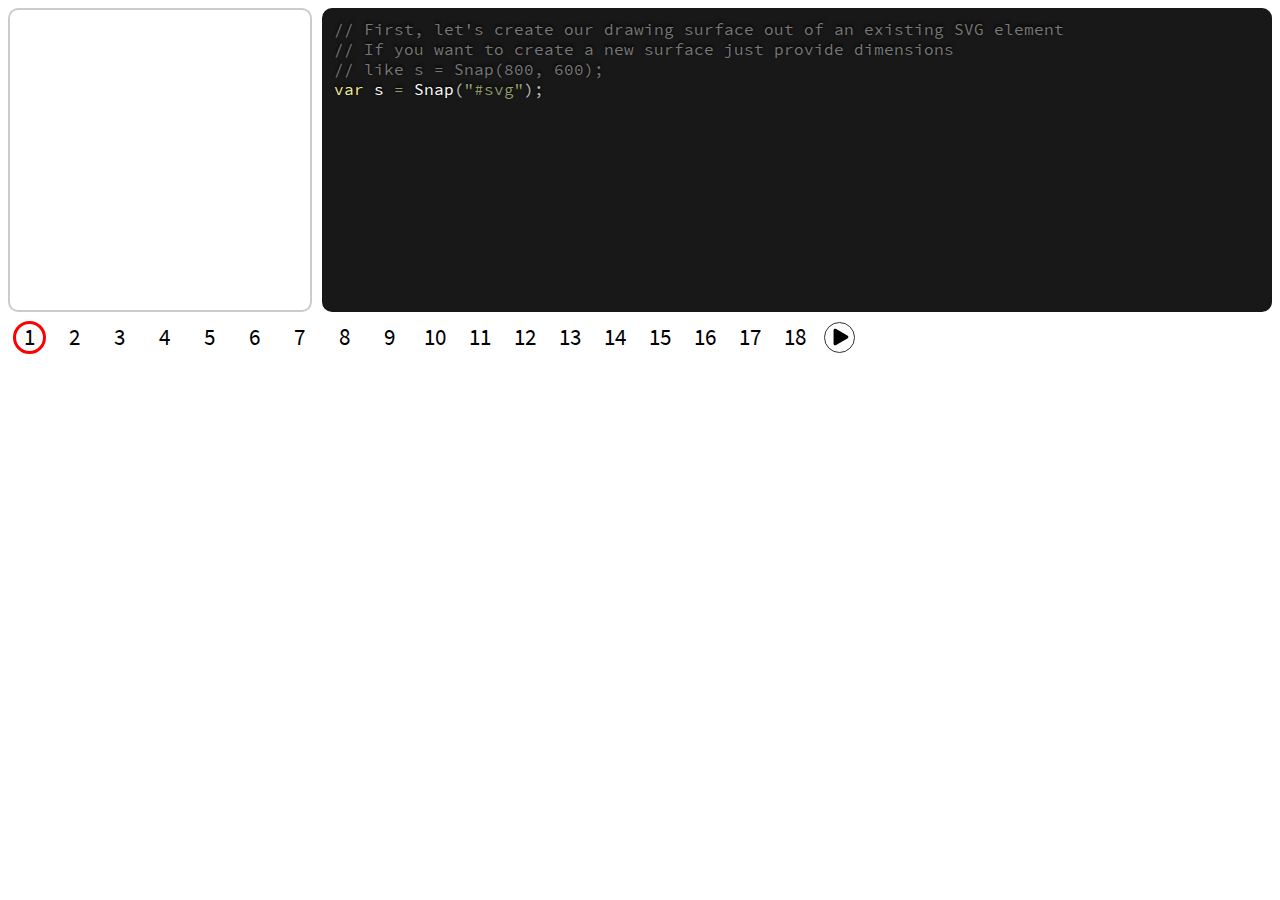
<file: src/Snap.svg-0.5.1/demos/tutorial/index.html>
<!DOCTYPE html>
<html lang="en">
    <head>
        <meta charset="utf-8">
        <title>Tutorial</title>
        <link rel="stylesheet" href="../../doc/fonts/stylesheet.css">
        <link rel="stylesheet" href="../../doc/css/prism.css">
        <style media="screen">
            pre.code {
                -moz-border-radius: 10px;
                -webkit-border-radius: 10px;
                border-radius: 10px;
                padding: 10px;
                height: 280px;
                overflow: auto;
                background: #181818;
                border: solid 2px #181818;
            }
            #codelines {
                display: none;
            }
            #svg {
                -moz-border-radius: 10px;
                -webkit-border-radius: 10px;
                border-radius: 10px;
                border: solid 2px #ccc;
                width: 300px;
                height: 300px;
                float: left;
                margin-right: 10px;
                font: 1em source-sans-pro, Source Sans Pro, Helvetica, sans-serif;
            }
        </style>
        <script src="../../dist/snap.svg-min.js"></script>
        <script src="../../doc/js/prism.js"></script>
        <script>
        var S;
        window.onload = function () {
            var s = Snap(850, 35);
            function chooser(s, count) {
                var loop = "M35,65a30,30,0,0,0,0-60a30,30,0,0,0,0,60",
                    line = "M35,65a30,30,0,0,0,0-60a30,30,0,0,0,0,60c30,0,60-60,90-60a30,30,0,0,1,0,60a30,30,0,0,1,0-60",
                    l1 = Snap.path.getTotalLength(loop),
                    l2 = Snap.path.getTotalLength(line),
                    cur = 1,
                    p = s.path({
                        path: loop,
                        fill: "none",
                        stroke: "#f00",
                        strokeWidth: 6,
                        strokeLinecap: "round"
                    });
                for (var i = 1; i <= count; i++) {
                    s.text(90 * i - 55, 49, i).attr({
                        font: "45px source-sans-pro, Source Sans Pro, Helvetica, sans-serif",
                        textAnchor: "middle"
                    });
                    (function (i) {
                        s.circle(90 * i - 55, 35, 40).attr({
                            opacity: 0
                        }).click(eve.f("tut.click", i - 1));
                    }(i));
                }
                s.path("M11.166,23.963L22.359,17.5c1.43-0.824,1.43-2.175,0-3L11.166,8.037c-1.429-0.826-2.598-0.15-2.598,1.5v12.926C8.568,24.113,9.737,24.789,11.166,23.963z").transform("t" + (90 * (count + 1) - 68) + ",18s2");
                var but = s.circle(90 * (count + 1) - 55, 35, 30).attr({
                    fillOpacity: 0,
                    stroke: "#333",
                    strokeWidth: 2
                });
                eve.on("tut.click", function (I) {
                    p.attr({
                        path: loop,
                        transform: "t" + (90 * I) + ",0"
                    });
                    cur = I + 1;
                });
                function frameHandler(frame) {
                    function anim() {
                        cur++;
                        if (cur > count) {
                            return;
                        }
                        if (typeof frame == "function") {
                            frame(cur);
                        }
                        Snap.animate(0, l2 - l1, function (val) {
                            p.attr({
                                path: Snap.path.getSubpath(line, val, val + l1)
                            });
                        }, 500, function () {
                            p.attr({
                                path: loop,
                                transform: p.transform() + "t90,0"
                            });
                        });
                    }
                    if (typeof frame == "function") {
                        but.click(anim);
                    } else {
                        anim();
                    }
                }
                return frameHandler;
            }
            var g = s.g();
            g.attr({
                transform: "s.5,.5,0,0"
            });
            var str = "",
                code = document.getElementById("code");
            var domcodelines = document.querySelectorAll("#codelines li"),
                codelines = [],
                replacers = {},
                lines = [],
                callback = function (i) {
                    lines = [];
                    for (var j = 1; j <= i; j++) {
                        replacers[j - 1] && lines.pop();
                        lines.push(codelines[j - 1]);
                    }
                    Snap("#svg").clear();
                    str = lines.join("\n");
                    eval(str);
                    code.innerHTML = Prism.highlight(str, Prism.languages.javascript);
                    code.parentNode.scrollTop = code.parentNode.scrollTopMax || 1e9;
                };
            for (var i = 0, ii = domcodelines.length; i < ii; i++) {
                codelines[i] = domcodelines[i].innerHTML;
                if (domcodelines[i].className == "replace") {
                    replacers[i] = true;
                }
            }
            callback(1);
            chooser(g, codelines.length)(callback);
            eve.on("tut.click", function (I) {
                callback(I + 1);
            });
        };
        </script>
    </head>
    <body>
        <ol id="codelines">
<li>// First, let's create our drawing surface out of an existing SVG element
// If you want to create a new surface just provide dimensions
// like s = Snap(800, 600);
var s = Snap("#svg");</li>
<li>// Let's create a big circle in the middle:
var bigCircle = s.circle(150, 150, 100);
// By default it is black, let's change its attributes</li>
<li>bigCircle.attr({
    fill: "#bada55",
    stroke: "#000",
    strokeWidth: 5
});</li>
<li>// Now let's create another small circle:
var smallCircle = s.circle(100, 150, 70);</li>
<li>// Let's put this small circle and another one into a group:
var discs = s.group(smallCircle, s.circle(200, 150, 70));</li>
<li>// Now we can change attributes for the whole group
discs.attr({
    fill: "#fff"
});</li>
<li>// Now more interesting stuff
// Let's assign this group as a mask for our big circle
bigCircle.attr({
    mask: discs
});</li>
<li>// Despite our small circle being part of a group
// and part of a mask we can still access it:
smallCircle.animate({r: 50}, 1000);</li>
<li>// We don’t have a reference for second small circle,
// but we can easily grab it with CSS selectors:
discs.select("circle:nth-child(2)").animate({r: 50}, 1000);</li>
<li>// Now let's create pattern
var p = s.path("M10-5-10,15M15,0,0,15M0-5-20,15").attr({
        fill: "none",
        stroke: "#bada55",
        strokeWidth: 5
    });
// To create a pattern,
// just specify dimensions in the pattern method:
p = p.pattern(0, 0, 10, 10);
// Then use it as a fill on the big circle
bigCircle.attr({
    fill: p
});</li>
<li>// We can also grab a pattern from an SVG
// already embedded into our page
discs.attr({
    fill: Snap("#pattern")
});</li>
<li>// Let's change the fill of the circles to gradient
// This string means relative radial gradient
// from white to black
discs.attr({fill: "r()#fff-#000"});
// Note that we have two gradients, one for each circle</li>
<li>// If we want them to share one gradient,
// we need to use an absolute gradient with capital R
discs.attr({fill: "R(150, 150, 100)#fff-#000"});</li>
<li>// Of course we can animate color as well
p.select("path").animate({stroke: "#f00"}, 1000);</li>
<li>// Now let's load an external SVG file:
Snap.load("mascot.svg", function (f) {
    // Note that we traverse and change attr before the SVG
    // is even added to the page
    f.select("polygon[fill='#09B39C']").attr({fill: "#bada55"});
    g = f.select("g");
    s.append(g);
    // Making croc draggable. Go ahead drag it around!
    g.drag();
    // Obviously drag could take event handlers too
    // Looks like our croc is made from more than one polygon...
});</li>
<li class="replace">// Now let's load an external SVG file:
Snap.load("mascot.svg", function (f) {
    // Note that we traverse and change attr before SVG
    // is even added to the page
    f.selectAll("polygon[fill='#09B39C']").attr({fill: "#bada55"});
    g = f.select("g");
    s.append(g);
    // Making croc draggable. Go ahead drag it around!
    g.drag();
    // Obviously drag could take event handlers too
    // That’s better! selectAll for the rescue.
});</li>
<li>// Writing text is as simple as:
s.text(200, 100, "Snap.svg");</li>
<li>// Provide an array of strings (or arrays), to generate tspans
var t = s.text(200, 120, ["Snap", ".", "svg"]);
t.selectAll("tspan:nth-child(3)").attr({
    fill: "#900",
    "font-size": "20px"
});</li>
        </ol>
        <svg id="svg"></svg>
        <pre class="javascript code"><code data-language="javascript" class="language-javascript" id="code"></code></pre>
        <svg width="0" height="0">
            <pattern id="pattern" patternUnits="userSpaceOnUse" x="0" y="0" width="10" height="10" viewBox="0 0 10 10">
                <path d="M-5,0,10,15M0-5,15,10" stroke="white" stroke-width="5"/>
            </pattern>
        </svg>
    </body>
</html>
</file>
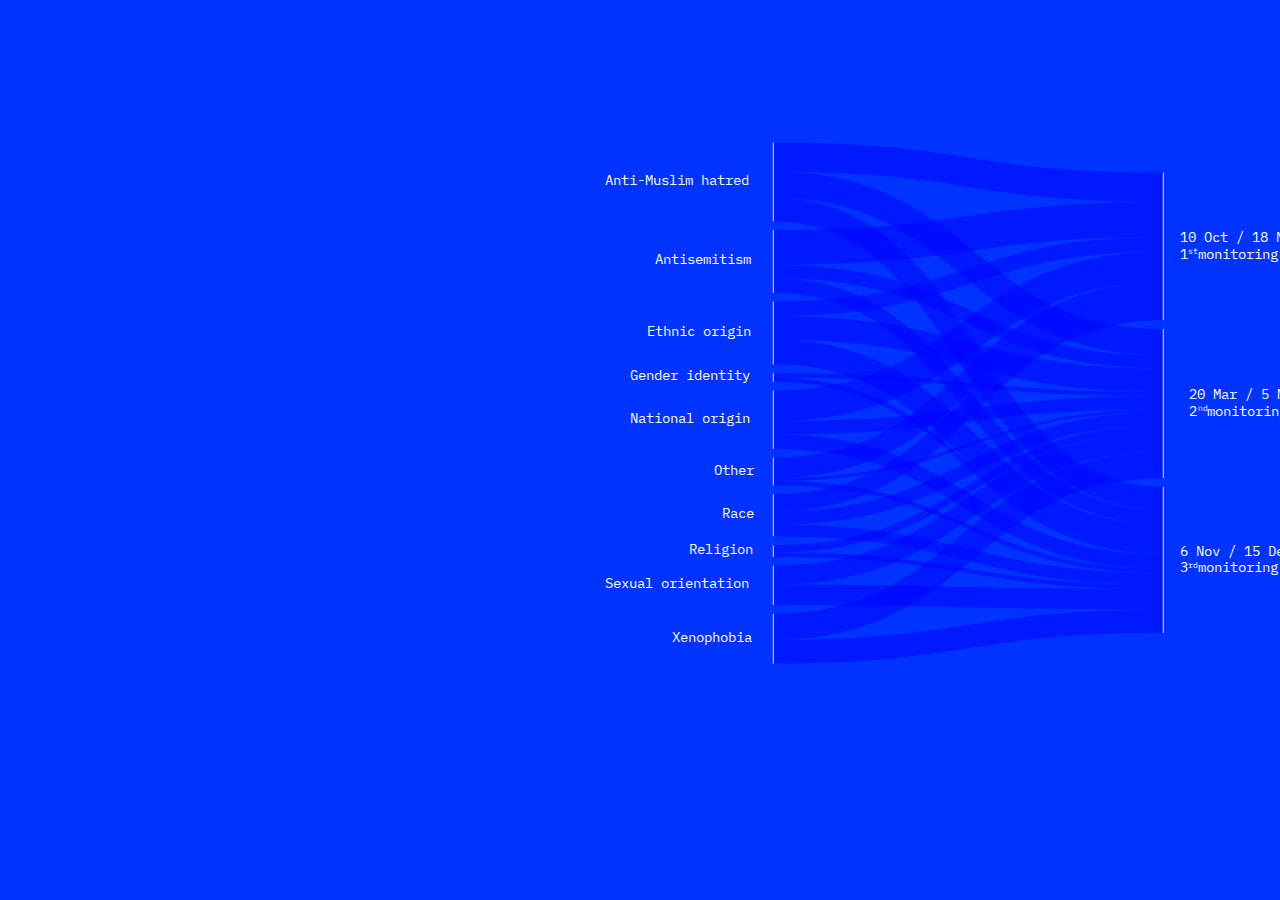
<file: categories_alluvial.html>
<html>

<head>
    <link rel="stylesheet" type="text/css" href="src/style.css">
    <link rel="stylesheet" type="text/css" href="src/font.css">
    <link rel="stylesheet" type="text/css" href="src/categories_alluvial.css">
</head>

<body>

    <?xml version="1.0" encoding="utf-8"?>
    <!-- Generator: Adobe Illustrator 22.1.0, SVG Export Plug-In . SVG Version: 6.00 Build 0)  -->
    <svg version="1.1" xmlns="http://www.w3.org/2000/svg" xmlns:xlink="http://www.w3.org/1999/xlink" x="0px" y="0px" width="1920px"
         height="1080px" viewBox="0 0 1920 1080" style="enable-background:new 0 0 1920 1080;" xml:space="preserve">

    <g id="3rd-monitoring">
        <path class="stroke stroke0 3rd" d="M711.6,279.4c259.4,0,259.4,385.3,518.8,385.3"/>
        <path class="stroke stroke1 3rd" d="M711.6,380.6C971,380.6,971,690,1230.4,690"/>
        <path class="stroke stroke2 3rd" d="M711.6,469.2c259.4,0,259.4,247.1,518.8,247.1"/>
        <path class="stroke stroke3 3rd" d="M711.6,506.1c259.4,0,259.4,229.7,518.8,229.7"/>
        <path class="stroke stroke1 3rd" d="M711.6,588.9c259.4,0,259.4,159.7,518.8,159.7"/>
        <path class="stroke stroke3 3rd" d="M711.6,644.3c259.4,0,259.4,116.9,518.8,116.9"/>
        <path class="stroke stroke4 3rd" d="M711.6,707.5c259.4,0,259.4,64.4,518.8,64.4"/>
        <path class="stroke stroke3 3rd" d="M711.6,739.6c259.4,0,259.4,43.1,518.8,43.1"/>
        <path class="stroke stroke5 3rd" d="M711.6,793.1c259.4,0,259.4,6.1,518.8,6.1"/>
        <path class="stroke stroke0 3rd" d="M711.6,869c259.4,0,259.4-40.5,518.8-40.5"/>
    </g>
    <g id="2nd-monitoring">
        <path class="stroke stroke6 2nd" d="M711.6,246.3c259.4,0,259.4,210,518.8,210"/>
        <path class="stroke stroke7 2nd" d="M711.6,362.1c259.4,0,259.4,120.4,518.8,120.4"/>
        <path class="stroke stroke0 2nd" d="M711.6,437.1c259.4,0,259.4,69.9,518.8,69.9"/>
        <path class="stroke stroke3 2nd" d="M711.6,500.3c259.4,0,259.4,25.2,518.8,25.2"/>
        <path class="stroke stroke7 2nd" d="M711.6,570.3c259.4,0,259.4-33.2,518.8-33.2"/>
        <path class="stroke stroke8 2nd" d="M711.6,639.4c259.4,0,259.4-91.6,518.8-91.6"/>
        <path class="stroke stroke7 2nd" d="M711.6,691C971,691,971,558.6,1230.4,558.6"/>
        <path class="stroke stroke9 2nd" d="M711.6,731.8c259.4,0,259.4-159.5,518.8-159.5"/>
        <path class="stroke stroke10 2nd" d="M711.6,766.8c259.4,0,259.4-177,518.8-177"/>
        <path class="stroke stroke6 2nd" d="M711.6,835.8C971,835.8,971,620,1230.4,620"/>
    </g>
    <g id="st-monitoring">
        <path class="stroke stroke11 1st" d="M711.6,209.4c259.4,0,259.4,40.5,518.8,40.5"/>
        <path class="stroke stroke12 1st" d="M711.6,330c259.4,0,259.4-37.3,518.8-37.3"/>
        <path class="stroke stroke1 1st" d="M711.6,411.7c259.4,0,259.4-85.9,518.8-85.9"/>
        <path class="stroke stroke13 1st" d="M711.6,541.1C971,541.1,971,356,1230.4,356"/>
        <path class="stroke stroke5 1st" d="M711.6,623.8c259.4,0,259.4-233.7,518.8-233.7"/>
        <path class="stroke stroke14 1st" d="M711.6,670.5c259.4,0,259.4-255.1,518.8-255.1"/>
    </g>
    <g id="lines-values">
        <rect x="1230.4" y="649.1" class="vertical-values" width="1.2" height="194.9"/>
        <rect x="1230.4" y="438.7" class="vertical-values" width="1.2" height="198.8"/>
        <rect x="1230.4" y="230" class="vertical-values" width="1.2" height="197.1"/>
        <rect x="710.4" y="190" class="vertical-values" width="1.2" height="105"/>
        <rect x="710.4" y="306.6" class="vertical-values" width="1.2" height="83.8"/>
        <rect x="710.4" y="402" class="vertical-values" width="1.2" height="83.8"/>
        <rect x="710.4" y="497.4" class="vertical-values" width="1.2" height="11.7"/>
        <rect x="710.4" y="520.6" class="vertical-values" width="1.2" height="78"/>
        <rect x="710.4" y="610.2" class="vertical-values" width="1.2" height="37"/>
        <rect x="710.4" y="658.8" class="vertical-values" width="1.2" height="56.5"/>
        <rect x="710.4" y="726.9" class="vertical-values" width="1.2" height="15.6"/>
        <rect x="710.4" y="754.1" class="vertical-values" width="1.2" height="52.6"/>
        <rect x="710.4" y="818.3" class="vertical-values" width="1.2" height="66.3"/>
    </g>
    <g id="Monitoring">
        <text transform="matrix(1 0 0 1 1253.2207 323.1324)" class="texts stroke 1st">10 Oct / 18 Nov</text>
        <text transform="matrix(1 0 0 1 1253.2207 345.3668)" class="texts stroke 1st">1</text>
        <text transform="matrix(0.583 0 0 0.583 1264.3379 339.1968)" class="texts stroke 1st">st</text>
        <text transform="matrix(1 0 0 1 1277.2998 345.3668)" class="texts stroke 1st"> monitoring</text>
        <text transform="matrix(1 0 0 1 1265.7705 532.5464)" class="texts stroke 2nd">20 Mar / 5 May</text>
        <text transform="matrix(1 0 0 1 1265.7705 554.7808)" class="texts stroke 2nd">2</text>
        <text transform="matrix(0.583 0 0 0.583 1276.8877 548.6109)" class="texts stroke 2nd">nd</text>
        <text transform="matrix(1 0 0 1 1289.8496 554.7808)" class="texts stroke 2nd"> monitoring </text>
        <text transform="matrix(1 0 0 1 1253.2197 740.9976)" class="texts stroke 3rd">6 Nov / 15 Dec</text>
        <text transform="matrix(1 0 0 1 1253.2197 763.232)" class="texts stroke 3rd">3</text>
        <text transform="matrix(0.583 0 0 0.583 1264.3369 757.0621)" class="texts stroke 3rd">rd</text>
        <text transform="matrix(1 0 0 1 1277.2988 763.232)" class="texts stroke 3rd"> monitoring</text>
    </g>
    <g id="Categories">
        <text transform="matrix(1 0 0 1 486.9316 246.4263)" class="texts">Anti-Muslim hatred</text>
        <text transform="matrix(1 0 0 1 553.6328 352.5406)" class="texts">Antisemitism</text>
        <text transform="matrix(1 0 0 1 542.5156 447.9351)" class="texts">Ethnic origin</text>
        <text transform="matrix(1 0 0 1 520.2813 507.2701)" class="texts">Gender identity</text>
        <text transform="matrix(1 0 0 1 520.2813 563.6812)" class="texts">National origin</text>
        <text transform="matrix(1 0 0 1 631.4512 632.7623)" class="texts">Other</text>
        <text transform="matrix(1 0 0 1 642.5684 691.1216)" class="texts">Race</text>
        <text transform="matrix(1 0 0 1 598.0996 738.7613)" class="texts">Religion</text>
        <text transform="matrix(1 0 0 1 486.9316 784.4527)" class="texts">Sexual orientation</text>
        <text transform="matrix(1 0 0 1 575.8672 855.482)" class="texts">Xenophobia</text>
    </g>
    </svg>
    

</body>

<script type="text/javascript" src="src/categories_alluvial.js" onload="console.log(this.src)"></script>

</html>
</file>
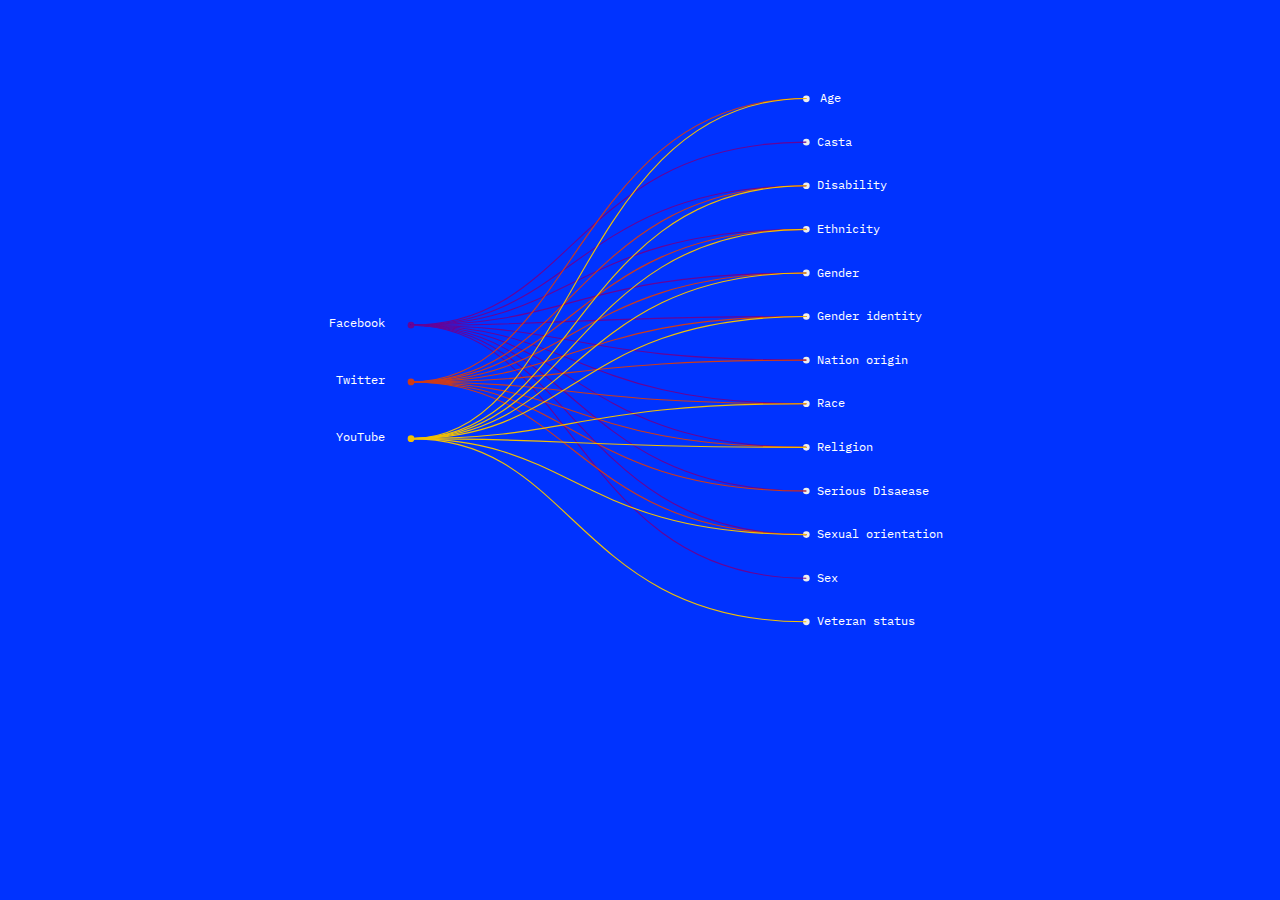
<file: categories_graph.html>
<html>

<head>
    <link rel="stylesheet" type="text/css" href="src/style.css">
    <link rel="stylesheet" type="text/css" href="src/font.css">
    <link rel="stylesheet" type="text/css" href="src/categories_graph.css">
</head>

<body>

    <?xml version="1.0" encoding="utf-8"?>
    <!-- Generator: Adobe Illustrator 22.0.0, SVG Export Plug-In . SVG Version: 6.00 Build 0)  -->
    <svg version="1.1" xmlns="http://www.w3.org/2000/svg" xmlns:xlink="http://www.w3.org/1999/xlink" x="0px" y="0px"
        viewBox="0 0 1920 1080" style="enable-background:new 0 0 1920 1080;" xml:space="preserve">

        <g id="Testi-Social">
            <text transform="matrix(1 0 0 1 504.481 576.2192)" class="testi social social-all twitter" id="twitter">Twitter</text>
            <text transform="matrix(1 0 0 1 493.7163 491.1265)" class="testi social social-all facebook" id="facebook">Facebook</text>
            <text transform="matrix(1 0 0 1 504.481 661.312)" class="testi social social-all youtube" id="youtube">YouTube</text>
            <circle class="fb-ball" cx="616.5" cy="487.8" r="5" />
            <circle class="tw-ball" cx="616.5" cy="572.9" r="5" />
            <circle class="yt-ball" cx="616.5" cy="658" r="5" />
        </g>
        <g id="Testi-Parole">
            <text transform="matrix(1 0 0 1 1225.1851 545.5879)" class="testi category-words social-all nation-or facebook twitter">Nation origin</text>
            <text transform="matrix(1 0 0 1 1225.1851 611.001)" class="testi category-words social-all race facebook youtube twitter">Race</text>
            <text transform="matrix(1 0 0 1 1225.1851 414.7612)" class="testi category-words social-all gender facebook youtube twitter">Gender</text>
            <text transform="matrix(1 0 0 1 1225.1851 676.4146)" class="testi category-words social-all religion facebook youtube twitter">Religion</text>
            <text transform="matrix(1 0 0 1 1225.1851 807.2407)" class="testi category-words social-all sexual facebook youtube twitter">Sexual orientation</text>
            <text transform="matrix(1 0 0 1 1225.1851 218.5215)" class="testi category-words social-all casta facebook">Casta</text>
            <text transform="matrix(1 0 0 1 1225.1851 872.6538)" class="testi category-words social-all sex facebook">Sex</text>
            <text transform="matrix(1 0 0 1 1225.1851 349.3481)" class="testi category-words social-all ethnicity facebook youtube twitter">Ethnicity</text>
            <text transform="matrix(1 0 0 1 1225.1851 480.1743)" class="testi category-words social-all gender-id facebook youtube twitter">Gender identity</text>
            <text transform="matrix(1 0 0 1 1225.1851 283.9341)" class="testi category-words social-all disability facebook youtube twitter">Disability</text>
            <text transform="matrix(1 0 0 1 1225.1851 741.8276)" class="testi category-words social-all serious-dis facebook twitter">Serious Disaease</text>
            <text transform="matrix(1 0 0 1 1225.1851 938.0679)" class="testi category-words social-all veteran youtube">Veteran status</text>
            <text transform="matrix(1 0 0 1 1229.689 153.1079)" class="testi category-words social-all age youtube twitter">Age</text>
            <circle class="w-ball category-words social-all casta facebook" cx="1209.5" cy="213.2" r="5" />
            <circle class="w-ball category-words social-all age youtube twitter" cx="1209.5" cy="148.2" r="5" />
            <circle class="w-ball category-words social-all disability facebook youtube twitter" cx="1209.5" cy="278.6" r="5" />
            <circle class="w-ball category-words social-all ethnicity facebook youtube twitter" cx="1209.5" cy="344" r="5" />
            <circle class="w-ball category-words social-all gender facebook youtube twitter" cx="1209.5" cy="409.4" r="5" />
            <circle class="w-ball category-words social-all gender-id facebook youtube twitter" cx="1209.5" cy="474.8" r="5" />
            <circle class="w-ball category-words social-all nation-or facebook twitter" cx="1209.5" cy="540.2" r="5" />
            <circle class="w-ball category-words social-all race facebook youtube twitter" cx="1209.5" cy="605.6" r="5" />
            <circle class="w-ball category-words social-all religion facebook youtube twitter" cx="1209.5" cy="671" r="5" />
            <circle class="w-ball category-words social-all serious-dis facebook twitter" cx="1209.5" cy="736.5" r="5" />
            <circle class="w-ball category-words social-all sexual facebook youtube twitter" cx="1209.5" cy="801.9" r="5" />
            <circle class="w-ball category-words social-all sex facebook" cx="1209.5" cy="867.3" r="5" />
            <circle class="w-ball category-words social-all veteran youtube" cx="1209.5" cy="932.7" r="5" />
        </g>
        <g id="Linee-FB">
            <path class="fb-paths all-paths facebook social-all casta" d="M1209.5,213.2c-346,0-346,274.7-593.2,274.7" />
            <path class="fb-paths all-paths facebook social-all disability" d="M1209.5,278.6c-346,0-346,209.3-593.2,209.3" />
            <path class="fb-paths all-paths facebook social-all ethnicity" d="M1209.5,344c-346,0-346,143.9-593.2,143.9" />
            <path class="fb-paths all-paths facebook social-all gender" d="M1209.5,409.4c-346,0-346,78.4-593.2,78.4" />
            <path class="fb-paths all-paths facebook social-all gender-id" d="M1209.5,474.8c-346,0-346,13-593.2,13" />
            <path class="fb-paths all-paths facebook social-all nation-or" d="M1209.5,540.2c-346,0-346-52.4-593.2-52.4" />
            <path class="fb-paths all-paths facebook social-all race" d="M1209.5,605.6c-346,0-346-117.8-593.2-117.8" />
            <path class="fb-paths all-paths facebook social-all religion" d="M1209.5,671c-346,0-346-183.2-593.2-183.2" />
            <path class="fb-paths all-paths facebook social-all serious-dis" d="M1209.5,736.5c-346,0-346-248.6-593.2-248.6" />
            <path class="fb-paths all-paths facebook social-all sexual" d="M1209.5,801.9c-346,0-346-314-593.2-314" />
            <path class="fb-paths all-paths facebook social-all sex" d="M1209.5,867.3c-346,0-346-379.5-593.2-379.5" />
        </g>
        <g id="Linee-TW">
            <path class="tw-paths all-paths twitter social-all disability" d="M1209.5,278.6c-346,0-346,294.4-593.2,294.4" />
            <path class="tw-paths all-paths twitter social-all ethnicity" d="M1209.5,344c-346,0-346,228.9-593.2,228.9" />
            <path class="tw-paths all-paths twitter social-all gender" d="M1209.5,409.4c-346,0-346,163.5-593.2,163.5" />
            <path class="tw-paths all-paths twitter social-all gender-id" d="M1209.5,474.8c-346,0-346,98.1-593.2,98.1" />
            <path class="tw-paths all-paths twitter social-all nation-or" d="M1209.5,540.2c-346,0-346,32.7-593.2,32.7" />
            <path class="tw-paths all-paths twitter social-all race" d="M1209.5,605.6c-346,0-346-32.7-593.2-32.7" />
            <path class="tw-paths all-paths twitter social-all religion" d="M1209.5,671c-346,0-346-98.1-593.2-98.1" />
            <path class="tw-paths all-paths twitter social-all serious-dis" d="M1209.5,736.5c-346,0-346-163.5-593.2-163.5" />
            <path class="tw-paths all-paths twitter social-all sexual" d="M1209.5,801.9c-346,0-346-228.9-593.2-228.9" />
            <path class="tw-paths all-paths twitter social-all age" d="M1209.5,147.7c-346,0-346,425.2-593.2,425.2" />
        </g>
        <g id="Linee-YT">
            <path class="yt-paths all-paths youtube social-all disability" d="M1209.5,278.6c-346,0-346,379.5-593.2,379.5" />
            <path class="yt-paths all-paths youtube social-all ethnicity" d="M1209.5,344c-346,0-346,314-593.2,314" />
            <path class="yt-paths all-paths youtube social-all gender" d="M1209.5,409.4c-346,0-346,248.6-593.2,248.6" />
            <path class="yt-paths all-paths youtube social-all gender-id" d="M1209.5,474.8c-346,0-346,183.2-593.2,183.2" />
            <path class="yt-paths all-paths youtube social-all race" d="M1209.5,605.6c-346,0-346,52.4-593.2,52.4" />
            <path class="yt-paths all-paths youtube social-all religion" d="M1209.5,671c-346,0-346-13-593.2-13" />
            <path class="yt-paths all-paths youtube social-all sexual" d="M1209.5,801.9c-346,0-346-143.9-593.2-143.9" />
            <path class="yt-paths all-paths youtube social-all veteran" d="M1209.5,932.7c-346,0-346-274.7-593.2-274.7" />
            <path class="yt-paths all-paths youtube social-all age" d="M1209.5,147.7c-346,0-346,510.3-593.2,510.3" />
        </g>
    </svg>


</body>

<script type="text/javascript" src="src/categories_graph.js" onload="console.log(this.src)"></script>

</html>
</file>
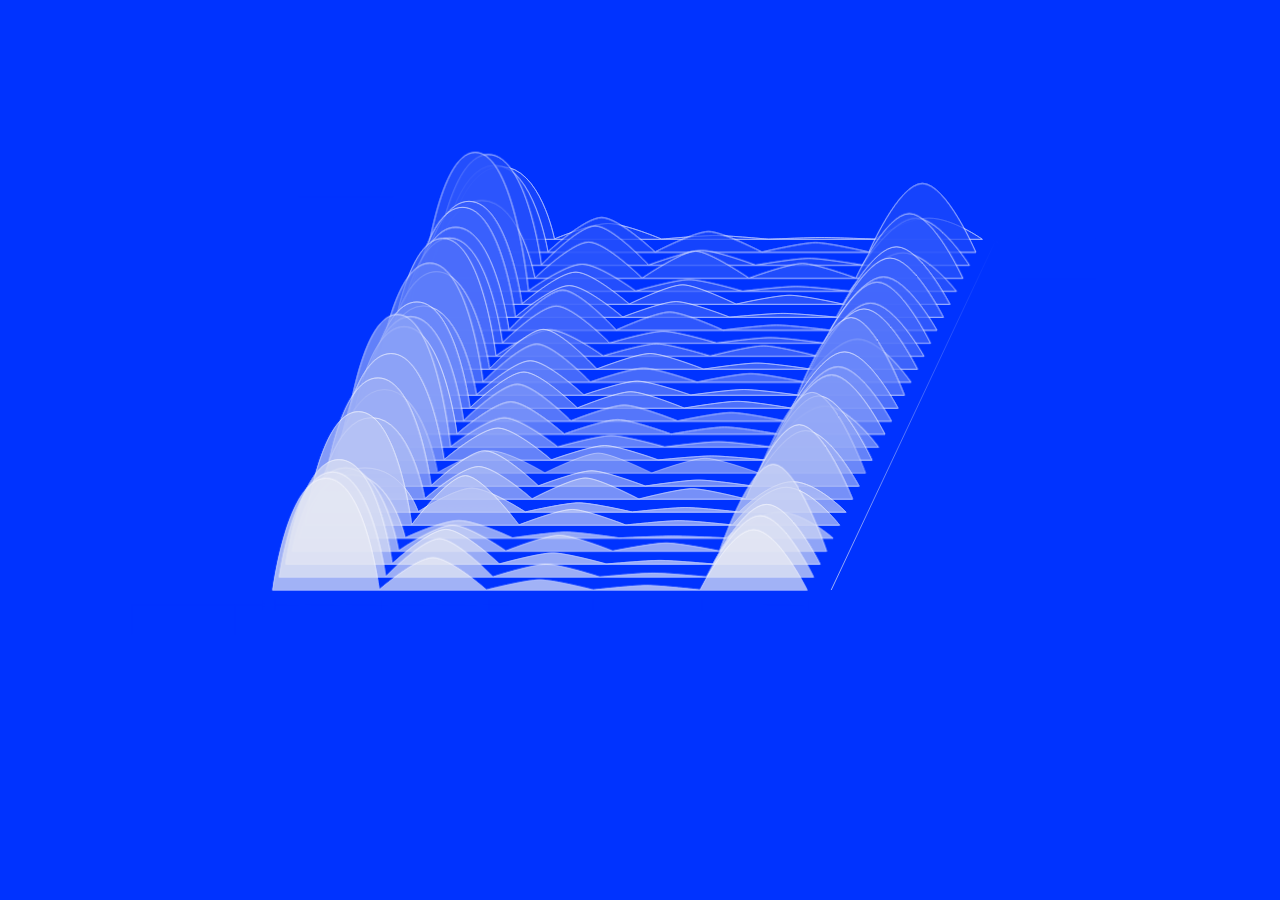
<file: filtering_graph.html>
<html>

<head>
    <link rel="stylesheet" type="text/css" href="src/style.css">
    <link rel="stylesheet" type="text/css" href="src/font.css">
    <link rel="stylesheet" type="text/css" href="src/filtering.css">
</head>

<body>
    <div id=curve-graph-container>
        <?xml version="1.0" encoding="utf-8"?>
        <!-- Generator: Adobe Illustrator 22.0.0, SVG Export Plug-In . SVG Version: 6.00 Build 0)  -->
        <svg version="1.1" xmlns="http://www.w3.org/2000/svg" xmlns:xlink="http://www.w3.org/1999/xlink" x="0px" y="0px"
            viewBox="0 0 1920 1080" style="enable-background:new 0 0 1920 1080;" xml:space="preserve">
            <g id="y-axis">
                <g>
                    <g>
                        <linearGradient id="SVGID_1_" gradientUnits="userSpaceOnUse" x1="1369.7903" y1="885.1773" x2="1369.7903"
                            y2="357.2488">
                            <stop offset="0" style="stop-color:#F2F2F2" />
                            <stop offset="0.2199" style="stop-color:#B7C3F5" />
                            <stop offset="0.6017" style="stop-color:#5576FA" />
                            <stop offset="0.8683" style="stop-color:#1846FE" />
                            <stop offset="0.9944" style="stop-color:var(--c-2)" />
                        </linearGradient>
                        <line class="encounter-side-line" x1="1246.8" y1="885" x2="1492.8" y2="362.2" />
                        <g>
                            <linearGradient id="SVGID_2_" gradientUnits="userSpaceOnUse" x1="1492.4669" y1="885.1772"
                                x2="1492.4669" y2="357.2488">
                                <stop offset="0" style="stop-color:#F2F2F2" />
                                <stop offset="0.2199" style="stop-color:#B7C3F5" />
                                <stop offset="0.6017" style="stop-color:#5576FA" />
                                <stop offset="0.8683" style="stop-color:#1846FE" />
                                <stop offset="0.9944" style="stop-color:var(--c-2)" />
                            </linearGradient>
                            <polygon class="encounter-polygon-fill" points="1487,360.4 1498,365.5 1495.1,357.5" />
                        </g>
                    </g>
                </g>
            </g>
            <g id="RunHS" class="higher">
                <rect x="1527.9" y="357.5" class="encounter-blue-line" width="116.1" height="60.6" />
                <text transform="matrix(1 0 0 1 1538.8799 376.2095)">
                    <tspan x="0" y="0" class="text-general encounter-text">Run into </tspan>
                    <tspan x="0" y="16.8" class="text-general encounter-text">Hate Speech </tspan>
                    <tspan x="0" y="33.6" class="text-general encounter-text">online</tspan>
                </text>
            </g>
            <g id="x-axis">
                <rect x="198.2" y="907.2" class="encounter-blue-line" width="153.9" height="44.8" />
                <line class="encounter-blue-line" x1="412.3" y1="899.2" x2="412.3" y2="915.1" />
                <line class="encounter-blue-line" x1="572.7" y1="899.2" x2="572.7" y2="915.1" />
                <line class="encounter-blue-line" x1="733" y1="899.2" x2="733" y2="915.1" />
                <line class="encounter-blue-line" x1="890.2" y1="899.7" x2="890.2" y2="915.5" />
                <line class="encounter-blue-line" x1="1053.6" y1="899.2" x2="1053.6" y2="915.1" />
                <line class="encounter-blue-line" x1="1213.9" y1="915.1" x2="1213.9" y2="899.2" />
                <rect x="209.2" y="914" class="text-general" width="127.9" height="49" style="fill: none;" />
                <text transform="matrix(1 0 0 1 209.1597 925.86)">
                    <tspan x="0" y="0" class="text-general encounter-text">Use of</tspan>
                    <tspan x="0" y="16.8" class="text-general encounter-text">social network</tspan>
                </text>
                <text transform="matrix(1 0 0 1 478.3662 934.6387)" class="text-general encounter-text">Daily</text>
                <text transform="matrix(1 0 0 1 602.4097 934.6387)">
                    <tspan x="0" y="0" class="text-general encounter-text">A few times </tspan>
                    <tspan x="16.8" y="16.8" class="text-general encounter-text">per week</tspan>
                </text>
                <text transform="matrix(1 0 0 1 762.7251 934.6387)">
                    <tspan x="0" y="0" class="text-general encounter-text">A few times </tspan>
                    <tspan x="12.6" y="16.8" class="text-general encounter-text">per month</tspan>
                </text>
                <text transform="matrix(1 0 0 1 923.0396 934.6387)">
                    <tspan x="0" y="0" class="text-general encounter-text">A few times </tspan>
                    <tspan x="16.8" y="16.8" class="text-general encounter-text">per year</tspan>
                </text>
                <text transform="matrix(1 0 0 1 1112.7534 934.6387)" class="text-general encounter-text">Never</text>
                <line class="encounter-blue-line" x1="412.3" y1="907.1" x2="1213.5" y2="907.6" />
                <g>
                    <g>
                        <line class="encounter-blue-line" x1="352" y1="907.4" x2="394.3" y2="907.4" />
                        <g>
                            <polygon class="text-general" points="393.3,901 397.4,907.4 393.3,913.9 393.3,913.9 393.3,901 				" />
                        </g>
                    </g>
                </g>
            </g>
            <g id="EuPerc" class="higher">
                <rect x="447.7" y="295.7" class="encounter-blue-line" width="142.5" height="30.3" />
                <text transform="matrix(1 0 0 1 458.6665 316.459)" class="text-general encounter-text">EU Country - %</text>
            </g>
            
            <g id="Malta" class="graph-curve">
                <g class="encounter-graph-mountains">
                    <linearGradient id="SVGID_3_" gradientUnits="userSpaceOnUse" x1="1072.7041" y1="885.2202" x2="1072.7041"
                        y2="228.5247">
                        <stop offset="0" style="stop-color:#F2F2F2" />
                        <stop offset="0.2199" style="stop-color:#B7C3F5" />
                        <stop offset="0.6017" style="stop-color:#5576FA" />
                        <stop offset="0.8683" style="stop-color:#1846FE" />
                        <stop offset="0.9944" style="stop-color:var(--c-2)" />
                    </linearGradient>
                    <path class="encounter-malta-fill" d="M671.9,359h801.6c0,0-44.1-31.8-80.2-31.8c-36,0-80.2,31.5-80.2,31.5s-60.1-2.4-80.2-2.4
                    c-20.2,0-80.1,2.5-80.1,2.5s-59.5-5.5-80.2-5.5c-20.6,0-80.1,5.4-80.1,5.4s-54.6-23.3-80.2-23.4c-25.7,0-80.6,23.1-80.6,23.1
                    s-21-108.4-79.8-108.4C693.1,249.9,671.9,359,671.9,359z" />
                    <path class="encounter-malta-fill" d="M671.9,359h801.6c0,0-44.1-31.8-80.2-31.8c-36,0-80.2,31.5-80.2,31.5s-60.1-2.4-80.2-2.4
                    c-20.2,0-80.1,2.5-80.1,2.5s-59.5-5.5-80.2-5.5c-20.6,0-80.1,5.4-80.1,5.4s-54.6-23.3-80.2-23.4c-25.7,0-80.6,23.1-80.6,23.1
                    s-21-108.4-79.8-108.4C693.1,249.9,671.9,359,671.9,359z" />
                    <g>
                        <path class="curve-stroke" d="M671.9,359h801.6c0,0-44.1-31.8-80.2-31.8c-36,0-80.2,31.5-80.2,31.5s-60.1-2.4-80.2-2.4
                        c-20.2,0-80.1,2.5-80.1,2.5s-59.5-5.5-80.2-5.5c-20.6,0-80.1,5.4-80.1,5.4s-54.6-23.3-80.2-23.4c-25.7,0-80.6,23.1-80.6,23.1
                        s-21-108.4-79.8-108.4C693.1,249.9,671.9,359,671.9,359z" />
                        <path class="curve-stroke" d="M671.9,359h801.6c0,0-44.1-31.8-80.2-31.8c-36,0-80.2,31.5-80.2,31.5s-60.1-2.4-80.2-2.4
                        c-20.2,0-80.1,2.5-80.1,2.5s-59.5-5.5-80.2-5.5c-20.6,0-80.1,5.4-80.1,5.4s-54.6-23.3-80.2-23.4c-25.7,0-80.6,23.1-80.6,23.1
                        s-21-108.4-79.8-108.4C693.1,249.9,671.9,359,671.9,359z" />
                    </g>
                </g>
                <text transform="matrix(1 0 0 1 470.9238 358.2031)" class="text-general country-text">Malta — 55%</text>

                <g id="malta-perc" class="perc-labels">
                    <rect x="732.1" y="209.9" class="encounter-perc" width="40.7" height="20.5"/>
                    <text transform="matrix(1 0 0 1 739.8206 225.2329)" class="text-general perc-text">63%</text>
                    <rect x="892.3" y="294.6" class="encounter-perc" width="40.7" height="20.5"/>
                    <text transform="matrix(1 0 0 1 900.0605 309.9578)" class="text-general perc-text">14%</text>
                    <rect x="1052.6" y="313.8" class="encounter-perc" width="40.7" height="20.5"/>
                    <text transform="matrix(1 0 0 1 1064.5002 329.1712)" class="text-general perc-text">3%</text>
                    <rect x="1212.8" y="316.7" class="encounter-perc" width="40.7" height="20.5"/>
                    <text transform="matrix(1 0 0 1 1224.7402 332.0688)" class="text-general perc-text">2%</text>
                    <rect x="1373" y="287.2" class="encounter-perc" width="40.7" height="20.5"/>
                    <text transform="matrix(1 0 0 1 1380.7809 302.5432)" class="text-general perc-text">18%</text>
                </g>
            </g>

            <g id="Czech_Republic" class="graph-curve">
                <g class="encounter-graph-mountains">
                    <linearGradient id="SVGID_4_" gradientUnits="userSpaceOnUse" x1="1063.0715" y1="885.2202" x2="1063.0715"
                        y2="228.5247">
                        <stop offset="0" style="stop-color:#F2F2F2" />
                        <stop offset="0.2199" style="stop-color:#B7C3F5" />
                        <stop offset="0.6017" style="stop-color:#5576FA" />
                        <stop offset="0.8683" style="stop-color:#1846FE" />
                        <stop offset="0.9944" style="stop-color:var(--c-2)" />
                    </linearGradient>
                    <path class="encounter-st-14" d="M662.3,378.5h801.6c0,0-44.1-103.2-80.2-103.3c-36,0-80.2,102.9-80.2,102.9s-60-14.1-80.2-14.1
                    c-20.2,0-80.2,14.1-80.2,14.1s-59.5-30.8-80.2-30.8c-20.6,0-80.1,30.7-80.1,30.7s-54.6-51.6-80.2-51.7
                    c-25.7,0-80.6,51.4-80.6,51.4s-21-129.8-79.8-129.8C683.4,248.1,662.3,378.5,662.3,378.5z" />
                    <path class="encounter-malta-fill" d="M662.3,378.5h801.6c0,0-44.1-103.2-80.2-103.3c-36,0-80.2,102.9-80.2,102.9s-60-14.1-80.2-14.1
                    c-20.2,0-80.2,14.1-80.2,14.1s-59.5-30.8-80.2-30.8c-20.6,0-80.1,30.7-80.1,30.7s-54.6-51.6-80.2-51.7
                    c-25.7,0-80.6,51.4-80.6,51.4s-21-129.8-79.8-129.8C683.4,248.1,662.3,378.5,662.3,378.5z" />
                    <g>
                        <path class="curve-stroke" d="M662.3,378.5h801.6c0,0-44.1-103.2-80.2-103.3c-36,0-80.2,102.9-80.2,102.9s-60-14.1-80.2-14.1
                        c-20.2,0-80.2,14.1-80.2,14.1s-59.5-30.8-80.2-30.8c-20.6,0-80.1,30.7-80.1,30.7s-54.6-51.6-80.2-51.7
                        c-25.7,0-80.6,51.4-80.6,51.4s-21-129.8-79.8-129.8C683.4,248.1,662.3,378.5,662.3,378.5z" />
                        <path class="curve-stroke" d="M662.3,378.5h801.6c0,0-44.1-103.2-80.2-103.3c-36,0-80.2,102.9-80.2,102.9s-60-14.1-80.2-14.1
                        c-20.2,0-80.2,14.1-80.2,14.1s-59.5-30.8-80.2-30.8c-20.6,0-80.1,30.7-80.1,30.7s-54.6-51.6-80.2-51.7
                        c-25.7,0-80.6,51.4-80.6,51.4s-21-129.8-79.8-129.8C683.4,248.1,662.3,378.5,662.3,378.5z" />
                    </g>
                </g>
                <text transform="matrix(1 0 0 1 376.2915 377.7125)" class="text-general country-text ">Czech Republic — 53%</text>
<<<<<<< HEAD
            
                <g id="czech-republic-perc" class="perc-labels">
                    <rect x="722.2" y="208.4" class="encounter-perc" width="40.7" height="20.5"/>
                    <text transform="matrix(1 0 0 1 729.9406 223.7354)" class="perc-text text-general">39%</text>
                    <rect x="882.4" y="285.5" class="encounter-perc" width="40.7" height="20.5"/>
                    <text transform="matrix(1 0 0 1 890.1805 300.8328)" class="perc-text text-general">16%</text>
                    <rect x="1042.8" y="306.2" class="encounter-perc" width="40.7" height="20.5"/>
                    <text transform="matrix(1 0 0 1 1054.7002 321.5462)" class="perc-text text-general">9%</text>
                    <rect x="1204.1" y="324.2" class="encounter-perc" width="40.7" height="20.5"/>
                    <text transform="matrix(1 0 0 1 1216.0737 339.5354)" class="perc-text text-general">4%</text>
                    <rect x="1362.6" y="235.7" class="encounter-perc" width="40.7" height="20.5"/>
                    <text transform="matrix(1 0 0 1 1370.3309 251.0432)" class="perc-text text-general">31%</text>
                </g>
            
=======
>>>>>>> e9c09c9594a7fd2501a5de2e25793024dcb36275
            </g>
            <g id="Bulgaria" class="graph-curve">
                <g class="encounter-graph-mountains">
                    <linearGradient id="SVGID_5_" gradientUnits="userSpaceOnUse" x1="1053.4388" y1="885.2202" x2="1053.4388"
                        y2="228.5247">
                        <stop offset="0" style="stop-color:#F2F2F2" />
                        <stop offset="0.2199" style="stop-color:#B7C3F5" />
                        <stop offset="0.6017" style="stop-color:#5576FA" />
                        <stop offset="0.8683" style="stop-color:#1846FE" />
                        <stop offset="0.9944" style="stop-color:var(--c-2)" />
                    </linearGradient>
                    <path class="encounter-st-15" d="M652.7,398h801.6c0,0-44.1-70.6-80.2-70.7c-36,0-80.2,70.3-80.2,70.3s-60-10.1-80.2-10.1
                    c-20.2,0-80.2,10.2-80.2,10.2s-59.5-22.1-80.2-22.1c-20.6,0-80.1,22-80.1,22s-54.6-58.7-80.2-58.8c-25.7,0-80.6,58.5-80.6,58.5
                    s-21-165.6-79.8-165.6C673.8,231.7,652.7,398,652.7,398z" />
                    <path class="encounter-st-16" d="M652.7,398h801.6c0,0-44.1-70.6-80.2-70.7c-36,0-80.2,70.3-80.2,70.3s-60-10.1-80.2-10.1
                    c-20.2,0-80.2,10.2-80.2,10.2s-59.5-22.1-80.2-22.1c-20.6,0-80.1,22-80.1,22s-54.6-58.7-80.2-58.8c-25.7,0-80.6,58.5-80.6,58.5
                    s-21-165.6-79.8-165.6C673.8,231.7,652.7,398,652.7,398z" />
                    <g>
                        <path class="curve-stroke" d="M652.7,398h801.6c0,0-44.1-70.6-80.2-70.7c-36,0-80.2,70.3-80.2,70.3s-60-10.1-80.2-10.1
                        c-20.2,0-80.2,10.2-80.2,10.2s-59.5-22.1-80.2-22.1c-20.6,0-80.1,22-80.1,22s-54.6-58.7-80.2-58.8c-25.7,0-80.6,58.5-80.6,58.5
                        s-21-165.6-79.8-165.6C673.8,231.7,652.7,398,652.7,398z" />
                        <path class="curve-stroke" d="M652.7,398h801.6c0,0-44.1-70.6-80.2-70.7c-36,0-80.2,70.3-80.2,70.3s-60-10.1-80.2-10.1
                        c-20.2,0-80.2,10.2-80.2,10.2s-59.5-22.1-80.2-22.1c-20.6,0-80.1,22-80.1,22s-54.6-58.7-80.2-58.8c-25.7,0-80.6,58.5-80.6,58.5
                        s-21-165.6-79.8-165.6C673.8,231.7,652.7,398,652.7,398z" />
                    </g>
                </g>
                <text transform="matrix(1 0 0 1 424.2583 397.2225)" class="text-general country-text ">Bulgaria — 52%</text>
            
                <g id="bulgary-perc" class="perc-labels">
                    <rect x="712.9" y="192.2" class="encounter-perc" width="40.7" height="20.5"/>
                    <text transform="matrix(1 0 0 1 720.6207 207.5353)" class="perc-text text-general">50%</text>
                    <rect x="873.1" y="298.8" class="encounter-perc" width="40.7" height="20.5"/>
                    <text transform="matrix(1 0 0 1 880.8605 314.1226)" class="perc-text text-general">18%</text>
                    <rect x="1033.4" y="335.5" class="encounter-perc" width="40.7" height="20.5"/>
                    <text transform="matrix(1 0 0 1 1045.3003 350.795)" class="perc-text text-general">7%</text>
                    <rect x="1192.9" y="348.5" class="encounter-perc" width="40.7" height="20.5"/>
                    <text transform="matrix(1 0 0 1 1204.8236 363.7967)" class="perc-text text-general">3%</text>
                    <rect x="1353.8" y="287.2" class="encounter-perc" width="40.7" height="20.5"/>
                    <text transform="matrix(1 0 0 1 1361.5809 302.5432)" class="perc-text text-general">21%</text>
                </g>

            </g>
            <g id="Poland" class="graph-curve">
                <g class="encounter-graph-mountains">
                    <linearGradient id="SVGID_6_" gradientUnits="userSpaceOnUse" x1="1043.8063" y1="885.2073" x2="1043.8063"
                        y2="228.5119">
                        <stop offset="0" style="stop-color:#F2F2F2" />
                        <stop offset="0.2199" style="stop-color:#B7C3F5" />
                        <stop offset="0.6017" style="stop-color:#5576FA" />
                        <stop offset="0.8683" style="stop-color:#1846FE" />
                        <stop offset="0.9944" style="stop-color:var(--c-2)" />
                    </linearGradient>
                    <path class="encounter-st-17" d="M643,417.5h801.6c0,0-44.1-97.1-80.2-97.1c-36,0-80.2,96.8-80.2,96.8s-60-22-80.2-22
                    c-20.2,0-80.2,22.1-80.2,22.1s-59.5-40.7-80.2-40.7c-20.6,0-80.1,40.6-80.1,40.6s-54.6-54.1-80.2-54.1
                    c-25.7,0-80.6,53.9-80.6,53.9s-21-116.2-79.8-116.3C664.2,300.6,643,417.5,643,417.5z" />
                    <path class="encounter-st-18" d="M643,417.5h801.6c0,0-44.1-97.1-80.2-97.1c-36,0-80.2,96.8-80.2,96.8s-60-22-80.2-22
                    c-20.2,0-80.2,22.1-80.2,22.1s-59.5-40.7-80.2-40.7c-20.6,0-80.1,40.6-80.1,40.6s-54.6-54.1-80.2-54.1
                    c-25.7,0-80.6,53.9-80.6,53.9s-21-116.2-79.8-116.3C664.2,300.6,643,417.5,643,417.5z" />
                    <g>
                        <path class="curve-stroke" d="M643,417.5h801.6c0,0-44.1-97.1-80.2-97.1c-36,0-80.2,96.8-80.2,96.8s-60-22-80.2-22
                        c-20.2,0-80.2,22.1-80.2,22.1s-59.5-40.7-80.2-40.7c-20.6,0-80.1,40.6-80.1,40.6s-54.6-54.1-80.2-54.1
                        c-25.7,0-80.6,53.9-80.6,53.9s-21-116.2-79.8-116.3C664.2,300.6,643,417.5,643,417.5z" />
                        <path class="curve-stroke" d="M643,417.5h801.6c0,0-44.1-97.1-80.2-97.1c-36,0-80.2,96.8-80.2,96.8s-60-22-80.2-22
                        c-20.2,0-80.2,22.1-80.2,22.1s-59.5-40.7-80.2-40.7c-20.6,0-80.1,40.6-80.1,40.6s-54.6-54.1-80.2-54.1
                        c-25.7,0-80.6,53.9-80.6,53.9s-21-116.2-79.8-116.3C664.2,300.6,643,417.5,643,417.5z" />
                    </g>
                </g>
                <text transform="matrix(1 0 0 1 432.6997 416.7319)" class="text-general country-text ">Poland — 50%
                </text>

                <g id="poland-perc" class="perc-labels">
                    <rect x="702.4" y="260" class="encounter-perc" width="40.7" height="20.5"/>
                    <text transform="matrix(1 0 0 1 710.1539 275.3354)" class="perc-text text-general">35%</text>
                    <rect x="862.7" y="323.8" class="encounter-perc" width="40.7" height="20.5"/>
                    <text transform="matrix(1 0 0 1 870.3938 339.1226)" class="perc-text text-general">17%</text>
                    <rect x="1022.4" y="336.7" class="encounter-perc" width="40.7" height="20.5"/>
                    <text transform="matrix(1 0 0 1 1030.1638 352.0425)" class="perc-text text-general">12%</text>
                    <rect x="1183.1" y="354.8" class="encounter-perc" width="40.7" height="20.5"/>
                    <text transform="matrix(1 0 0 1 1195.0736 370.1685)" class="perc-text text-general">7%</text>
                    <rect x="1343.4" y="279.7" class="encounter-perc" width="40.7" height="20.5"/>
                    <text transform="matrix(1 0 0 1 1351.1143 295.0361)" class="perc-text text-general">29%</text>
                </g>

            </g>
            <g id="Denmark" class="graph-curve">
                <g class="encounter-graph-mountains">
                    <linearGradient id="SVGID_7_" gradientUnits="userSpaceOnUse" x1="1034.1736" y1="885.2202" x2="1034.1736"
                        y2="228.5247">
                        <stop offset="0" style="stop-color:#F2F2F2" />
                        <stop offset="0.2199" style="stop-color:#B7C3F5" />
                        <stop offset="0.6017" style="stop-color:#5576FA" />
                        <stop offset="0.8683" style="stop-color:#1846FE" />
                        <stop offset="0.9944" style="stop-color:var(--c-2)" />
                    </linearGradient>
                    <path class="encounter-st-19" d="M633.4,437H1435c0,0-44.1-57.8-80.2-57.8c-36,0-80.2,57.5-80.2,57.5s-60-7.1-80.2-7
                    c-20.2,0-80.2,7.1-80.2,7.1s-59.5-17.4-80.2-17.4c-20.6,0-80.1,17.2-80.1,17.2s-54.6-40.3-80.2-40.4c-25.7,0-80.6,40.1-80.6,40.1
                    s-21-207.8-79.8-207.8C654.5,228.5,633.4,437,633.4,437z" />
                    <path class="encounter-st-20" d="M633.4,437H1435c0,0-44.1-57.8-80.2-57.8c-36,0-80.2,57.5-80.2,57.5s-60-7.1-80.2-7
                    c-20.2,0-80.2,7.1-80.2,7.1s-59.5-17.4-80.2-17.4c-20.6,0-80.1,17.2-80.1,17.2s-54.6-40.3-80.2-40.4c-25.7,0-80.6,40.1-80.6,40.1
                    s-21-207.8-79.8-207.8C654.5,228.5,633.4,437,633.4,437z" />
                    <g>
                        <path class="curve-stroke" d="M633.4,437H1435c0,0-44.1-57.8-80.2-57.8c-36,0-80.2,57.5-80.2,57.5s-60-7.1-80.2-7
                        c-20.2,0-80.2,7.1-80.2,7.1s-59.5-17.4-80.2-17.4c-20.6,0-80.1,17.2-80.1,17.2s-54.6-40.3-80.2-40.4c-25.7,0-80.6,40.1-80.6,40.1
                        s-21-207.8-79.8-207.8C654.5,228.5,633.4,437,633.4,437z" />
                        <path class="curve-stroke" d="M633.4,437H1435c0,0-44.1-57.8-80.2-57.8c-36,0-80.2,57.5-80.2,57.5s-60-7.1-80.2-7
                        c-20.2,0-80.2,7.1-80.2,7.1s-59.5-17.4-80.2-17.4c-20.6,0-80.1,17.2-80.1,17.2s-54.6-40.3-80.2-40.4c-25.7,0-80.6,40.1-80.6,40.1
                        s-21-207.8-79.8-207.8C654.5,228.5,633.4,437,633.4,437z" />
                    </g>
                </g>
                <text transform="matrix(1 0 0 1 414.6255 436.2413)" class="text-general country-text ">Denmark — 48%
                </text>

                <g id="denmark-perc" class="perc-labels">
                    <rect x="693.6" y="189" class="encounter-perc" width="40.7" height="20.5"/>
                    <text transform="matrix(1 0 0 1 701.3206 204.3354)" class="perc-text text-general">63%</text>
                    <rect x="853.8" y="355.7" class="encounter-perc" width="40.7" height="20.5"/>
                    <text transform="matrix(1 0 0 1 861.5605 371.0424)" class="perc-text text-general">12%</text>
                    <rect x="1013.9" y="379" class="encounter-perc" width="40.7" height="20.5"/>
                    <text transform="matrix(1 0 0 1 1025.8003 394.3331)" class="perc-text text-general">5%</text>
                    <rect x="1174.3" y="390.3" class="encounter-perc" width="40.7" height="20.5"/>
                    <text transform="matrix(1 0 0 1 1186.2402 405.5842)" class="perc-text text-general">2%</text>
                    <rect x="1334.5" y="339.2" class="encounter-perc" width="40.7" height="20.5"/>
                    <text transform="matrix(1 0 0 1 1342.2809 354.5361)" class="perc-text text-general">18%</text>
                </g>

            </g>
            <g id="Slovakia" class="graph-curve">
                <g class="encounter-graph-mountains">
                    <linearGradient id="SVGID_8_" gradientUnits="userSpaceOnUse" x1="1024.541" y1="885.2202" x2="1024.541"
                        y2="228.5247">
                        <stop offset="0" style="stop-color:#F2F2F2" />
                        <stop offset="0.2199" style="stop-color:#B7C3F5" />
                        <stop offset="0.6017" style="stop-color:#5576FA" />
                        <stop offset="0.8683" style="stop-color:#1846FE" />
                        <stop offset="0.9944" style="stop-color:var(--c-2)" />
                    </linearGradient>
                    <path class="encounter-st-21" d="M623.8,456.5h801.6c0,0-44.1-86.2-80.2-86.3c-36,0-80.2,86-80.2,86s-60-13.3-80.2-13.3
                    c-20.2,0-80.2,13.3-80.2,13.3s-59.5-29-80.2-29c-20.6,0-80.1,28.9-80.1,28.9s-54.6-47.8-80.2-47.9c-25.7,0-80.6,47.6-80.6,47.6
                    S762.7,302,703.9,302C644.9,302,623.8,456.5,623.8,456.5z" />
                    <path class="encounter-st-22" d="M623.8,456.5h801.6c0,0-44.1-86.2-80.2-86.3c-36,0-80.2,86-80.2,86s-60-13.3-80.2-13.3
                    c-20.2,0-80.2,13.3-80.2,13.3s-59.5-29-80.2-29c-20.6,0-80.1,28.9-80.1,28.9s-54.6-47.8-80.2-47.9c-25.7,0-80.6,47.6-80.6,47.6
                    S762.7,302,703.9,302C644.9,302,623.8,456.5,623.8,456.5z" />
                    <g>
                        <path class="curve-stroke" d="M623.8,456.5h801.6c0,0-44.1-86.2-80.2-86.3c-36,0-80.2,86-80.2,86s-60-13.3-80.2-13.3
                        c-20.2,0-80.2,13.3-80.2,13.3s-59.5-29-80.2-29c-20.6,0-80.1,28.9-80.1,28.9s-54.6-47.8-80.2-47.9c-25.7,0-80.6,47.6-80.6,47.6
                        S762.7,302,703.9,302C644.9,302,623.8,456.5,623.8,456.5z" />
                        <path class="curve-stroke" d="M623.8,456.5h801.6c0,0-44.1-86.2-80.2-86.3c-36,0-80.2,86-80.2,86s-60-13.3-80.2-13.3
                        c-20.2,0-80.2,13.3-80.2,13.3s-59.5-29-80.2-29c-20.6,0-80.1,28.9-80.1,28.9s-54.6-47.8-80.2-47.9c-25.7,0-80.6,47.6-80.6,47.6
                        S762.7,302,703.9,302C644.9,302,623.8,456.5,623.8,456.5z" />
                    </g>
                </g>
                <text transform="matrix(1 0 0 1 395.3032 455.7515)" class="text-general country-text ">Slovakia — 42%
                </text>

                <g id="slovakia-perc" class="perc-labels">
                    <rect x="684" y="262.2" class="encounter-perc" width="40.7" height="20.5"/>
                    <text transform="matrix(1 0 0 1 691.7208 277.5228)" class="perc-text text-general">46%</text>
                    <rect x="844.2" y="368.5" class="encounter-perc" width="40.7" height="20.5"/>
                    <text transform="matrix(1 0 0 1 851.9604 383.816)" class="perc-text text-general">15%</text>
                    <rect x="1004.5" y="387.5" class="encounter-perc" width="40.7" height="20.5"/>
                    <text transform="matrix(1 0 0 1 1016.4001 402.8162)" class="perc-text text-general">9%</text>
                    <rect x="1164.7" y="403.6" class="encounter-perc" width="40.7" height="20.5"/>
                    <text transform="matrix(1 0 0 1 1176.6401 418.9171)" class="perc-text text-general">4%</text>
                    <rect x="1324.9" y="329.8" class="encounter-perc" width="40.7" height="20.5"/>
                    <text transform="matrix(1 0 0 1 1332.6808 345.0842)" class="perc-text text-general">26%</text>
                </g>

            </g>
            <g id="Croatia" class="graph-curve">
                <g class="encounter-graph-mountains">
                    <linearGradient id="SVGID_9_" gradientUnits="userSpaceOnUse" x1="1014.9084" y1="885.2202" x2="1014.9084"
                        y2="228.5247">
                        <stop offset="0" style="stop-color:#F2F2F2" />
                        <stop offset="0.2199" style="stop-color:#B7C3F5" />
                        <stop offset="0.6017" style="stop-color:#5576FA" />
                        <stop offset="0.8683" style="stop-color:#1846FE" />
                        <stop offset="0.9944" style="stop-color:var(--c-2)" />
                    </linearGradient>
                    <path class="encounter-st-23" d="M614.1,476h801.6c0,0-44.1-88.9-80.2-88.9c-36,0-80.2,88.6-80.2,88.6s-60-5.6-80.2-5.6
                    c-20.2,0-80.2,5.6-80.2,5.6s-59.5-23.3-80.2-23.3c-20.6,0-80.1,23.2-80.1,23.2s-54.6-47.2-80.2-47.2c-25.7,0-80.6,47-80.6,47
                    S753,311,694.3,311C635.3,311,614.1,476,614.1,476z" />
                    <path class="encounter-st-24" d="M614.1,476h801.6c0,0-44.1-88.9-80.2-88.9c-36,0-80.2,88.6-80.2,88.6s-60-5.6-80.2-5.6
                    c-20.2,0-80.2,5.6-80.2,5.6s-59.5-23.3-80.2-23.3c-20.6,0-80.1,23.2-80.1,23.2s-54.6-47.2-80.2-47.2c-25.7,0-80.6,47-80.6,47
                    S753,311,694.3,311C635.3,311,614.1,476,614.1,476z" />
                    <g>
                        <path class="curve-stroke" d="M614.1,476h801.6c0,0-44.1-88.9-80.2-88.9c-36,0-80.2,88.6-80.2,88.6s-60-5.6-80.2-5.6
                        c-20.2,0-80.2,5.6-80.2,5.6s-59.5-23.3-80.2-23.3c-20.6,0-80.1,23.2-80.1,23.2s-54.6-47.2-80.2-47.2c-25.7,0-80.6,47-80.6,47
                        S753,311,694.3,311C635.3,311,614.1,476,614.1,476z" />
                        <path class="curve-stroke" d="M614.1,476h801.6c0,0-44.1-88.9-80.2-88.9c-36,0-80.2,88.6-80.2,88.6s-60-5.6-80.2-5.6
                        c-20.2,0-80.2,5.6-80.2,5.6s-59.5-23.3-80.2-23.3c-20.6,0-80.1,23.2-80.1,23.2s-54.6-47.2-80.2-47.2c-25.7,0-80.6,47-80.6,47
                        S753,311,694.3,311C635.3,311,614.1,476,614.1,476z" />
                    </g>
                </g>
                <text transform="matrix(1 0 0 1 395.4043 475.2609)" class="text-general country-text ">Croatia — 41%
                </text>

                <g id="croatia-perc" class="perc-labels">
                    <rect x="674.3" y="270.9" class="encounter-perc" width="40.7" height="20.5"/>
                    <text transform="matrix(1 0 0 1 682.0206 286.2091)" class="perc-text text-general">50%</text>
                    <rect x="835" y="388.3" class="encounter-perc" width="40.7" height="20.5"/>
                    <text transform="matrix(1 0 0 1 842.7688 403.5841)" class="perc-text text-general">14%</text>
                    <rect x="994.8" y="412.3" class="encounter-perc" width="40.7" height="20.5"/>
                    <text transform="matrix(1 0 0 1 1006.7002 427.6685)" class="perc-text text-general">7%</text>
                    <rect x="1155" y="430.4" class="encounter-perc" width="40.7" height="20.5"/>
                    <text transform="matrix(1 0 0 1 1166.9402 445.7092)" class="perc-text text-general">2%</text>
                    <rect x="1315.2" y="347" class="encounter-perc" width="40.7" height="20.5"/>
                    <text transform="matrix(1 0 0 1 1322.9808 362.2937)" class="perc-text text-general">27%</text>
                </g>

            </g>
            <g id="Romania" class="graph-curve">
                <g class="encounter-graph-mountains">
                    <linearGradient id="SVGID_10_" gradientUnits="userSpaceOnUse" x1="1005.2758" y1="885.2202" x2="1005.2758"
                        y2="228.5247">
                        <stop offset="0" style="stop-color:#F2F2F2" />
                        <stop offset="0.2199" style="stop-color:#B7C3F5" />
                        <stop offset="0.6017" style="stop-color:#5576FA" />
                        <stop offset="0.8683" style="stop-color:#1846FE" />
                        <stop offset="0.9944" style="stop-color:var(--c-2)" />
                    </linearGradient>
                    <path class="encounter-st-25" d="M604.5,495.5h801.6c0,0-44.1-80.1-80.2-80.1c-36,0-80.2,79.8-80.2,79.8s-60-7.5-80.2-7.5
                    c-20.2,0-80.2,7.5-80.2,7.5s-59.5-27.1-80.2-27.1c-20.6,0-80.1,27-80.1,27s-54.6-59.9-80.2-59.9c-25.7,0-80.6,59.7-80.6,59.7
                    s-21-154-79.8-154C625.6,340.7,604.5,495.5,604.5,495.5z" />
                    <path class="encounter-st-26" d="M604.5,495.5h801.6c0,0-44.1-80.1-80.2-80.1c-36,0-80.2,79.8-80.2,79.8s-60-7.5-80.2-7.5
                    c-20.2,0-80.2,7.5-80.2,7.5s-59.5-27.1-80.2-27.1c-20.6,0-80.1,27-80.1,27s-54.6-59.9-80.2-59.9c-25.7,0-80.6,59.7-80.6,59.7
                    s-21-154-79.8-154C625.6,340.7,604.5,495.5,604.5,495.5z" />
                    <g>
                        <path class="curve-stroke" d="M604.5,495.5h801.6c0,0-44.1-80.1-80.2-80.1c-36,0-80.2,79.8-80.2,79.8s-60-7.5-80.2-7.5
                        c-20.2,0-80.2,7.5-80.2,7.5s-59.5-27.1-80.2-27.1c-20.6,0-80.1,27-80.1,27s-54.6-59.9-80.2-59.9c-25.7,0-80.6,59.7-80.6,59.7
                        s-21-154-79.8-154C625.6,340.7,604.5,495.5,604.5,495.5z" />
                        <path class="curve-stroke" d="M604.5,495.5h801.6c0,0-44.1-80.1-80.2-80.1c-36,0-80.2,79.8-80.2,79.8s-60-7.5-80.2-7.5
                        c-20.2,0-80.2,7.5-80.2,7.5s-59.5-27.1-80.2-27.1c-20.6,0-80.1,27-80.1,27s-54.6-59.9-80.2-59.9c-25.7,0-80.6,59.7-80.6,59.7
                        s-21-154-79.8-154C625.6,340.7,604.5,495.5,604.5,495.5z" />
                    </g>
                </g>
                <text transform="matrix(1 0 0 1 386.3467 494.7709)" class="text-general country-text ">Romania — 37%</text>
            
                <g id="romania-perc_1_" class="perc-labels">
                    <rect x="663.9" y="301.4" class="encounter-perc" width="40.7" height="20.5"/>
                    <text transform="matrix(1 0 0 1 671.6539 316.7352)" class="perc-text text-general">46%</text>
                    <rect x="824.2" y="395.2" class="encounter-perc" width="40.7" height="20.5"/>
                    <text transform="matrix(1 0 0 1 831.8938 410.4932)" class="perc-text text-general">18%</text>
                    <rect x="984.4" y="427.8" class="encounter-perc" width="40.7" height="20.5"/>
                    <text transform="matrix(1 0 0 1 996.3336 443.1684)" class="perc-text text-general">8%</text>
                    <rect x="1144.6" y="447.3" class="encounter-perc" width="40.7" height="20.5"/>
                    <text transform="matrix(1 0 0 1 1156.5736 462.5842)" class="perc-text text-general">3%</text>
                    <rect x="1304.9" y="375.3" class="encounter-perc" width="40.7" height="20.5"/>
                    <text transform="matrix(1 0 0 1 1312.6147 390.5925)" class="perc-text text-general">24%</text>
                </g>

            </g>
            <g id="Portugal" class="graph-curve">
                <g class="encounter-graph-mountains">
                    <linearGradient id="SVGID_11_" gradientUnits="userSpaceOnUse" x1="995.6432" y1="885.2202" x2="995.6432"
                        y2="228.5247">
                        <stop offset="0" style="stop-color:#F2F2F2" />
                        <stop offset="0.2199" style="stop-color:#B7C3F5" />
                        <stop offset="0.6017" style="stop-color:#5576FA" />
                        <stop offset="0.8683" style="stop-color:#1846FE" />
                        <stop offset="0.9944" style="stop-color:var(--c-2)" />
                    </linearGradient>
                    <path class="encounter-st-27" d="M594.9,514.9h801.6c0,0-44.1-91.8-80.2-91.8c-36,0-80.2,91.5-80.2,91.5s-60-8.2-80.2-8.2
                    c-20.2,0-80.2,8.2-80.2,8.2s-59.5-17.7-80.2-17.7c-20.6,0-80.1,17.6-80.1,17.6s-54.6-55.4-80.2-55.5c-25.7,0-80.6,55.2-80.6,55.2
                    S733.8,357,675,357C616,357,594.9,514.9,594.9,514.9z" />
                    <path class="encounter-st-28" d="M594.9,514.9h801.6c0,0-44.1-91.8-80.2-91.8c-36,0-80.2,91.5-80.2,91.5s-60-8.2-80.2-8.2
                    c-20.2,0-80.2,8.2-80.2,8.2s-59.5-17.7-80.2-17.7c-20.6,0-80.1,17.6-80.1,17.6s-54.6-55.4-80.2-55.5c-25.7,0-80.6,55.2-80.6,55.2
                    S733.8,357,675,357C616,357,594.9,514.9,594.9,514.9z" />
                    <g>
                        <path class="curve-stroke" d="M594.9,514.9h801.6c0,0-44.1-91.8-80.2-91.8c-36,0-80.2,91.5-80.2,91.5s-60-8.2-80.2-8.2
                        c-20.2,0-80.2,8.2-80.2,8.2s-59.5-17.7-80.2-17.7c-20.6,0-80.1,17.6-80.1,17.6s-54.6-55.4-80.2-55.5c-25.7,0-80.6,55.2-80.6,55.2
                        S733.8,357,675,357C616,357,594.9,514.9,594.9,514.9z" />
                        <path class="curve-stroke" d="M594.9,514.9h801.6c0,0-44.1-91.8-80.2-91.8c-36,0-80.2,91.5-80.2,91.5s-60-8.2-80.2-8.2
                        c-20.2,0-80.2,8.2-80.2,8.2s-59.5-17.7-80.2-17.7c-20.6,0-80.1,17.6-80.1,17.6s-54.6-55.4-80.2-55.5c-25.7,0-80.6,55.2-80.6,55.2
                        S733.8,357,675,357C616,357,594.9,514.9,594.9,514.9z" />
                    </g>
                </g>
                <text transform="matrix(1 0 0 1 367.0488 514.2803)" class="text-general country-text ">Portugal — 36%</text>
            
                <g id="portugal-perc" class="perc-labels">
                    <rect x="654.9" y="317.5" class="encounter-perc" width="40.7" height="20.5"/>
                    <text transform="matrix(1 0 0 1 662.6206 332.8353)" class="perc-text text-general">47%</text>
                    <rect x="815.1" y="419.3" class="encounter-perc" width="40.7" height="20.5"/>
                    <text transform="matrix(1 0 0 1 822.8605 434.6579)" class="perc-text text-general">17%</text>
                    <rect x="975.4" y="457.1" class="encounter-perc" width="40.7" height="20.5"/>
                    <text transform="matrix(1 0 0 1 987.3003 472.4172)" class="perc-text text-general">5%</text>
                    <rect x="1136.4" y="466.3" class="encounter-perc" width="40.7" height="20.5"/>
                    <text transform="matrix(1 0 0 1 1148.3737 481.5842)" class="perc-text text-general">3%</text>
                    <rect x="1295.8" y="383.7" class="encounter-perc" width="40.7" height="20.5"/>
                    <text transform="matrix(1 0 0 1 1303.5809 398.9849)" class="perc-text text-general">28%</text>
                </g>
            
            </g>
            <g id="Finland" class="graph-curve">
                <g class="encounter-graph-mountains">
                    <linearGradient id="SVGID_12_" gradientUnits="userSpaceOnUse" x1="986.0106" y1="885.2202" x2="986.0106"
                        y2="228.5247">
                        <stop offset="0" style="stop-color:#F2F2F2" />
                        <stop offset="0.2199" style="stop-color:#B7C3F5" />
                        <stop offset="0.6017" style="stop-color:#5576FA" />
                        <stop offset="0.8683" style="stop-color:#1846FE" />
                        <stop offset="0.9944" style="stop-color:var(--c-2)" />
                    </linearGradient>
                    <path class="encounter-st-29" d="M585.2,534.4h801.6c0,0-44.1-79.8-80.2-79.8c-36,0-80.2,79.5-80.2,79.5s-60-15.4-80.2-15.4
                    c-20.2,0-80.2,15.4-80.2,15.4s-59.5-18.3-80.2-18.4c-20.6,0-80.1,18.2-80.1,18.2s-54.6-39.2-80.2-39.2c-25.7,0-80.6,39-80.6,39
                    s-21-176.3-79.8-176.3C606.4,357.5,585.2,534.4,585.2,534.4z" />
                    <path class="encounter-st-30" d="M585.2,534.4h801.6c0,0-44.1-79.8-80.2-79.8c-36,0-80.2,79.5-80.2,79.5s-60-15.4-80.2-15.4
                    c-20.2,0-80.2,15.4-80.2,15.4s-59.5-18.3-80.2-18.4c-20.6,0-80.1,18.2-80.1,18.2s-54.6-39.2-80.2-39.2c-25.7,0-80.6,39-80.6,39
                    s-21-176.3-79.8-176.3C606.4,357.5,585.2,534.4,585.2,534.4z" />
                    <g>
                        <path class="curve-stroke" d="M585.2,534.4h801.6c0,0-44.1-79.8-80.2-79.8c-36,0-80.2,79.5-80.2,79.5s-60-15.4-80.2-15.4
                        c-20.2,0-80.2,15.4-80.2,15.4s-59.5-18.3-80.2-18.4c-20.6,0-80.1,18.2-80.1,18.2s-54.6-39.2-80.2-39.2c-25.7,0-80.6,39-80.6,39
                        s-21-176.3-79.8-176.3C606.4,357.5,585.2,534.4,585.2,534.4z" />
                        <path class="curve-stroke" d="M585.2,534.4h801.6c0,0-44.1-79.8-80.2-79.8c-36,0-80.2,79.5-80.2,79.5s-60-15.4-80.2-15.4
                        c-20.2,0-80.2,15.4-80.2,15.4s-59.5-18.3-80.2-18.4c-20.6,0-80.1,18.2-80.1,18.2s-54.6-39.2-80.2-39.2c-25.7,0-80.6,39-80.6,39
                        s-21-176.3-79.8-176.3C606.4,357.5,585.2,534.4,585.2,534.4z" />
                    </g>
                </g>
                <text transform="matrix(1 0 0 1 367.0254 533.7902)" class="text-general country-text ">Finland — 36%</text>
            
                <g id="finland-perc" class="perc-labels">
                    <rect x="645.4" y="317.9" class="encounter-perc" width="40.7" height="20.5"/>
                    <text transform="matrix(1 0 0 1 653.1206 333.2354)" class="perc-text text-general">53%</text>
                    <rect x="805.6" y="454.1" class="encounter-perc" width="40.7" height="20.5"/>
                    <text transform="matrix(1 0 0 1 813.3605 469.4178)" class="perc-text text-general">12%</text>
                    <rect x="965.9" y="476.1" class="encounter-perc" width="40.7" height="20.5"/>
                    <text transform="matrix(1 0 0 1 977.8005 491.4172)" class="perc-text text-general">5%</text>
                    <rect x="1126.1" y="479" class="encounter-perc" width="40.7" height="20.5"/>
                    <text transform="matrix(1 0 0 1 1138.0403 494.3592)" class="perc-text text-general">5%</text>
                    <rect x="1286.3" y="414.3" class="encounter-perc" width="40.7" height="20.5"/>
                    <text transform="matrix(1 0 0 1 1294.0817 429.6261)" class="perc-text text-general">24%</text>
                </g>
            
            </g>
            <g id="Greece" class="graph-curve">
                <g class="encounter-graph-mountains">
                    <linearGradient id="SVGID_13_" gradientUnits="userSpaceOnUse" x1="976.3779" y1="885.2202" x2="976.3779"
                        y2="228.5247">
                        <stop offset="0" style="stop-color:#F2F2F2" />
                        <stop offset="0.2199" style="stop-color:#B7C3F5" />
                        <stop offset="0.6017" style="stop-color:#5576FA" />
                        <stop offset="0.8683" style="stop-color:#1846FE" />
                        <stop offset="0.9944" style="stop-color:var(--c-2)" />
                    </linearGradient>
                    <path class="encounter-st-31" d="M575.6,553.9h801.6c0,0-44.1-90.5-80.2-90.5c-36,0-80.2,90.2-80.2,90.2s-60-9-80.2-9
                    c-20.2,0-80.2,9.1-80.2,9.1s-59.5-23.4-80.2-23.4c-20.6,0-80.1,23.3-80.1,23.3S841.7,494,816.1,494c-25.7,0-80.6,59.2-80.6,59.2
                    s-21-145.7-79.8-145.7C596.7,407.6,575.6,553.9,575.6,553.9z" />
                    <path class="encounter-st-32" d="M575.6,553.9h801.6c0,0-44.1-90.5-80.2-90.5c-36,0-80.2,90.2-80.2,90.2s-60-9-80.2-9
                    c-20.2,0-80.2,9.1-80.2,9.1s-59.5-23.4-80.2-23.4c-20.6,0-80.1,23.3-80.1,23.3S841.7,494,816.1,494c-25.7,0-80.6,59.2-80.6,59.2
                    s-21-145.7-79.8-145.7C596.7,407.6,575.6,553.9,575.6,553.9z" />
                    <g>
                        <path class="curve-stroke" d="M575.6,553.9h801.6c0,0-44.1-90.5-80.2-90.5c-36,0-80.2,90.2-80.2,90.2s-60-9-80.2-9
                        c-20.2,0-80.2,9.1-80.2,9.1s-59.5-23.4-80.2-23.4c-20.6,0-80.1,23.3-80.1,23.3S841.7,494,816.1,494c-25.7,0-80.6,59.2-80.6,59.2
                        s-21-145.7-79.8-145.7C596.7,407.6,575.6,553.9,575.6,553.9z" />
                        <path class="curve-stroke" d="M575.6,553.9h801.6c0,0-44.1-90.5-80.2-90.5c-36,0-80.2,90.2-80.2,90.2s-60-9-80.2-9
                        c-20.2,0-80.2,9.1-80.2,9.1s-59.5-23.4-80.2-23.4c-20.6,0-80.1,23.3-80.1,23.3S841.7,494,816.1,494c-25.7,0-80.6,59.2-80.6,59.2
                        s-21-145.7-79.8-145.7C596.7,407.6,575.6,553.9,575.6,553.9z" />
                    </g>
                </g>
                <text transform="matrix(1 0 0 1 367.582 553.2997)" class="text-general country-text ">Greece — 36%</text>
           
                <g id="greece-perc" class="perc-labels">
                    <rect x="635.8" y="367" class="encounter-perc" width="40.7" height="20.5"/>
                    <text transform="matrix(1 0 0 1 643.5205 382.3066)" class="perc-text text-general">44%</text>
                    <rect x="796.4" y="454.3" class="encounter-perc" width="40.7" height="20.5"/>
                    <text transform="matrix(1 0 0 1 804.1854 469.5849)" class="perc-text text-general">18%</text>
                    <rect x="956.1" y="490.6" class="encounter-perc" width="40.7" height="20.5"/>
                    <text transform="matrix(1 0 0 1 968.0003 505.9172)" class="perc-text text-general">7%</text>
                    <rect x="1116.5" y="505.2" class="encounter-perc" width="40.7" height="20.5"/>
                    <text transform="matrix(1 0 0 1 1128.4402 520.4842)" class="perc-text text-general">3%</text>
                    <rect x="1276.7" y="423.6" class="encounter-perc" width="40.7" height="20.5"/>
                    <text transform="matrix(1 0 0 1 1284.481 438.9594)" class="perc-text text-general">27%</text>
                </g>
           
            </g>
            <g id="Netherlands" class="graph-curve">
                <g class="encounter-graph-mountains">
                    <linearGradient id="SVGID_14_" gradientUnits="userSpaceOnUse" x1="966.7453" y1="885.2202" x2="966.7453"
                        y2="228.5247">
                        <stop offset="0" style="stop-color:#F2F2F2" />
                        <stop offset="0.2199" style="stop-color:#B7C3F5" />
                        <stop offset="0.6017" style="stop-color:#5576FA" />
                        <stop offset="0.8683" style="stop-color:#1846FE" />
                        <stop offset="0.9944" style="stop-color:var(--c-2)" />
                    </linearGradient>
                    <path class="encounter-st-33" d="M566,573.4h801.6c0,0-44.1-64.6-80.2-64.6c-36,0-80.2,64.3-80.2,64.3s-60-12.7-80.2-12.6
                    c-20.2,0-80.2,12.7-80.2,12.7s-59.5-20.8-80.2-20.8c-20.6,0-80.1,20.7-80.1,20.7s-54.6-57-80.2-57c-25.7,0-80.6,56.7-80.6,56.7
                    s-21-178.1-79.8-178.2C587.1,394.6,566,573.4,566,573.4z" />
                    <path class="encounter-st-34" d="M566,573.4h801.6c0,0-44.1-64.6-80.2-64.6c-36,0-80.2,64.3-80.2,64.3s-60-12.7-80.2-12.6
                    c-20.2,0-80.2,12.7-80.2,12.7s-59.5-20.8-80.2-20.8c-20.6,0-80.1,20.7-80.1,20.7s-54.6-57-80.2-57c-25.7,0-80.6,56.7-80.6,56.7
                    s-21-178.1-79.8-178.2C587.1,394.6,566,573.4,566,573.4z" />
                    <g>
                        <path class="curve-stroke" d="M566,573.4h801.6c0,0-44.1-64.6-80.2-64.6c-36,0-80.2,64.3-80.2,64.3s-60-12.7-80.2-12.6
                        c-20.2,0-80.2,12.7-80.2,12.7s-59.5-20.8-80.2-20.8c-20.6,0-80.1,20.7-80.1,20.7s-54.6-57-80.2-57c-25.7,0-80.6,56.7-80.6,56.7
                        s-21-178.1-79.8-178.2C587.1,394.6,566,573.4,566,573.4z" />
                        <path class="curve-stroke" d="M566,573.4h801.6c0,0-44.1-64.6-80.2-64.6c-36,0-80.2,64.3-80.2,64.3s-60-12.7-80.2-12.6
                        c-20.2,0-80.2,12.7-80.2,12.7s-59.5-20.8-80.2-20.8c-20.6,0-80.1,20.7-80.1,20.7s-54.6-57-80.2-57c-25.7,0-80.6,56.7-80.6,56.7
                        s-21-178.1-79.8-178.2C587.1,394.6,566,573.4,566,573.4z" />
                    </g>
                </g>
                <text transform="matrix(1 0 0 1 308.9878 572.8091)" class="text-general country-text ">Netherlands — 34%</text>
<<<<<<< HEAD
            
                <g id="netherlands-perc" class="perc-labels">
                    <rect x="625.7" y="354" class="encounter-perc" width="40.7" height="20.5"/>
                    <text transform="matrix(1 0 0 1 633.4456 369.3353)" class="perc-text text-general">53%</text>
                    <rect x="785.9" y="476.5" class="encounter-perc" width="40.7" height="20.5"/>
                    <text transform="matrix(1 0 0 1 793.6855 491.8329)" class="perc-text text-general">17%</text>
                    <rect x="946.2" y="512.2" class="encounter-perc" width="40.7" height="20.5"/>
                    <text transform="matrix(1 0 0 1 958.1254 527.5817)" class="perc-text text-general">6%</text>
                    <rect x="1106.4" y="521" class="encounter-perc" width="40.7" height="20.5"/>
                    <text transform="matrix(1 0 0 1 1118.3652 536.3329)" class="perc-text text-general">4%</text>
                    <rect x="1266.7" y="469.1" class="encounter-perc" width="40.7" height="20.5"/>
                    <text transform="matrix(1 0 0 1 1274.406 484.4594)" class="perc-text text-general">20%</text>
                </g>
            
=======
>>>>>>> e9c09c9594a7fd2501a5de2e25793024dcb36275
            </g>
            <g id="Slovenia" class="graph-curve">
                <g class="encounter-graph-mountains">
                    <linearGradient id="SVGID_15_" gradientUnits="userSpaceOnUse" x1="957.1127" y1="885.2202" x2="957.1127"
                        y2="228.5247">
                        <stop offset="0" style="stop-color:#F2F2F2" />
                        <stop offset="0.2199" style="stop-color:#B7C3F5" />
                        <stop offset="0.6017" style="stop-color:#5576FA" />
                        <stop offset="0.8683" style="stop-color:#1846FE" />
                        <stop offset="0.9944" style="stop-color:var(--c-2)" />
                    </linearGradient>
                    <path class="encounter-st-35" d="M556.3,592.9h801.6c0,0-44.1-116.5-80.2-116.6c-36,0-80.2,116.2-80.2,116.2s-60-8.2-80.2-8.2
                    c-20.2,0-80.2,8.2-80.2,8.2s-59.5-20.8-80.2-20.8c-20.6,0-80.1,20.7-80.1,20.7s-54.6-51.2-80.2-51.3c-25.7,0-80.6,51-80.6,51
                    s-21-133.1-79.8-133.2C577.5,459.1,556.3,592.9,556.3,592.9z" />
                    <path class="encounter-st-36" d="M556.3,592.9h801.6c0,0-44.1-116.5-80.2-116.6c-36,0-80.2,116.2-80.2,116.2s-60-8.2-80.2-8.2
                    c-20.2,0-80.2,8.2-80.2,8.2s-59.5-20.8-80.2-20.8c-20.6,0-80.1,20.7-80.1,20.7s-54.6-51.2-80.2-51.3c-25.7,0-80.6,51-80.6,51
                    s-21-133.1-79.8-133.2C577.5,459.1,556.3,592.9,556.3,592.9z" />
                    <g>
                        <path class="curve-stroke" d="M556.3,592.9h801.6c0,0-44.1-116.5-80.2-116.6c-36,0-80.2,116.2-80.2,116.2s-60-8.2-80.2-8.2
                        c-20.2,0-80.2,8.2-80.2,8.2s-59.5-20.8-80.2-20.8c-20.6,0-80.1,20.7-80.1,20.7s-54.6-51.2-80.2-51.3c-25.7,0-80.6,51-80.6,51
                        s-21-133.1-79.8-133.2C577.5,459.1,556.3,592.9,556.3,592.9z" />
                        <path class="curve-stroke" d="M556.3,592.9h801.6c0,0-44.1-116.5-80.2-116.6c-36,0-80.2,116.2-80.2,116.2s-60-8.2-80.2-8.2
                        c-20.2,0-80.2,8.2-80.2,8.2s-59.5-20.8-80.2-20.8c-20.6,0-80.1,20.7-80.1,20.7s-54.6-51.2-80.2-51.3c-25.7,0-80.6,51-80.6,51
                        s-21-133.1-79.8-133.2C577.5,459.1,556.3,592.9,556.3,592.9z" />
                    </g>
                </g>
                <text transform="matrix(1 0 0 1 329.5786 592.319)" class="text-general country-text ">Slovenia — 32%</text>
            
                <g id="slovenia-perc" class="perc-labels">
                    <rect x="616.5" y="419.4" class="encounter-perc" width="40.7" height="20.5"/>
                    <text transform="matrix(1 0 0 1 624.2205 434.7354)" class="perc-text text-general">40%</text>
                    <rect x="776.7" y="501.4" class="encounter-perc" width="40.7" height="20.5"/>
                    <text transform="matrix(1 0 0 1 784.4604 516.7143)" class="perc-text text-general">16%</text>
                    <rect x="936.8" y="532.3" class="encounter-perc" width="40.7" height="20.5"/>
                    <text transform="matrix(1 0 0 1 948.7003 547.6599)" class="perc-text text-general">6%</text>
                    <rect x="1097.2" y="544.2" class="encounter-perc" width="40.7" height="20.5"/>
                    <text transform="matrix(1 0 0 1 1109.1401 559.4842)" class="perc-text text-general">3%</text>
                    <rect x="1257.4" y="436.8" class="encounter-perc" width="40.7" height="20.5"/>
                    <text transform="matrix(1 0 0 1 1265.1809 452.0844)" class="perc-text text-general">35%</text>
                </g>
            
            </g>
            <g id="Spain" class="graph-curve">
                <g class="encounter-graph-mountains">
                    <linearGradient id="SVGID_16_" gradientUnits="userSpaceOnUse" x1="947.48" y1="885.2202" x2="947.48"
                        y2="228.5247">
                        <stop offset="0" style="stop-color:#F2F2F2" />
                        <stop offset="0.2199" style="stop-color:#B7C3F5" />
                        <stop offset="0.6017" style="stop-color:#5576FA" />
                        <stop offset="0.8683" style="stop-color:#1846FE" />
                        <stop offset="0.9944" style="stop-color:var(--c-2)" />
                    </linearGradient>
                    <path class="encounter-st-37" d="M546.7,612.4h801.6c0,0-44.1-84.6-80.2-84.6c-36,0-80.2,84.3-80.2,84.3s-60-10.1-80.2-10.1
                    c-20.2,0-80.2,10.1-80.2,10.1s-59.5-24.5-80.2-24.5c-20.6,0-80.1,24.4-80.1,24.4s-54.6-54-80.2-54c-25.7,0-80.6,53.7-80.6,53.7
                    s-21-158.8-79.8-158.8C567.8,452.9,546.7,612.4,546.7,612.4z" />
                    <path class="encounter-st-38" d="M546.7,612.4h801.6c0,0-44.1-84.6-80.2-84.6c-36,0-80.2,84.3-80.2,84.3s-60-10.1-80.2-10.1
                    c-20.2,0-80.2,10.1-80.2,10.1s-59.5-24.5-80.2-24.5c-20.6,0-80.1,24.4-80.1,24.4s-54.6-54-80.2-54c-25.7,0-80.6,53.7-80.6,53.7
                    s-21-158.8-79.8-158.8C567.8,452.9,546.7,612.4,546.7,612.4z" />
                    <g>
                        <path class="curve-stroke" d="M546.7,612.4h801.6c0,0-44.1-84.6-80.2-84.6c-36,0-80.2,84.3-80.2,84.3s-60-10.1-80.2-10.1
                        c-20.2,0-80.2,10.1-80.2,10.1s-59.5-24.5-80.2-24.5c-20.6,0-80.1,24.4-80.1,24.4s-54.6-54-80.2-54c-25.7,0-80.6,53.7-80.6,53.7
                        s-21-158.8-79.8-158.8C567.8,452.9,546.7,612.4,546.7,612.4z" />
                        <path class="curve-stroke" d="M546.7,612.4h801.6c0,0-44.1-84.6-80.2-84.6c-36,0-80.2,84.3-80.2,84.3s-60-10.1-80.2-10.1
                        c-20.2,0-80.2,10.1-80.2,10.1s-59.5-24.5-80.2-24.5c-20.6,0-80.1,24.4-80.1,24.4s-54.6-54-80.2-54c-25.7,0-80.6,53.7-80.6,53.7
                        s-21-158.8-79.8-158.8C567.8,452.9,546.7,612.4,546.7,612.4z" />
                    </g>
                </g>
                <text transform="matrix(1 0 0 1 348.8804 611.8285)" class="text-general country-text ">Spain — 31%</text>
           
                <g id="spain-perc" class="perc-labels">
                    <rect x="606.8" y="412.5" class="encounter-perc" width="40.7" height="20.5"/>
                    <text transform="matrix(1 0 0 1 614.5706 427.8353)" class="perc-text text-general">48%</text>
                    <rect x="767.5" y="517.3" class="encounter-perc" width="40.7" height="20.5"/>
                    <text transform="matrix(1 0 0 1 775.2604 532.631)" class="perc-text text-general">16%</text>
                    <rect x="927.2" y="547.3" class="encounter-perc" width="40.7" height="20.5"/>
                    <text transform="matrix(1 0 0 1 939.1004 562.6599)" class="perc-text text-general">8%</text>
                    <rect x="1087.6" y="561.2" class="encounter-perc" width="40.7" height="20.5"/>
                    <text transform="matrix(1 0 0 1 1099.4902 576.5757)" class="perc-text text-general">3%</text>
                    <rect x="1247.8" y="487.8" class="encounter-perc" width="40.7" height="20.5"/>
                    <text transform="matrix(1 0 0 1 1255.531 503.0842)" class="perc-text text-general">25%</text>
                </g>
           
            </g>
           
            <g id="Latvia" class="graph-curve">
                <g class="encounter-graph-mountains">
                    <linearGradient id="SVGID_17_" gradientUnits="userSpaceOnUse" x1="937.8475" y1="885.2202" x2="937.8475"
                        y2="228.5247">
                        <stop offset="0" style="stop-color:#F2F2F2" />
                        <stop offset="0.2199" style="stop-color:#B7C3F5" />
                        <stop offset="0.6017" style="stop-color:#5576FA" />
                        <stop offset="0.8683" style="stop-color:#1846FE" />
                        <stop offset="0.9944" style="stop-color:var(--c-2)" />
                    </linearGradient>
                    <path class="encounter-st-39" d="M537.1,631.9h801.6c0,0-44.1-81.7-80.2-81.8c-36,0-80.2,81.4-80.2,81.4s-60-12.6-80.2-12.6
                    c-20.2,0-80.2,12.6-80.2,12.6s-59.5-23.7-80.2-23.7c-20.6,0-80.1,23.6-80.1,23.6s-54.6-55-80.2-55.1c-25.7,0-80.6,54.8-80.6,54.8
                    S676,475,617.2,475C558.2,475,537.1,631.9,537.1,631.9z" />
                    <path class="encounter-st-40" d="M537.1,631.9h801.6c0,0-44.1-81.7-80.2-81.8c-36,0-80.2,81.4-80.2,81.4s-60-12.6-80.2-12.6
                    c-20.2,0-80.2,12.6-80.2,12.6s-59.5-23.7-80.2-23.7c-20.6,0-80.1,23.6-80.1,23.6s-54.6-55-80.2-55.1c-25.7,0-80.6,54.8-80.6,54.8
                    S676,475,617.2,475C558.2,475,537.1,631.9,537.1,631.9z" />
                    <g>
                        <path class="curve-stroke" d="M537.1,631.9h801.6c0,0-44.1-81.7-80.2-81.8c-36,0-80.2,81.4-80.2,81.4s-60-12.6-80.2-12.6
                        c-20.2,0-80.2,12.6-80.2,12.6s-59.5-23.7-80.2-23.7c-20.6,0-80.1,23.6-80.1,23.6s-54.6-55-80.2-55.1c-25.7,0-80.6,54.8-80.6,54.8
                        S676,475,617.2,475C558.2,475,537.1,631.9,537.1,631.9z" />
                        <path class="curve-stroke" d="M537.1,631.9h801.6c0,0-44.1-81.7-80.2-81.8c-36,0-80.2,81.4-80.2,81.4s-60-12.6-80.2-12.6
                        c-20.2,0-80.2,12.6-80.2,12.6s-59.5-23.7-80.2-23.7c-20.6,0-80.1,23.6-80.1,23.6s-54.6-55-80.2-55.1c-25.7,0-80.6,54.8-80.6,54.8
                        S676,475,617.2,475C558.2,475,537.1,631.9,537.1,631.9z" />
                    </g>
                </g>
                <text transform="matrix(1 0 0 1 329.5898 631.3385)" class="text-general country-text ">Latvia — 30%</text>
            
                <g id="latvia-perc" class="perc-labels">
                    <rect x="597.3" y="435.5" class="encounter-perc" width="40.7" height="20.5"/>
                    <text transform="matrix(1 0 0 1 605.0205 450.8353)" class="perc-text text-general">47%</text>
                    <rect x="757.5" y="536.3" class="encounter-perc" width="40.7" height="20.5"/>
                    <text transform="matrix(1 0 0 1 765.2604 551.631)" class="perc-text text-general">17%</text>
                    <rect x="917.8" y="567.3" class="encounter-perc" width="40.7" height="20.5"/>
                    <text transform="matrix(1 0 0 1 929.7003 582.6736)" class="perc-text text-general">7%</text>
                    <rect x="1078" y="578.7" class="encounter-perc" width="40.7" height="20.5"/>
                    <text transform="matrix(1 0 0 1 1089.9403 594.0757)" class="perc-text text-general">4%</text>
                    <rect x="1238.2" y="509.3" class="encounter-perc" width="40.7" height="20.5"/>
                    <text transform="matrix(1 0 0 1 1245.981 524.5842)" class="perc-text text-general">24%</text>
                </g> 
            
            </g>

            <g id="Belgium" class="graph-curve">
                <g class="encounter-graph-mountains">
                    <linearGradient id="SVGID_18_" gradientUnits="userSpaceOnUse" x1="928.2148" y1="885.2202" x2="928.2148"
                        y2="228.5247">
                        <stop offset="0" style="stop-color:#F2F2F2" />
                        <stop offset="0.2199" style="stop-color:#B7C3F5" />
                        <stop offset="0.6017" style="stop-color:#5576FA" />
                        <stop offset="0.8683" style="stop-color:#1846FE" />
                        <stop offset="0.9944" style="stop-color:var(--c-2)" />
                    </linearGradient>
                    <path class="encounter-st-41" d="M527.4,651.4H1329c0,0-44.1-89.1-80.2-89.1c-36,0-80.2,88.8-80.2,88.8s-60-10.5-80.2-10.5
                    c-20.2,0-80.2,10.5-80.2,10.5s-59.5-21.5-80.2-21.5c-20.6,0-80.1,21.4-80.1,21.4s-54.6-48.3-80.2-48.3
                    c-25.7,0-80.6,48.1-80.6,48.1S666.4,490,607.6,490C548.6,490,527.4,651.4,527.4,651.4z" />
                    <path class="encounter-st-42" d="M527.4,651.4H1329c0,0-44.1-89.1-80.2-89.1c-36,0-80.2,88.8-80.2,88.8s-60-10.5-80.2-10.5
                    c-20.2,0-80.2,10.5-80.2,10.5s-59.5-21.5-80.2-21.5c-20.6,0-80.1,21.4-80.1,21.4s-54.6-48.3-80.2-48.3
                    c-25.7,0-80.6,48.1-80.6,48.1S666.4,490,607.6,490C548.6,490,527.4,651.4,527.4,651.4z" />
                    <g>
                        <path class="curve-stroke" d="M527.4,651.4H1329c0,0-44.1-89.1-80.2-89.1c-36,0-80.2,88.8-80.2,88.8s-60-10.5-80.2-10.5
                        c-20.2,0-80.2,10.5-80.2,10.5s-59.5-21.5-80.2-21.5c-20.6,0-80.1,21.4-80.1,21.4s-54.6-48.3-80.2-48.3
                        c-25.7,0-80.6,48.1-80.6,48.1S666.4,490,607.6,490C548.6,490,527.4,651.4,527.4,651.4z" />
                        <path class="curve-stroke" d="M527.4,651.4H1329c0,0-44.1-89.1-80.2-89.1c-36,0-80.2,88.8-80.2,88.8s-60-10.5-80.2-10.5
                        c-20.2,0-80.2,10.5-80.2,10.5s-59.5-21.5-80.2-21.5c-20.6,0-80.1,21.4-80.1,21.4s-54.6-48.3-80.2-48.3
                        c-25.7,0-80.6,48.1-80.6,48.1S666.4,490,607.6,490C548.6,490,527.4,651.4,527.4,651.4z" />
                    </g>
                </g>
                <text transform="matrix(1 0 0 1 310.5283 650.8485)" class="text-general country-text ">Belgium — 29%</text>

                <g id="belgium-perc" class="perc-labels">
                    <rect x="587.6" y="450.5" class="encounter-perc" width="40.7" height="20.5"/>
                    <text transform="matrix(1 0 0 1 595.3206 465.8353)" class="perc-text text-general">48%</text>
                    <rect x="747.8" y="562.5" class="encounter-perc" width="40.7" height="20.5"/>
                    <text transform="matrix(1 0 0 1 755.5604 577.7977)" class="perc-text text-general">15%</text>
                    <rect x="908.1" y="589.5" class="encounter-perc" width="40.7" height="20.5"/>
                    <text transform="matrix(1 0 0 1 920.0004 604.8402)" class="perc-text text-general">7%</text>
                    <rect x="1068.3" y="600.7" class="encounter-perc" width="40.7" height="20.5"/>
                    <text transform="matrix(1 0 0 1 1080.2402 616.0529)" class="perc-text text-general">3%</text>
                    <rect x="1228.5" y="522.1" class="encounter-perc" width="40.7" height="20.5"/>
                    <text transform="matrix(1 0 0 1 1236.2816 537.4672)" class="perc-text text-general">27%</text>
                </g>

            </g>

            <g id="Sweden" class="graph-curve">
                <g class="encounter-graph-mountains">
                    <linearGradient id="SVGID_19_" gradientUnits="userSpaceOnUse" x1="918.5822" y1="885.2202" x2="918.5822"
                        y2="228.5247">
                        <stop offset="0" style="stop-color:#F2F2F2" />
                        <stop offset="0.2199" style="stop-color:#B7C3F5" />
                        <stop offset="0.6017" style="stop-color:#5576FA" />
                        <stop offset="0.8683" style="stop-color:#1846FE" />
                        <stop offset="0.9944" style="stop-color:var(--c-2)" />
                    </linearGradient>
                    <path class="encounter-st-43" d="M517.8,670.8h801.6c0,0-44.1-61.6-80.2-61.7c-36,0-80.2,61.4-80.2,61.4s-60-7.9-80.2-7.9
                    c-20.2,0-80.2,7.9-80.2,7.9s-59.5-17-80.2-17c-20.6,0-80.1,16.9-80.1,16.9s-54.6-43.7-80.2-43.7c-25.7,0-80.6,43.5-80.6,43.5
                    s-21-198.6-79.8-198.6C538.9,471.5,517.8,670.8,517.8,670.8z" />
                    <path class="encounter-st-44" d="M517.8,670.8h801.6c0,0-44.1-61.6-80.2-61.7c-36,0-80.2,61.4-80.2,61.4s-60-7.9-80.2-7.9
                    c-20.2,0-80.2,7.9-80.2,7.9s-59.5-17-80.2-17c-20.6,0-80.1,16.9-80.1,16.9s-54.6-43.7-80.2-43.7c-25.7,0-80.6,43.5-80.6,43.5
                    s-21-198.6-79.8-198.6C538.9,471.5,517.8,670.8,517.8,670.8z" />
                    <g>
                        <path class="curve-stroke" d="M517.8,670.8h801.6c0,0-44.1-61.6-80.2-61.7c-36,0-80.2,61.4-80.2,61.4s-60-7.9-80.2-7.9
                        c-20.2,0-80.2,7.9-80.2,7.9s-59.5-17-80.2-17c-20.6,0-80.1,16.9-80.1,16.9s-54.6-43.7-80.2-43.7c-25.7,0-80.6,43.5-80.6,43.5
                        s-21-198.6-79.8-198.6C538.9,471.5,517.8,670.8,517.8,670.8z" />
                        <path class="curve-stroke" d="M517.8,670.8h801.6c0,0-44.1-61.6-80.2-61.7c-36,0-80.2,61.4-80.2,61.4s-60-7.9-80.2-7.9
                        c-20.2,0-80.2,7.9-80.2,7.9s-59.5-17-80.2-17c-20.6,0-80.1,16.9-80.1,16.9s-54.6-43.7-80.2-43.7c-25.7,0-80.6,43.5-80.6,43.5
                        s-21-198.6-79.8-198.6C538.9,471.5,517.8,670.8,517.8,670.8z" />
                    </g>
                </g>
                <text transform="matrix(1 0 0 1 311.1392 670.3574)" class="text-general country-text ">Sweden — 29%</text>
            
                <g id="sweden-perc" class="perc-labels">
                    <rect x="577.3" y="432.1" class="encounter-perc" width="40.7" height="20.5"/>
                    <text transform="matrix(1 0 0 1 584.9874 447.4353)" class="perc-text text-general">60%</text>
                    <rect x="737.5" y="587" class="encounter-perc" width="40.7" height="20.5"/>
                    <text transform="matrix(1 0 0 1 745.2271 602.2977)" class="perc-text text-general">13%</text>
                    <rect x="898.3" y="613.7" class="encounter-perc" width="40.7" height="20.5"/>
                    <text transform="matrix(1 0 0 1 910.2007 629.0048)" class="perc-text text-general">5%</text>
                    <rect x="1058" y="623" class="encounter-perc" width="40.7" height="20.5"/>
                    <text transform="matrix(1 0 0 1 1069.9069 638.3029)" class="perc-text text-general">2%</text>
                    <rect x="1218.2" y="568.7" class="encounter-perc" width="40.7" height="20.5"/>
                    <text transform="matrix(1 0 0 1 1225.9482 584.0663)" class="perc-text text-general">19%</text>
                </g>
            
            </g>

            <g id="United-Kingdom" class="graph-curve">
                <g class="encounter-graph-mountains">
                    <linearGradient id="SVGID_20_" gradientUnits="userSpaceOnUse" x1="908.9496" y1="885.2202" x2="908.9496"
                        y2="228.5247">
                        <stop offset="0" style="stop-color:#F2F2F2" />
                        <stop offset="0.2199" style="stop-color:#B7C3F5" />
                        <stop offset="0.6017" style="stop-color:#5576FA" />
                        <stop offset="0.8683" style="stop-color:#1846FE" />
                        <stop offset="0.9944" style="stop-color:var(--c-2)" />
                    </linearGradient>
                    <path class="encounter-st-45" d="M508.2,690.3h801.6c0,0-44.1-96.4-80.2-96.5c-36,0-80.2,96.1-80.2,96.1s-60-6-80.2-6c-20.2,0-80.2,6-80.2,6
                    s-59.5-21.5-80.2-21.5c-20.6,0-80.1,21.4-80.1,21.4s-54.6-47.6-80.2-47.7c-25.7,0-80.6,47.4-80.6,47.4s-21-159.2-79.8-159.2
                    C529.3,530.5,508.2,690.3,508.2,690.3z" />
                    <path class="encounter-st-46" d="M508.2,690.3h801.6c0,0-44.1-96.4-80.2-96.5c-36,0-80.2,96.1-80.2,96.1s-60-6-80.2-6c-20.2,0-80.2,6-80.2,6
                    s-59.5-21.5-80.2-21.5c-20.6,0-80.1,21.4-80.1,21.4s-54.6-47.6-80.2-47.7c-25.7,0-80.6,47.4-80.6,47.4s-21-159.2-79.8-159.2
                    C529.3,530.5,508.2,690.3,508.2,690.3z" />
                    <g>
                        <path class="curve-stroke" d="M508.2,690.3h801.6c0,0-44.1-96.4-80.2-96.5c-36,0-80.2,96.1-80.2,96.1s-60-6-80.2-6c-20.2,0-80.2,6-80.2,6
                        s-59.5-21.5-80.2-21.5c-20.6,0-80.1,21.4-80.1,21.4s-54.6-47.6-80.2-47.7c-25.7,0-80.6,47.4-80.6,47.4s-21-159.2-79.8-159.2
                        C529.3,530.5,508.2,690.3,508.2,690.3z" />
                        <path class="curve-stroke" d="M508.2,690.3h801.6c0,0-44.1-96.4-80.2-96.5c-36,0-80.2,96.1-80.2,96.1s-60-6-80.2-6c-20.2,0-80.2,6-80.2,6
                        s-59.5-21.5-80.2-21.5c-20.6,0-80.1,21.4-80.1,21.4s-54.6-47.6-80.2-47.7c-25.7,0-80.6,47.4-80.6,47.4s-21-159.2-79.8-159.2
                        C529.3,530.5,508.2,690.3,508.2,690.3z" />
                    </g>
                </g>
                <text transform="matrix(1 0 0 1 224.4604 689.8673)" class="text-general country-text ">United Kingdom — 28%</text>
<<<<<<< HEAD
           
                <g id="united-kingdom-perc" class="perc-labels">
                    <rect x="568.7" y="490.8" class="encounter-perc" width="40.7" height="20.5"/>
                    <text transform="matrix(1 0 0 1 576.4456 506.1353)" class="perc-text text-general">48%</text>
                    <rect x="728.9" y="602.1" class="encounter-perc" width="40.7" height="20.5"/>
                    <text transform="matrix(1 0 0 1 736.6854 617.4227)" class="perc-text text-general">14%</text>
                    <rect x="889.2" y="628.5" class="encounter-perc" width="40.7" height="20.5"/>
                    <text transform="matrix(1 0 0 1 901.1254 643.8166)" class="perc-text text-general">7%</text>
                    <rect x="1049.4" y="644.5" class="encounter-perc" width="40.7" height="20.5"/>
                    <text transform="matrix(1 0 0 1 1061.3652 659.8008)" class="perc-text text-general">2%</text>
                    <rect x="1209.7" y="553.8" class="encounter-perc" width="40.7" height="20.5"/>
                    <text transform="matrix(1 0 0 1 1217.406 569.142)" class="perc-text text-general">29%</text>
                </g>
           
=======
>>>>>>> e9c09c9594a7fd2501a5de2e25793024dcb36275
            </g>
           
            <g id="France" class="graph-curve">
                <g class="encounter-graph-mountains">
                    <path class="encounter-st-47" d="M498.5,709.8h801.6c0,0-44.1-121.3-80.2-121.3c-36,0-80.2,121-80.2,121s-60-22.1-80.2-22.1
                    c-20.2,0-80.2,22.1-80.2,22.1s-59.5-29.8-80.2-29.8c-20.6,0-80.1,29.6-80.1,29.6s-54.6-32.9-80.2-32.9
                    c-25.7,0-80.6,32.6-80.6,32.6s-21-124.7-79.8-124.7C519.7,584.5,498.5,709.8,498.5,709.8z" />
                    <g>
                        <path class="curve-stroke" d="M498.5,709.8h801.6c0,0-44.1-121.3-80.2-121.3c-36,0-80.2,121-80.2,121s-60-22.1-80.2-22.1
                        c-20.2,0-80.2,22.1-80.2,22.1s-59.5-29.8-80.2-29.8c-20.6,0-80.1,29.6-80.1,29.6s-54.6-32.9-80.2-32.9
                        c-25.7,0-80.6,32.6-80.6,32.6s-21-124.7-79.8-124.7C519.7,584.5,498.5,709.8,498.5,709.8z" />
                    </g>
                </g>
                <text transform="matrix(1 0 0 1 292.0083 709.3773)" class="text-general country-text ">France — 27%</text>
            
                <g id="france-perc" class="perc-labels">
                    <rect x="558.7" y="544.2" class="encounter-perc" width="40.7" height="20.5"/>
                    <text transform="matrix(1 0 0 1 566.4206 559.4841)" class="perc-text text-general">38%</text>
                    <rect x="718.9" y="636.5" class="encounter-perc" width="40.7" height="20.5"/>
                    <text transform="matrix(1 0 0 1 726.6605 651.8702)" class="perc-text text-general">10%</text>
                    <rect x="879" y="639.7" class="encounter-perc" width="40.7" height="20.5"/>
                    <text transform="matrix(1 0 0 1 890.9004 655.0666)" class="perc-text text-general">9%</text>
                    <rect x="1039.4" y="647.2" class="encounter-perc" width="40.7" height="20.5"/>
                    <text transform="matrix(1 0 0 1 1051.3402 662.5508)" class="perc-text text-general">7%</text>
                    <rect x="1199.2" y="548.7" class="encounter-perc" width="40.7" height="20.5"/>
                    <text transform="matrix(1 0 0 1 1206.9443 564.0652)" class="perc-text text-general">36%</text>
                </g>
            
            </g>

            <g id="Ireland" class="graph-curve">
                <g class="encounter-graph-mountains">
                    <linearGradient id="SVGID_21_" gradientUnits="userSpaceOnUse" x1="889.6843" y1="885.2202" x2="889.6843"
                        y2="228.5247">
                        <stop offset="0" style="stop-color:#F2F2F2" />
                        <stop offset="0.2199" style="stop-color:#B7C3F5" />
                        <stop offset="0.6017" style="stop-color:#5576FA" />
                        <stop offset="0.8683" style="stop-color:#1846FE" />
                        <stop offset="0.9944" style="stop-color:var(--c-2)" />
                    </linearGradient>
                    <path class="encounter-st-48" d="M488.9,729.3h801.6c0,0-44.1-83.4-80.2-83.4c-36,0-80.2,83.1-80.2,83.1s-60-8.9-80.2-8.9
                    c-20.2,0-80.2,9-80.2,9s-59.5-22.8-80.2-22.9c-20.6,0-80.1,22.7-80.1,22.7s-54.6-52.8-80.2-52.8c-25.7,0-80.6,52.6-80.6,52.6
                    s-21-161.9-79.8-161.9C510,566.7,488.9,729.3,488.9,729.3z" />
                    <path class="encounter-st-49" d="M488.9,729.3h801.6c0,0-44.1-83.4-80.2-83.4c-36,0-80.2,83.1-80.2,83.1s-60-8.9-80.2-8.9
                    c-20.2,0-80.2,9-80.2,9s-59.5-22.8-80.2-22.9c-20.6,0-80.1,22.7-80.1,22.7s-54.6-52.8-80.2-52.8c-25.7,0-80.6,52.6-80.6,52.6
                    s-21-161.9-79.8-161.9C510,566.7,488.9,729.3,488.9,729.3z" />
                    <g>
                        <path class="curve-stroke" d="M488.9,729.3h801.6c0,0-44.1-83.4-80.2-83.4c-36,0-80.2,83.1-80.2,83.1s-60-8.9-80.2-8.9
                        c-20.2,0-80.2,9-80.2,9s-59.5-22.8-80.2-22.9c-20.6,0-80.1,22.7-80.1,22.7s-54.6-52.8-80.2-52.8c-25.7,0-80.6,52.6-80.6,52.6
                        s-21-161.9-79.8-161.9C510,566.7,488.9,729.3,488.9,729.3z" />
                        <path class="curve-stroke" d="M488.9,729.3h801.6c0,0-44.1-83.4-80.2-83.4c-36,0-80.2,83.1-80.2,83.1s-60-8.9-80.2-8.9
                        c-20.2,0-80.2,9-80.2,9s-59.5-22.8-80.2-22.9c-20.6,0-80.1,22.7-80.1,22.7s-54.6-52.8-80.2-52.8c-25.7,0-80.6,52.6-80.6,52.6
                        s-21-161.9-79.8-161.9C510,566.7,488.9,729.3,488.9,729.3z" />
                    </g>
                </g>
                <text transform="matrix(1 0 0 1 272.6631 728.8862)" class="text-general country-text ">Ireland — 27%</text>
            
                <g id="ireland-perc" class="perc-labels">
                    <rect x="549.1" y="527.3" class="encounter-perc" width="40.7" height="20.5"/>
                    <text transform="matrix(1 0 0 1 556.8206 542.6353)" class="perc-text text-general">49%</text>
                    <rect x="709.3" y="636.2" class="encounter-perc" width="40.7" height="20.5"/>
                    <text transform="matrix(1 0 0 1 717.0604 651.5369)" class="perc-text text-general">16%</text>
                    <rect x="869.6" y="666" class="encounter-perc" width="40.7" height="20.5"/>
                    <text transform="matrix(1 0 0 1 881.5004 681.3594)" class="perc-text text-general">7%</text>
                    <rect x="1029.8" y="680.6" class="encounter-perc" width="40.7" height="20.5"/>
                    <text transform="matrix(1 0 0 1 1041.7402 695.8842)" class="perc-text text-general">3%</text>
                    <rect x="1190" y="606.4" class="encounter-perc" width="40.7" height="20.5"/>
                    <text transform="matrix(1 0 0 1 1197.781 621.733)" class="perc-text text-general">25%</text>
                </g>
            
            </g>

            <g id="Austria" class="graph-curve">
                <g class="encounter-graph-mountains">
                    <linearGradient id="SVGID_22_" gradientUnits="userSpaceOnUse" x1="880.0518" y1="885.2202" x2="880.0518"
                        y2="228.5247">
                        <stop offset="0" style="stop-color:#F2F2F2" />
                        <stop offset="0.2199" style="stop-color:#B7C3F5" />
                        <stop offset="0.6017" style="stop-color:#5576FA" />
                        <stop offset="0.8683" style="stop-color:#1846FE" />
                        <stop offset="0.9944" style="stop-color:var(--c-2)" />
                    </linearGradient>
                    <path class="encounter-st-50" d="M479.3,748.8h801.6c0,0-44.1-111.8-80.2-111.8c-36,0-80.2,111.5-80.2,111.5s-60-15.4-80.2-15.4
                    c-20.2,0-80.2,15.5-80.2,15.5S900.7,717,880.1,717c-20.6,0-80.1,31.4-80.1,31.4s-54.6-48.6-80.2-48.6c-25.7,0-80.6,48.3-80.6,48.3
                    s-21-121.6-79.8-121.6C500.4,626.5,479.3,748.8,479.3,748.8z" />
                    <path class="encounter-st-51" d="M479.3,748.8h801.6c0,0-44.1-111.8-80.2-111.8c-36,0-80.2,111.5-80.2,111.5s-60-15.4-80.2-15.4
                    c-20.2,0-80.2,15.5-80.2,15.5S900.7,717,880.1,717c-20.6,0-80.1,31.4-80.1,31.4s-54.6-48.6-80.2-48.6c-25.7,0-80.6,48.3-80.6,48.3
                    s-21-121.6-79.8-121.6C500.4,626.5,479.3,748.8,479.3,748.8z" />
                    <g>
                        <path class="curve-stroke" d="M479.3,748.8h801.6c0,0-44.1-111.8-80.2-111.8c-36,0-80.2,111.5-80.2,111.5s-60-15.4-80.2-15.4
                        c-20.2,0-80.2,15.5-80.2,15.5S900.7,717,880.1,717c-20.6,0-80.1,31.4-80.1,31.4s-54.6-48.6-80.2-48.6
                        c-25.7,0-80.6,48.3-80.6,48.3s-21-121.6-79.8-121.6C500.4,626.5,479.3,748.8,479.3,748.8z" />
                        <path class="curve-stroke" d="M479.3,748.8h801.6c0,0-44.1-111.8-80.2-111.8c-36,0-80.2,111.5-80.2,111.5s-60-15.4-80.2-15.4
                        c-20.2,0-80.2,15.5-80.2,15.5S900.7,717,880.1,717c-20.6,0-80.1,31.4-80.1,31.4s-54.6-48.6-80.2-48.6
                        c-25.7,0-80.6,48.3-80.6,48.3s-21-121.6-79.8-121.6C500.4,626.5,479.3,748.8,479.3,748.8z" />
                    </g>
                </g>
                <text transform="matrix(1 0 0 1 263.8086 748.3961)" class="text-general country-text ">Austria — 25%
                </text>
            
                <g id="austria-perc" class="perc-labels">
                    <rect x="539.5" y="585.7" class="encounter-perc" width="40.7" height="20.5"/>
                    <text transform="matrix(1 0 0 1 547.2205 601.0082)" class="perc-text text-general">37%</text>
                    <rect x="699.2" y="659.6" class="encounter-perc" width="40.7" height="20.5"/>
                    <text transform="matrix(1 0 0 1 706.8939 674.9515)" class="perc-text text-general">15%</text>
                    <rect x="859.8" y="677.3" class="encounter-perc" width="40.7" height="20.5"/>
                    <text transform="matrix(1 0 0 1 871.7003 692.6094)" class="perc-text text-general">9%</text>
                    <rect x="1020.2" y="693.8" class="encounter-perc" width="40.7" height="20.5"/>
                    <text transform="matrix(1 0 0 1 1032.1401 709.0966)" class="perc-text text-general">5%</text>
                    <rect x="1180.4" y="596.4" class="encounter-perc" width="40.7" height="20.5"/>
                    <text transform="matrix(1 0 0 1 1188.1809 611.733)" class="perc-text text-general">33%</text>
                </g>
            
            </g>

            <g id="Luxemburg" class="graph-curve">
                <g class="encounter-graph-mountains">
                    <linearGradient id="SVGID_23_" gradientUnits="userSpaceOnUse" x1="870.4191" y1="885.2202" x2="870.4191"
                        y2="228.5247">
                        <stop offset="0" style="stop-color:#F2F2F2" />
                        <stop offset="0.2199" style="stop-color:#B7C3F5" />
                        <stop offset="0.6017" style="stop-color:#5576FA" />
                        <stop offset="0.8683" style="stop-color:#1846FE" />
                        <stop offset="0.9944" style="stop-color:var(--c-2)" />
                    </linearGradient>
                    <path class="encounter-st-52" d="M469.6,768.3h801.6c0,0-44.1-45.8-80.2-45.8c-36,0-80.2,45.5-80.2,45.5s-60-6.7-80.2-6.7
                    c-20.2,0-80.2,6.7-80.2,6.7s-59.5-13.7-80.2-13.7c-20.6,0-80.1,13.6-80.1,13.6s-54.6-35.6-80.2-35.7c-25.7,0-80.6,35.4-80.6,35.4
                    s-21-65.7-79.8-65.7C490.8,701.9,469.6,768.3,469.6,768.3z" />
                    <linearGradient id="SVGID_24_" gradientUnits="userSpaceOnUse" x1="870.4191" y1="885.2202" x2="870.4191"
                        y2="228.5247">
                        <stop offset="0" style="stop-color:#F2F2F2" />
                        <stop offset="0.2199" style="stop-color:#B7C3F5" />
                        <stop offset="0.6017" style="stop-color:#5576FA" />
                        <stop offset="0.8683" style="stop-color:#1846FE" />
                        <stop offset="0.9944" style="stop-color:var(--c-2)" />
                    </linearGradient>
                    <path class="encounter-st-53" d="M469.6,768.3h801.6c0,0-44.1-45.8-80.2-45.8c-36,0-80.2,45.5-80.2,45.5s-60-6.7-80.2-6.7
                    c-20.2,0-80.2,6.7-80.2,6.7s-59.5-13.7-80.2-13.7c-20.6,0-80.1,13.6-80.1,13.6s-54.6-35.6-80.2-35.7c-25.7,0-80.6,35.4-80.6,35.4
                    s-21-65.7-79.8-65.7C490.8,701.9,469.6,768.3,469.6,768.3z" />
                    <g>
                        <path class="curve-stroke" d="M469.6,768.3h801.6c0,0-44.1-45.8-80.2-45.8c-36,0-80.2,45.5-80.2,45.5s-60-6.7-80.2-6.7
                        c-20.2,0-80.2,6.7-80.2,6.7s-59.5-13.7-80.2-13.7c-20.6,0-80.1,13.6-80.1,13.6s-54.6-35.6-80.2-35.7c-25.7,0-80.6,35.4-80.6,35.4
                        s-21-65.7-79.8-65.7C490.8,701.9,469.6,768.3,469.6,768.3z" />
                        <path class="curve-stroke" d="M469.6,768.3h801.6c0,0-44.1-45.8-80.2-45.8c-36,0-80.2,45.5-80.2,45.5s-60-6.7-80.2-6.7
                        c-20.2,0-80.2,6.7-80.2,6.7s-59.5-13.7-80.2-13.7c-20.6,0-80.1,13.6-80.1,13.6s-54.6-35.6-80.2-35.7c-25.7,0-80.6,35.4-80.6,35.4
                        s-21-65.7-79.8-65.7C490.8,701.9,469.6,768.3,469.6,768.3z" />
                    </g>
                </g>
                <text transform="matrix(1 0 0 1 224.9712 767.9061)" class="text-general country-text ">Luxembourg — 22%</text>
            
                <g id="luxemburg-perc" class="perc-labels">
                    <rect x="528.9" y="662.2" class="encounter-perc" width="40.7" height="20.5"/>
                    <text transform="matrix(1 0 0 1 536.6539 677.5082)" class="perc-text text-general">39%</text>
                    <rect x="689.2" y="692.5" class="encounter-perc" width="40.7" height="20.5"/>
                    <text transform="matrix(1 0 0 1 696.8938 707.8403)" class="perc-text text-general">22%</text>
                    <rect x="849.4" y="714.9" class="encounter-perc" width="40.7" height="20.5"/>
                    <text transform="matrix(1 0 0 1 861.3337 730.2507)" class="perc-text text-general">8%</text>
                    <rect x="1009.6" y="721.8" class="encounter-perc" width="40.7" height="20.5"/>
                    <text transform="matrix(1 0 0 1 1021.5736 737.0966)" class="perc-text text-general">4%</text>
                    <rect x="1169.9" y="682.7" class="encounter-perc" width="40.7" height="20.5"/>
                    <text transform="matrix(1 0 0 1 1177.6144 698.0129)" class="perc-text text-general">27%</text>
                </g>
            
            </g>

            <g id="Hungary" class="graph-curve">
                <g class="encounter-graph-mountains">
                    <linearGradient id="SVGID_25_" gradientUnits="userSpaceOnUse" x1="860.7865" y1="885.2202" x2="860.7865"
                        y2="228.5247">
                        <stop offset="0" style="stop-color:#F2F2F2" />
                        <stop offset="0.2199" style="stop-color:#B7C3F5" />
                        <stop offset="0.6017" style="stop-color:#5576FA" />
                        <stop offset="0.8683" style="stop-color:#1846FE" />
                        <stop offset="0.9944" style="stop-color:var(--c-2)" />
                    </linearGradient>
                    <path class="encounter-st-54" d="M460,787.8h801.6c0,0-44.1-56.9-80.2-56.9c-36,0-80.2,56.6-80.2,56.6s-60-6.5-80.2-6.5
                    c-20.2,0-80.2,6.5-80.2,6.5s-59.5-23.3-80.2-23.3c-20.6,0-80.1,23.2-80.1,23.2s-54.6-74-80.2-74c-25.7,0-80.6,73.8-80.6,73.8
                    s-21-169.8-79.8-169.8C481.1,617.3,460,787.8,460,787.8z" />
                    <path class="encounter-st-55" d="M460,787.8h801.6c0,0-44.1-56.9-80.2-56.9c-36,0-80.2,56.6-80.2,56.6s-60-6.5-80.2-6.5
                    c-20.2,0-80.2,6.5-80.2,6.5s-59.5-23.3-80.2-23.3c-20.6,0-80.1,23.2-80.1,23.2s-54.6-74-80.2-74c-25.7,0-80.6,73.8-80.6,73.8
                    s-21-169.8-79.8-169.8C481.1,617.3,460,787.8,460,787.8z" />
                    <g>
                        <path class="curve-stroke" d="M460,787.8h801.6c0,0-44.1-56.9-80.2-56.9c-36,0-80.2,56.6-80.2,56.6s-60-6.5-80.2-6.5
                        c-20.2,0-80.2,6.5-80.2,6.5s-59.5-23.3-80.2-23.3c-20.6,0-80.1,23.2-80.1,23.2s-54.6-74-80.2-74c-25.7,0-80.6,73.8-80.6,73.8
                        s-21-169.8-79.8-169.8C481.1,617.3,460,787.8,460,787.8z" />
                        <path class="curve-stroke" d="M460,787.8h801.6c0,0-44.1-56.9-80.2-56.9c-36,0-80.2,56.6-80.2,56.6s-60-6.5-80.2-6.5
                        c-20.2,0-80.2,6.5-80.2,6.5s-59.5-23.3-80.2-23.3c-20.6,0-80.1,23.2-80.1,23.2s-54.6-74-80.2-74c-25.7,0-80.6,73.8-80.6,73.8
                        s-21-169.8-79.8-169.8C481.1,617.3,460,787.8,460,787.8z" />
                    </g>
                </g>
                <text transform="matrix(1 0 0 1 244.5752 787.416)" class="text-general country-text ">Hungary — 21%</text>
            
                <g id="hungary-perc" class="perc-labels">
                    <rect x="520.2" y="577.6" class="encounter-perc" width="40.7" height="20.5"/>
                    <text transform="matrix(1 0 0 1 527.9206 592.9516)" class="perc-text text-general">51%</text>
                    <rect x="680.4" y="673.4" class="encounter-perc" width="40.7" height="20.5"/>
                    <text transform="matrix(1 0 0 1 688.1605 688.6841)" class="perc-text text-general">22%</text>
                    <rect x="840.7" y="724.2" class="encounter-perc" width="40.7" height="20.5"/>
                    <text transform="matrix(1 0 0 1 852.6003 739.5644)" class="perc-text text-general">7%</text>
                    <rect x="1000.9" y="740.8" class="encounter-perc" width="40.7" height="20.5"/>
                    <text transform="matrix(1 0 0 1 1012.8403 756.0966)" class="perc-text text-general">2%</text>
                    <rect x="1161.1" y="689.3" class="encounter-perc" width="40.7" height="20.5"/>
                    <text transform="matrix(1 0 0 1 1168.881 704.6379)" class="perc-text text-general">17%</text>
                </g>
            
            </g>

            <g id="Cypro" class="graph-curve">
                <g class="encounter-graph-mountains">
                    <linearGradient id="SVGID_26_" gradientUnits="userSpaceOnUse" x1="851.1539" y1="885.2202" x2="851.1539"
                        y2="228.5247">
                        <stop offset="0" style="stop-color:#F2F2F2" />
                        <stop offset="0.2199" style="stop-color:#B7C3F5" />
                        <stop offset="0.6017" style="stop-color:#5576FA" />
                        <stop offset="0.8683" style="stop-color:#1846FE" />
                        <stop offset="0.9944" style="stop-color:var(--c-2)" />
                    </linearGradient>
                    <path class="encounter-st-56" d="M450.4,807.3h801.6c0,0-44.1-38.8-80.2-38.9c-36,0-80.2,38.6-80.2,38.6s-60-2.8-80.2-2.8
                    c-20.2,0-80.2,2.8-80.2,2.8s-59.5-8.8-80.2-8.8c-20.6,0-80.1,8.7-80.1,8.7s-54.6-25.9-80.2-26c-25.7,0-80.6,25.7-80.6,25.7
                    s-21-94.3-79.8-94.3C471.5,712.2,450.4,807.3,450.4,807.3z" />
                    <linearGradient id="SVGID_27_" gradientUnits="userSpaceOnUse" x1="851.1539" y1="885.2202" x2="851.1539"
                        y2="228.5247">
                        <stop offset="0" style="stop-color:#F2F2F2" />
                        <stop offset="0.2199" style="stop-color:#B7C3F5" />
                        <stop offset="0.6017" style="stop-color:#5576FA" />
                        <stop offset="0.8683" style="stop-color:#1846FE" />
                        <stop offset="0.9944" style="stop-color:var(--c-2)" />
                    </linearGradient>
                    <path class="encounter-st-57" d="M450.4,807.3h801.6c0,0-44.1-38.8-80.2-38.9c-36,0-80.2,38.6-80.2,38.6s-60-2.8-80.2-2.8
                    c-20.2,0-80.2,2.8-80.2,2.8s-59.5-8.8-80.2-8.8c-20.6,0-80.1,8.7-80.1,8.7s-54.6-25.9-80.2-26c-25.7,0-80.6,25.7-80.6,25.7
                    s-21-94.3-79.8-94.3C471.5,712.2,450.4,807.3,450.4,807.3z" />
                    <g>
                        <path class="curve-stroke" d="M450.4,807.3h801.6c0,0-44.1-38.8-80.2-38.9c-36,0-80.2,38.6-80.2,38.6s-60-2.8-80.2-2.8
                        c-20.2,0-80.2,2.8-80.2,2.8s-59.5-8.8-80.2-8.8c-20.6,0-80.1,8.7-80.1,8.7s-54.6-25.9-80.2-26c-25.7,0-80.6,25.7-80.6,25.7
                        s-21-94.3-79.8-94.3C471.5,712.2,450.4,807.3,450.4,807.3z" />
                        <path class="curve-stroke" d="M450.4,807.3h801.6c0,0-44.1-38.8-80.2-38.9c-36,0-80.2,38.6-80.2,38.6s-60-2.8-80.2-2.8
                        c-20.2,0-80.2,2.8-80.2,2.8s-59.5-8.8-80.2-8.8c-20.6,0-80.1,8.7-80.1,8.7s-54.6-25.9-80.2-26c-25.7,0-80.6,25.7-80.6,25.7
                        s-21-94.3-79.8-94.3C471.5,712.2,450.4,807.3,450.4,807.3z" />
                    </g>
                </g>
                <text transform="matrix(1 0 0 1 254.7314 806.9252)" class="text-general country-text ">Cypro — 21%</text>
           
                <g id="cypro-perc" class="perc-labels">
                    <rect x="510.6" y="673.4" class="encounter-perc" width="40.7" height="20.5"/>
                    <text transform="matrix(1 0 0 1 518.3207 688.6979)" class="perc-text text-general">55%</text>
                    <rect x="670.6" y="741.6" class="encounter-perc" width="40.7" height="20.5"/>
                    <text transform="matrix(1 0 0 1 678.3036 756.8996)" class="perc-text text-general">15%</text>
                    <rect x="831.7" y="758.6" class="encounter-perc" width="40.7" height="20.5"/>
                    <text transform="matrix(1 0 0 1 843.587 773.8842)" class="perc-text text-general">5%</text>
                    <rect x="991.3" y="764.9" class="encounter-perc" width="40.7" height="20.5"/>
                    <text transform="matrix(1 0 0 1 1003.2403 780.2623)" class="perc-text text-general">2%</text>
                    <rect x="1151.5" y="728.8" class="encounter-perc" width="40.7" height="20.5"/>
                    <text transform="matrix(1 0 0 1 1159.281 744.1354)" class="perc-text text-general">23%</text>
                </g>
           
            </g>
           
            <g id="Germany" class="graph-curve">
                <g class="encounter-graph-mountains">
                    <linearGradient id="SVGID_28_" gradientUnits="userSpaceOnUse" x1="841.5212" y1="885.2202" x2="841.5212"
                        y2="228.5247">
                        <stop offset="0" style="stop-color:#F2F2F2" />
                        <stop offset="0.2199" style="stop-color:#B7C3F5" />
                        <stop offset="0.6017" style="stop-color:#5576FA" />
                        <stop offset="0.8683" style="stop-color:#1846FE" />
                        <stop offset="0.9944" style="stop-color:var(--c-2)" />
                    </linearGradient>
                    <path class="encounter-st-58" d="M440.7,826.9h801.6c0,0-44.1-130.5-80.2-130.5c-36,0-80.2,130.2-80.2,130.2s-60-12.1-80.2-12.1
                    c-20.2,0-80.2,12.1-80.2,12.1s-59.5-23.8-80.2-23.8c-20.6,0-80.1,23.7-80.1,23.7s-54.6-38.5-80.2-38.6
                    c-25.7,0-80.6,38.3-80.6,38.3s-21-124.5-79.8-124.6C461.9,701.6,440.7,826.9,440.7,826.9z" />
                    <path class="encounter-st-59" d="M440.7,826.9h801.6c0,0-44.1-130.5-80.2-130.5c-36,0-80.2,130.2-80.2,130.2s-60-12.1-80.2-12.1
                    c-20.2,0-80.2,12.1-80.2,12.1s-59.5-23.8-80.2-23.8c-20.6,0-80.1,23.7-80.1,23.7s-54.6-38.5-80.2-38.6
                    c-25.7,0-80.6,38.3-80.6,38.3s-21-124.5-79.8-124.6C461.9,701.6,440.7,826.9,440.7,826.9z" />
                    <g>
                        <path class="curve-stroke" d="M440.7,826.9h801.6c0,0-44.1-130.5-80.2-130.5c-36,0-80.2,130.2-80.2,130.2s-60-12.1-80.2-12.1
                        c-20.2,0-80.2,12.1-80.2,12.1s-59.5-23.8-80.2-23.8c-20.6,0-80.1,23.7-80.1,23.7s-54.6-38.5-80.2-38.6
                        c-25.7,0-80.6,38.3-80.6,38.3s-21-124.5-79.8-124.6C461.9,701.6,440.7,826.9,440.7,826.9z" />
                        <path class="curve-stroke" d="M440.7,826.9h801.6c0,0-44.1-130.5-80.2-130.5c-36,0-80.2,130.2-80.2,130.2s-60-12.1-80.2-12.1
                        c-20.2,0-80.2,12.1-80.2,12.1s-59.5-23.8-80.2-23.8c-20.6,0-80.1,23.7-80.1,23.7s-54.6-38.5-80.2-38.6
                        c-25.7,0-80.6,38.3-80.6,38.3s-21-124.5-79.8-124.6C461.9,701.6,440.7,826.9,440.7,826.9z" />
                    </g>
                </g>
                <text transform="matrix(1 0 0 1 225.1621 826.4351)" class="text-general country-text ">Germany — 20%</text>
           
                <g id="germany-perc" class="perc-labels">
                    <rect x="500.7" y="663.1" class="encounter-perc" width="40.7" height="20.5"/>
                    <text transform="matrix(1 0 0 1 508.4207 678.4491)" class="perc-text text-general">37%</text>
                    <rect x="660.9" y="748.8" class="encounter-perc" width="40.7" height="20.5"/>
                    <text transform="matrix(1 0 0 1 668.6606 764.1329)" class="perc-text text-general">12%</text>
                    <rect x="821.2" y="763.1" class="encounter-perc" width="40.7" height="20.5"/>
                    <text transform="matrix(1 0 0 1 833.087 778.3831)" class="perc-text text-general">7%</text>
                    <rect x="981.4" y="775.9" class="encounter-perc" width="40.7" height="20.5"/>
                    <text transform="matrix(1 0 0 1 993.3403 791.2623)" class="perc-text text-general">4%</text>
                    <rect x="1141.6" y="656.5" class="encounter-perc" width="40.7" height="20.5"/>
                    <text transform="matrix(1 0 0 1 1149.3816 671.8455)" class="perc-text text-general">39%</text>
                </g>
           
            </g>
           
            <g id="Lituania" class="graph-curve">
                <g class="encounter-graph-mountains">
                    <linearGradient id="SVGID_29_" gradientUnits="userSpaceOnUse" x1="831.8886" y1="885.2202" x2="831.8886"
                        y2="228.5247">
                        <stop offset="0" style="stop-color:#F2F2F2" />
                        <stop offset="0.2199" style="stop-color:#B7C3F5" />
                        <stop offset="0.6017" style="stop-color:#5576FA" />
                        <stop offset="0.8683" style="stop-color:#1846FE" />
                        <stop offset="0.9944" style="stop-color:var(--c-2)" />
                    </linearGradient>
                    <path class="encounter-st-60" d="M431.1,846.3h801.6c0,0-44.1-89.8-80.2-89.8c-36,0-80.2,89.5-80.2,89.5s-60-5.4-80.2-5.4
                    c-20.2,0-80.2,5.4-80.2,5.4s-59.5-16.6-80.2-16.6c-20.6,0-80.1,16.5-80.1,16.5s-54.6-51.8-80.2-51.8c-25.7,0-80.6,51.5-80.6,51.5
                    s-21-156.2-79.8-156.2C452.2,689.4,431.1,846.3,431.1,846.3z" />
                    <path class="encounter-st-61" d="M431.1,846.3h801.6c0,0-44.1-89.8-80.2-89.8c-36,0-80.2,89.5-80.2,89.5s-60-5.4-80.2-5.4
                    c-20.2,0-80.2,5.4-80.2,5.4s-59.5-16.6-80.2-16.6c-20.6,0-80.1,16.5-80.1,16.5s-54.6-51.8-80.2-51.8c-25.7,0-80.6,51.5-80.6,51.5
                    s-21-156.2-79.8-156.2C452.2,689.4,431.1,846.3,431.1,846.3z" />
                    <g>
                        <path class="curve-stroke" d="M431.1,846.3h801.6c0,0-44.1-89.8-80.2-89.8c-36,0-80.2,89.5-80.2,89.5s-60-5.4-80.2-5.4
                        c-20.2,0-80.2,5.4-80.2,5.4s-59.5-16.6-80.2-16.6c-20.6,0-80.1,16.5-80.1,16.5s-54.6-51.8-80.2-51.8c-25.7,0-80.6,51.5-80.6,51.5
                        s-21-156.2-79.8-156.2C452.2,689.4,431.1,846.3,431.1,846.3z" />
                        <path class="curve-stroke" d="M431.1,846.3h801.6c0,0-44.1-89.8-80.2-89.8c-36,0-80.2,89.5-80.2,89.5s-60-5.4-80.2-5.4
                        c-20.2,0-80.2,5.4-80.2,5.4s-59.5-16.6-80.2-16.6c-20.6,0-80.1,16.5-80.1,16.5s-54.6-51.8-80.2-51.8c-25.7,0-80.6,51.5-80.6,51.5
                        s-21-156.2-79.8-156.2C452.2,689.4,431.1,846.3,431.1,846.3z" />
                    </g>
                </g>
                <text transform="matrix(1 0 0 1 207.5835 845.9449)" class="text-general country-text ">Lituania — 19%</text>
            
                <g id="lituania-perc" class="perc-labels">
                    <rect x="490.2" y="652.1" class="encounter-perc" width="40.7" height="20.5"/>
                    <text transform="matrix(1 0 0 1 497.9873 667.4614)" class="perc-text text-general">47%</text>
                    <rect x="650.5" y="755" class="encounter-perc" width="40.7" height="20.5"/>
                    <text transform="matrix(1 0 0 1 658.2273 770.3009)" class="perc-text text-general">15%</text>
                    <rect x="810.7" y="791" class="encounter-perc" width="40.7" height="20.5"/>
                    <text transform="matrix(1 0 0 1 822.667 806.3341)" class="perc-text text-general">5%</text>
                    <rect x="971" y="802.5" class="encounter-perc" width="40.7" height="20.5"/>
                    <text transform="matrix(1 0 0 1 982.907 817.8289)" class="perc-text text-general">2%</text>
                    <rect x="1131.2" y="717.3" class="encounter-perc" width="40.7" height="20.5"/>
                    <text transform="matrix(1 0 0 1 1138.9475 732.6328)" class="perc-text text-general">27%</text>
                </g>
            
            </g>
            
            <g id="Italy" class="graph-curve">
                <g class="encounter-graph-mountains">
                    <linearGradient id="SVGID_30_" gradientUnits="userSpaceOnUse" x1="822.256" y1="885.2202" x2="822.256"
                        y2="228.5247">
                        <stop offset="0" style="stop-color:#F2F2F2" />
                        <stop offset="0.2199" style="stop-color:#B7C3F5" />
                        <stop offset="0.6017" style="stop-color:#5576FA" />
                        <stop offset="0.8683" style="stop-color:#1846FE" />
                        <stop offset="0.9944" style="stop-color:var(--c-2)" />
                    </linearGradient>
                    <path class="encounter-st-62" d="M421.5,865.7H1223c0,0-44.1-92.1-80.2-92.2c-36,0-80.2,91.9-80.2,91.9s-60-5.7-80.2-5.7
                    c-20.2,0-80.2,5.8-80.2,5.8s-59.5-19.1-80.2-19.1c-20.6,0-80.1,18.9-80.1,18.9s-54.6-57.1-80.2-57.2c-25.7,0-80.6,56.9-80.6,56.9
                    s-21-157-79.8-157C442.6,708.1,421.5,865.7,421.5,865.7z" />
                    <path class="encounter-st-63" d="M421.5,865.7H1223c0,0-44.1-92.1-80.2-92.2c-36,0-80.2,91.9-80.2,91.9s-60-5.7-80.2-5.7
                    c-20.2,0-80.2,5.8-80.2,5.8s-59.5-19.1-80.2-19.1c-20.6,0-80.1,18.9-80.1,18.9s-54.6-57.1-80.2-57.2c-25.7,0-80.6,56.9-80.6,56.9
                    s-21-157-79.8-157C442.6,708.1,421.5,865.7,421.5,865.7z" />
                    <g>
                        <path class="curve-stroke" d="M421.5,865.7H1223c0,0-44.1-92.1-80.2-92.2c-36,0-80.2,91.9-80.2,91.9s-60-5.7-80.2-5.7
                        c-20.2,0-80.2,5.8-80.2,5.8s-59.5-19.1-80.2-19.1c-20.6,0-80.1,18.9-80.1,18.9s-54.6-57.1-80.2-57.2c-25.7,0-80.6,56.9-80.6,56.9
                        s-21-157-79.8-157C442.6,708.1,421.5,865.7,421.5,865.7z" />
                        <path class="curve-stroke" d="M421.5,865.7H1223c0,0-44.1-92.1-80.2-92.2c-36,0-80.2,91.9-80.2,91.9s-60-5.7-80.2-5.7
                        c-20.2,0-80.2,5.8-80.2,5.8s-59.5-19.1-80.2-19.1c-20.6,0-80.1,18.9-80.1,18.9s-54.6-57.1-80.2-57.2c-25.7,0-80.6,56.9-80.6,56.9
                        s-21-157-79.8-157C442.6,708.1,421.5,865.7,421.5,865.7z" />
                    </g>
                </g>
                <text transform="matrix(1 0 0 1 226.0127 865.454)" class="text-general country-text ">Italy — 17%</text>
            
                <g id="italy-perc" class="perc-labels">
                    <rect x="481.3" y="669.4" class="encounter-perc" width="40.7" height="20.5"/>
                    <text transform="matrix(1 0 0 1 489.0707 684.7026)" class="perc-text text-general">47%</text>
                    <rect x="641.6" y="769.3" class="encounter-perc" width="40.7" height="20.5"/>
                    <text transform="matrix(1 0 0 1 649.3106 784.6086)" class="perc-text text-general">17%</text>
                    <rect x="801.8" y="807.7" class="encounter-perc" width="40.7" height="20.5"/>
                    <text transform="matrix(1 0 0 1 813.7503 822.9935)" class="perc-text text-general">6%</text>
                    <rect x="961.7" y="820" class="encounter-perc" width="40.7" height="20.5"/>
                    <text transform="matrix(1 0 0 1 973.6 835.3625)" class="perc-text text-general">2%</text>
                    <rect x="1122.3" y="733.3" class="encounter-perc" width="40.7" height="20.5"/>
                    <text transform="matrix(1 0 0 1 1130.0671 748.6034)" class="perc-text text-general">28%</text>
                </g>
            
            </g>
            
            <g id="Estonia" class="graph-curve">
                <g class="encounter-graph-mountains">
                    <linearGradient id="SVGID_31_" gradientUnits="userSpaceOnUse" x1="812.6234" y1="885.2202" x2="812.6234"
                        y2="228.5247">
                        <stop offset="0" style="stop-color:#F2F2F2" />
                        <stop offset="0.2199" style="stop-color:#B7C3F5" />
                        <stop offset="0.6017" style="stop-color:#5576FA" />
                        <stop offset="0.8683" style="stop-color:#1846FE" />
                        <stop offset="0.9944" style="stop-color:var(--c-2)" />
                    </linearGradient>
                    <path class="encounter-st-64" d="M411.8,885.2h801.6c0,0-44.1-90.6-80.2-90.6c-36,0-80.2,90.3-80.2,90.3s-60-6.7-80.2-6.7
                    c-20.2,0-80.2,6.7-80.2,6.7s-59.5-15.2-80.2-15.2c-20.6,0-80.1,15.1-80.1,15.1s-54.6-48.3-80.2-48.3c-25.7,0-80.6,48.1-80.6,48.1
                    s-21-167.3-79.8-167.3C433,717.2,411.8,885.2,411.8,885.2z" />
                    <path class="encounter-st-65" d="M411.8,885.2h801.6c0,0-44.1-90.6-80.2-90.6c-36,0-80.2,90.3-80.2,90.3s-60-6.7-80.2-6.7
                    c-20.2,0-80.2,6.7-80.2,6.7s-59.5-15.2-80.2-15.2c-20.6,0-80.1,15.1-80.1,15.1s-54.6-48.3-80.2-48.3c-25.7,0-80.6,48.1-80.6,48.1
                    s-21-167.3-79.8-167.3C433,717.2,411.8,885.2,411.8,885.2z" />
                    <g>
                        <path class="curve-stroke" d="M411.8,885.2h801.6c0,0-44.1-90.6-80.2-90.6c-36,0-80.2,90.3-80.2,90.3s-60-6.7-80.2-6.7
                        c-20.2,0-80.2,6.7-80.2,6.7s-59.5-15.2-80.2-15.2c-20.6,0-80.1,15.1-80.1,15.1s-54.6-48.3-80.2-48.3c-25.7,0-80.6,48.1-80.6,48.1
                        s-21-167.3-79.8-167.3C433,717.2,411.8,885.2,411.8,885.2z" />
                        <path class="curve-stroke" d="M411.8,885.2h801.6c0,0-44.1-90.6-80.2-90.6c-36,0-80.2,90.3-80.2,90.3s-60-6.7-80.2-6.7
                        c-20.2,0-80.2,6.7-80.2,6.7s-59.5-15.2-80.2-15.2c-20.6,0-80.1,15.1-80.1,15.1s-54.6-48.3-80.2-48.3c-25.7,0-80.6,48.1-80.6,48.1
                        s-21-167.3-79.8-167.3C433,717.2,411.8,885.2,411.8,885.2z" />
                    </g>
                </g>
                <text transform="matrix(1 0 0 1 197.604 884.9644)" class="text-general country-text ">Estonia — 15%</text>
            
                <g id="estonia-perc" class="perc-labels">
                    <rect x="471.8" y="677.9" class="encounter-perc" width="40.7" height="20.5"/>
                    <text transform="matrix(1 0 0 1 479.5819 693.2206)" class="perc-text text-general">50%</text>
                    <rect x="632" y="796.5" class="encounter-perc" width="40.7" height="20.5"/>
                    <text transform="matrix(1 0 0 1 639.7577 811.8188)" class="perc-text text-general">15%</text>
                    <rect x="792.6" y="829.4" class="encounter-perc" width="40.7" height="20.5"/>
                    <text transform="matrix(1 0 0 1 804.5004 844.6904)" class="perc-text text-general">5%</text>
                    <rect x="952.6" y="838.5" class="encounter-perc" width="40.7" height="20.5"/>
                    <text transform="matrix(1 0 0 1 964.5004 853.8002)" class="perc-text text-general">2%</text>
                    <rect x="1112.8" y="755" class="encounter-perc" width="40.7" height="20.5"/>
                    <text transform="matrix(1 0 0 1 1120.4907 770.3002)" class="perc-text text-general">27%</text>
                </g>
            
            </g>
        </svg>
    </div>



</body>

<script type="text/javascript" src="src/filtering.js" onload="console.log(this.src)"></script>

</html>
</file>
<file: project/css/footer.css>
footer {
    background-color: #1C2833;
    color: #F2F4F4;
}

.logo-dd {
    width: 45%;
}

.logo-polimi {
    width: 85%;
}

footer h6 {
  color: #1ABC9C;
  width: -webkit-max-content;
  width: -moz-max-content;
  width: max-content;
}

footer ul {
    list-style: none;
    padding: 0;
}
</file>
<file: src/Snap.svg-0.5.1/demos/snap-mascot/style.css>
html {
    overflow: hidden;
}

body {
    background: #eee;
    text-align: center;
}

svg {
    display: inline-block;
}

iframe {
    display: inline-block;
    border: none;
    height: 300px;
    width: 400px;
    margin: 10px;
}
</file>
<file: src/Snap.svg-0.5.1/doc/fonts/stylesheet.css>
@font-face {
    font-family: 'source-sans-pro';
    src: url('sourcesanspro-light-webfont.eot');
    src: url('sourcesanspro-light-webfont.eot?#iefix') format('embedded-opentype'),
         url('sourcesanspro-light-webfont.woff') format('woff'),
         url('sourcesanspro-light-webfont.ttf') format('truetype'),
         url('sourcesanspro-light-webfont.svg#source_sans_prolight') format('svg');
    font-weight: 300;
    font-style: normal;

}




@font-face {
    font-family: 'source-sans-pro';
    src: url('sourcesanspro-regular-webfont.eot');
    src: url('sourcesanspro-regular-webfont.eot?#iefix') format('embedded-opentype'),
         url('sourcesanspro-regular-webfont.woff') format('woff'),
         url('sourcesanspro-regular-webfont.ttf') format('truetype'),
         url('sourcesanspro-regular-webfont.svg#source_sans_proregular') format('svg');
    font-weight: 400;
    font-style: normal;

}




@font-face {
    font-family: 'source-sans-pro';
    src: url('sourcesanspro-semibold-webfont.eot');
    src: url('sourcesanspro-semibold-webfont.eot?#iefix') format('embedded-opentype'),
         url('sourcesanspro-semibold-webfont.woff') format('woff'),
         url('sourcesanspro-semibold-webfont.ttf') format('truetype'),
         url('sourcesanspro-semibold-webfont.svg#source_sans_prosemibold') format('svg');
    font-weight: 600;
    font-style: normal;

}




@font-face {
    font-family: 'source-code-pro';
    src: url('sourcecodepro-regular-webfont.eot');
    src: url('sourcecodepro-regular-webfont.eot?#iefix') format('embedded-opentype'),
         url('sourcecodepro-regular-webfont.woff') format('woff'),
         url('sourcecodepro-regular-webfont.ttf') format('truetype'),
         url('sourcecodepro-regular-webfont.svg#source_code_proregular') format('svg');
    font-weight: normal;
    font-style: normal;

}
</file>
<file: src/Snap.svg-0.5.1/doc/css/prism.css>
/**
 * prism.js Twilight theme
 * Based (more or less) on the Twilight theme originally of Textmate fame.
 * @author Remy Bach
 */
code[class*="language-"],
pre[class*="language-"] {
	color: white;
	direction: ltr;
	font-family: source-code-pro, Consolas, Monaco, 'Andale Mono', monospace;
	text-align: left;
	text-shadow: 0 -.1em .2em black;
	white-space: pre;
	word-spacing: normal;
	
	-moz-tab-size: 4;
	-o-tab-size: 4;
	tab-size: 4;
	
	-webkit-hyphens: none;
	-moz-hyphens: none;
	-ms-hyphens: none;
	hyphens: none;
}

pre[class*="language-"],
:not(pre) > code[class*="language-"] {
	background:#181818;
}

/* Code blocks */
pre[class*="language-"] {
	margin: .5em 0;
	overflow: auto;
}
pre[class*="language-"]::selection { /* Safari */
	background:hsl(200, 4%, 16%); /* #282A2B */
}
pre[class*="language-"]::selection { /* Firefox */
	background:hsl(200, 4%, 16%); /* #282A2B */
}

/* Inline code */
:not(pre) > code[class*="language-"] {
	border-radius: .3em;
	border: .13em solid hsl(0,0%,33%); /* #545454 */
	box-shadow: 1px 1px .3em -.1em black inset;
	padding: .15em .2em .05em;
}

.token.comment,
.token.prolog,
.token.doctype,
.token.cdata {
	color: hsl(0, 0%, 47%); /* #777777 */
}

.token.punctuation {
	opacity: .7;
}

.namespace {
	opacity: .7;
}

.token.tag,
.token.boolean,
.token.number {
	color: hsl(14, 58%, 55%); /* #CF6A4C */
}

.token.keyword,
.token.property,
.token.selector {
	color:hsl(53, 89%, 79%); /* #F9EE98 */
}
.token.attr-name,
.token.attr-value,
.token.string,
.token.operator,
.token.entity,
.token.url,
.language-css .token.string,
.style .token.string {
	color:hsl(76, 21%, 52%); /* #8F9D6A */
}

.token.atrule {
	color:hsl(218, 22%, 55%); /* #7587A6 */
}

.token.regex,
.token.important {
	color: hsl(42, 75%, 65%); /* #E9C062 */
}

.token.important {
	font-weight: bold;
}

.token.entity {
	cursor: help;
}
pre[data-line] {
	padding: 1em 0 1em 3em;
	position: relative;
}

/* Markup */
.language-markup .token.tag,
.language-markup .token.attr-name,
.language-markup .token.punctuation  {
	color: hsl(33, 33%, 52%); /* #AC885B */
}

/* Text Selection colour */
::selection {
	background: hsla(0,0%,93%,0.15); /* #EDEDED */
}
::-moz-selection {
	background: hsla(0,0%,93%,0.15); /* #EDEDED */
}

/* Make the tokens sit above the line highlight so the colours don't look faded. */
.token {
	position:relative;
	z-index:1;
}
.line-highlight {
	background: -moz-linear-gradient(left, hsla(0, 0%, 33%,.1) 70%, hsla(0, 0%, 33%,0)); /* #545454 */
	background: -o-linear-gradient(left, hsla(0, 0%, 33%,.1) 70%, hsla(0, 0%, 33%,0)); /* #545454 */
	background: -webkit-linear-gradient(left, hsla(0, 0%, 33%,.1) 70%, hsla(0, 0%, 33%,0)); /* #545454 */
	background: hsla(0, 0%, 33%, 0.25); /* #545454 */
	background: linear-gradient(left, hsla(0, 0%, 33%,.1) 70%, hsla(0, 0%, 33%,0)); /* #545454 */
	border-bottom:1px dashed hsl(0, 0%, 33%); /* #545454 */
	border-top:1px dashed hsl(0, 0%, 33%); /* #545454 */
	left: 0;
	line-height: inherit;
	margin-top: 0.75em; /* Same as .prism’s padding-top */
	padding: inherit 0;
	pointer-events: none;
	position: absolute;
	right: 0;
	white-space: pre;
	z-index:0;
}
.line-highlight:before,
.line-highlight[data-end]:after {
	background-color: hsl(215, 15%, 59%); /* #8794A6 */
	border-radius: 999px;
	box-shadow: 0 1px white;
	color: hsl(24, 20%, 95%); /* #F5F2F0 */
	content: attr(data-start);
	font: bold 65%/1.5 sans-serif;
	left: .6em;
	min-width: 1em;
	padding: 0 .5em;
	position: absolute;
	text-align: center;
	text-shadow: none;
	top: .4em;
	vertical-align: .3em;
}
.line-highlight[data-end]:after {
	bottom: .4em;
	content: attr(data-end);
	top: auto;
}
</file>
<file: src/style.css>
:root {
  --c-1: #fff;
  --c-2: #0033ff;
  --c-3: #f2c005;
  --focus: #1a1a1a;
  --spacing: 32px;
  --a-transition: 0.25s;
  --bezier: cubic-bezier(0, -1, 0, 1);
  --border: solid 2px;
  --max-width: 1024px;

  font-family: "IBM Plex Light", Helvetica, sans-serif;
  font-size: 16px;

  color: var(--c-1);

  -webkit-font-smoothing: antialiased;
  -moz-osx-font-smoothing: grayscale;
  font-feature-settings: "kern" on;
  -moz-font-feature-settings: "kern" on;
  -webkit-font-feature-settings: "kern" on;
  -ms-font-feature-settings: "kern" on;
  -o-font-feature-settings: "kern" on;

  --dot-size: 50px;
}

::-moz-selection { /* Code for Firefox */
  color: var(--focus);
  background: var(--c-3);
}

::-webkit-selection { /* Code for Safari */
  color: var(--focus);
  background: var(--c-3);
}

::selection {
  color: var(--focus); 
  background: var(--c-3);
}


html,
body {
  background-color: var(--c-2);
  padding: 0;
  margin: 0;
  box-sizing: border-box;
  cursor: url('assets/arrow-32-hd.png'), auto;
}



/*        INIZIO        */
/*     MENU LATERALE    */

.toc {
  position: fixed;
  top: 50%;
  right: -50vw;
  background-color: var(--c-2);
  transform: translate(-0%, -50%);
  z-index: 20;
  text-align: right;
  transition: all calc(var(--a-transition) / 1) ease-out;
  max-width: calc(var(--max-width) / 1);
  margin: calc(var(--spacing) / 2);
  border: solid 1px var(--c-1);
}
.toc.summon {
  right: calc(var(--spacing) * 2);
  padding: calc(var(--spacing) * 0);
  /* padding-right: calc(var(--spacing)*2); */
}
.toc > ul {
  padding: calc(var(--spacing) / 2) calc(var(--spacing) / 2) calc(var(--spacing) / 2) var(--spacing) ;
  margin: 0;
}
.toc > ul > li {
  list-style-type: none;
  margin-bottom: 0;
  transform: translate(0, 0);
  transition: transform var(--a-transition) var(--bezier);
}
.toc > ul > li.current {
  /* transform: translate(-16px, 0); */
  transition: transform var(--a-transition) var(--bezier);
  background-color: var(--c-2);
  color: var(--c-2);
}
.toc a {
  display: block;
  padding: calc(var(--spacing) / 8) 0;
  transition: transform var(--a-transition) var(--bezier);
}
.toc a:hover {
  transform: translateX(calc(var(--spacing) / -2));
  transition: transform var(--a-transition) var(--bezier);
}
span#current-line {
  width: 24px;
  height: 3px;
  margin-top: 10px;
  top: 50%;
  right: calc(var(--spacing) * 0.25);
  position: fixed;
  z-index: 999;
  background-color: var(--c-3);
  mix-blend-mode: normal;
  transform: rotateZ(90deg);
  transition: transform var(--a-transition) ease-out,
    top var(--a-transition) ease-out;
}
span#current-line.active {
  transform: rotateZ(0deg) translate(-100%, -0%);
  transition: transform var(--a-transition) ease-out,
    top var(--a-transition) ease-out;
}

/*     MENU LATERALE    */
/*         FINE         */


h1, h2, p, span {
  margin: 0;
}
h1 {
  font-family: "IBM Plex Serif";
}
h2 {
  font-size: 1.2rem;
}
h3 {
  font-family: 'IBM Plex Sans';
}
p {
  font-family: "IBM Plex Light";
  margin-bottom: var(--spacing);
}
a {
  text-decoration: none;
  color: var(--c-1);
}
a:hover {
  color: var(--c-1);
}

h1.title {
  font-size: 5rem;
  line-height: 1;
}

span.highlighted {
  background-color: var(--c-3);
  padding: 0px 3px;
}

svg {
  display: block;
  margin: 0 auto;
  /* width: 90%; */
  max-height: 90vh;
}

object {
  cursor: url('assets/arrow-32-hd.png'), auto;
}

.hero {
  height: 100vh;
  color: var(--c-1);
  background-color: var(--c-2);
}
.hero-caption {
  position: absolute;
  padding: calc(var(--spacing) / 1);
}
.hero-caption > h2 {
  font-family: 'IBM Plex';
  font-size: 2rem;
  margin-top: calc(var(--spacing) / 1);
}
.herp-caption > h2 > span {
  padding: calc(var(--spacing) / 2);
}

.narrative-section {
  width: 100%;
  background-color: var(--c-1);
  padding: var(--spacing);
  box-sizing: border-box;
  overflow: visible;
}
.narrative-section.dark {
  background-color: var(--c-2);
}
.narrative-section.dark  {
  color: var(--c-1);
}

.section-heading {
  position: relative;
  display: grid;
  grid-template-columns: 1fr 1fr;
  grid-gap: calc(var(--spacing) / 1.5);
  box-sizing: border-box;
  color: var(--c-2);
  margin: calc(var(--spacing) * 2) auto calc(var(--spacing) * 0) auto;
  max-width: var(--max-width);
}
.section-title,
.section-paragraph {
  box-sizing: border-box;
}
.section-heading h1 {
  padding: 10px;
  z-index: 10;
  /* border: solid 2px var(--c-2); */
}
.section-heading p {
  z-index: 5;
  padding: calc(var(--spacing) / 2);
  border: var(--border) var(--c-2);
  margin-left: -2px;
}
.section-heading h2 {
  z-index: 8;
  padding: calc(var(--spacing) / 3);
  background-color: var(--c-1);
  border: var(--border) var(--c-2);
}




.section-heading.sub {
  /* inherits from section-heading */
  grid-template-columns: 1fr;
}
.section-heading.sub .section-title {
  z-index: 10;
}
.section-heading.sub .section-title h2 {
  display: inline-block;
}
.section-heading.sub .section-paragraph {
  z-index: 5;
}
.section-heading.sub .section-paragraph p {
  margin-left: calc(var(--spacing) / 2);
  margin-top: calc(var(--spacing) * -1.1);
  max-width: calc(var(--max-width) / 2);
  background-color: var(--c-1);
}
.section-title.sub.highlighted h2 {
  color: var(--c-1);
  background-color: var(--c-2);
}




.narrative-section.focus {
  background-color: var(--focus);
}
.section-heading.focus {
  /* inherits from section-heading */
  color: var(--c-1);
  border-color: var(--focus) !important;
  grid-template-columns: 1fr;
}
.section-heading.focus .section-title {
  z-index: 10;
}
.section-heading.focus .section-title h2 {
  display: inline-block;
  background-color: var(--c-1);
  border: var(--border) var(--c-1);
  color: var(--focus);
}
.section-heading.focus .section-paragraph {
  z-index: 5;
}
.section-heading.focus .section-paragraph p {
  margin-left: calc(var(--spacing) / 2);
  margin-top: calc(var(--spacing) * -1.1);
  max-width: calc(var(--max-width) / 2);
  color: var(--c-1);
  border: var(--border) var(--c-1);
}
.section-title.focus.highlighted h2 {
  color: var(--c-1);
  background-color: var(--c-2);
}



.narrative-section.dark > .section-heading.sub > .section-title {
  color: var(--c-2);
}
.section-heading.dark .section-title {
  z-index: 10;
}
.section-heading.dark .section-title h2 {
  display: inline-block;
  background-color: var(--c-1);
  border: var(--border) var(--c-1);
  color: var(--c-2);
}
.section-heading.dark .section-paragraph {
  z-index: 5;
}
.section-heading.dark .section-paragraph p {
  max-width: calc(var(--max-width) / 2);
  color: var(--c-1);
  border: var(--border) var(--c-1);
  background-color: var(--c-2);
}
.section-title.dark.highlighted h2 {
  color: var(--c-2);
  background-color: var(--c-1);
}





/*                  INIZIO                   */
/* GESTIONE CLASSI SCROLLMAGIC PRIMA SEZIONE */
/*                                           */
.narrative-section {
  transition: background-color var(--a-transition) ease-out;
}
.narrative-section.bg.dark {
  background-color: var(--c-2);
  color: var(--c-1);
  transition: background-color var(--a-transition) ease-out;
}
#main-question-paragraph.dark {
  color: var(--c-1);
}
/*                                           */
/* GESTIONE CLASSI SCROLLMAGIC PRIMA SEZIONE */
/*                   FINE                    */



.dark {
  border-color: var(--c-1) !important;
  color: var(--c-1);
}

.narrative-section.dark .section-title {
  color: var(--c-1);
}

.graph-container {
  width: 100%;
  box-sizing: border-box;
  display: inline-block;
  margin: calc(var(--spacing) * 0) 
          auto 
          calc(var(--spacing) * 1) 
          auto;
}
.graph {
  position: relative;
  margin: 0 auto;
}

.source-container {
  width: 100%;
  max-width: var(--max-width);
  display: block;
  position: relative;
  text-align: right;
  box-sizing: border-box;
  margin: 0 auto;
}
.source-text a {
  color: var(--c-2);
  margin: var(--spacing) auto 0 auto;

  font-family: 'IBM Plex Mono';

  font-size: .8rem;
  text-decoration-color: var(--c-2);
  text-decoration-line: underline;
  cursor: alias;
}
.source-text.dark a {
  color: var(--c-1);
  text-decoration-color: var(--c-1);
}
.source-text.focus a {
  color: var(--focus);
  text-decoration-color: var(--focus);
}

.more-info {
  color: var(--c-1);
  cursor: help;
}

#main-question {
  color: var(--c-2);
  margin: 0 auto;
}

#waveform {
  height: 150px;
  width: 350px;
  margin: 0 auto var(--spacing) auto;
  display: block;
  box-sizing: border-box;
}

#section-policies {
  grid-template-columns: 1fr;
  top: 50%;
  transform: translate(0%, -50%);
  margin-top: 0;
}
#sns {
  position: relative;
  display: grid;
  grid-template-columns: 1fr 1fr 1fr;
  grid-gap: 20px;
  align-items: baseline;
  justify-items: center;
  margin: calc(var(--spacing)*1) auto;
  height: 75%;
  max-width: var(--max-width);
}

#categories-graph {
  /* max-height: 75vh; */
  position: relative;
  margin: 0 auto;
  display: block;
}



.undefined-graph {
  display: block;
  margin: 0 auto;
  max-width: var(--max-width);
  background-image: url("graphs/graph_1-map_texture.png");
  background-repeat: repeat;
  background-size: 10px;
}


@media (max-width: 1024px) {
  :root {
    --spacing: 24px;
  }
  .toc {
    /* right: -400px; */
  }
  .toc.summon {
    right: calc(var(--spacing) * 2);
  }
}
</file>
<file: src/font.css>
@font-face {
    font-family: 'IBM Plex';
    src: url('fonts/IBM-Plex-Sans/IBMPlexSans-Regular.woff2') format('Woff2');
}

@font-face {
    font-family: 'IBM Plex Light';
    src: url('fonts/IBM-Plex-Sans/IBMPlexSans-Regular.woff2') format('Woff2');
}

@font-face {
    font-family: 'IBM Plex Mono';
    src: url('fonts/IBM-Plex-Mono/IBMPlexMono-Regular.woff2') format('Woff2');
}

@font-face {
    font-family: 'IBM Plex Serif';
    src: url('fonts/IBM-Plex-Serif/IBMPlexSerif-Bold.woff2') format('Woff2');
}
</file>
<file: src/categories_alluvial.css>
.stroke0,
.stroke1,
.stroke2,
.stroke3,
.stroke4,
.stroke5,
.stroke6,
.stroke7,
.stroke8,
.stroke9,
.stroke10,
.stroke11,
.stroke12,
.stroke13,
.stroke14 {
    opacity:0.5;
    fill:none;
    stroke:#0000FF;
    cursor: url('assets/arrow-32-hd.png'), auto;
    
}

.texts {
    cursor: url('assets/arrow-32-hd.png'), auto;
}

.stroke0{stroke-width:31.1866;}
.stroke1{stroke-width:19.4916;}
.stroke2{stroke-width:33.1358;}
.stroke3{stroke-width:5.8475;}
.stroke4{stroke-width:15.5933;}
.stroke5{stroke-width:27.2883;}
.stroke6{stroke-width:35.0849;}
.stroke7{stroke-width:17.5425;}
.stroke8{stroke-width:3.8983;}
.stroke9{stroke-width:9.7458;}
.stroke10{stroke-width:25.3391;}
.stroke11{stroke-width:39;}
.stroke12{stroke-width:46.7799;}
.stroke13{stroke-width:40.9324;}
.stroke14{stroke-width:23.39;}

.vertical-values, .texts {fill:#FFFFFF;}

.texts {font-family:'IBM Plex Mono';
    font-size:18.5285px;}

.stroke{
    transition: opacity .3s cubic-bezier(.65, 0, .15, 1); 
}

.stroke.highlight-strokes{
    transition: opacity .3s cubic-bezier(.65, 0, .15, 1); 
    opacity: 0.1;
}
</file>
<file: src/categories_graph.css>
.testi {
    fill: #FFFFFF;
    font-family: 'IBM Plex Mono';
    font-size: 17.9419px;
    
    /* cursor: url('assets/dot-32-hd.png') 50 50, auto; */
    cursor: url('assets/arrow-32-hd.png'), auto;
}
.social-disappear{
    opacity: .1;
}

.social-disappear, .social-all {
    transition: opacity .3s cubic-bezier(.65, 0, .15, 1);   
}



.fb-ball {
    fill: #650499;
}

.tw-ball {
    fill: #CE3B19;
}

.yt-ball {
    fill: #F2C004;
}

.w-ball {
    fill: #EEEEEE;
}



.fb-paths {
    fill: none;
    stroke: #650499;
    stroke-width: 1.6648;
    stroke-miterlimit: 10;
}

.tw-paths {
    fill: none;
    stroke: #CE3B19;
    stroke-width: 1.6648;
    stroke-miterlimit: 10;
}

.yt-paths {
    fill: none;
    stroke: #F2C004;
    stroke-width: 1.6648;
    stroke-miterlimit: 10;
}



.path-100 {
    stroke-dasharray: 1000;
    stroke-dashoffset: 1000;
    animation: dash 2s cubic-bezier(0.075, 0.82, 0.165, 1) alternate-reverse infinite;
}

/* @keyframes dash {
    from {
        stroke-dashoffset: -1000;
    }

    to {
        stroke-dashoffset: 0;
    }
} */
</file>
<file: src/filtering.css>
body {
    --coefficent: 1;
}

.graph-curve, .higher, #x-axis {
    transition: opacity calc(var(--a-transition)/var(--coefficent)) cubic-bezier(.65, 0, .15, 1),
                transform calc(var(--a-transition)/var(--coefficent)) cubic-bezier(.65, 0, .15, 1),
                background-color calc(var(--a-transition)/var(--coefficent)) cubic-bezier(.65, 0, .15, 1);
}

.graph-curve.disappear {
    opacity: .1;
    transition: opacity calc(var(--a-transition)/var(--coefficent)) cubic-bezier(.65, 0, .15, 1),
                transform calc(var(--a-transition)/var(--coefficent)) cubic-bezier(.65, 0, .15, 1),
                background-color calc(var(--a-transition)/var(--coefficent)) cubic-bezier(.65, 0, .15, 1);
}

#y-axis{
    transition: opacity calc(var(--a-transition)/var(--coefficent)) cubic-bezier(.65, 0, .15, 1);
}

/* -------------- SVG -------------- */

.curve-stroke {
    fill: none;
    stroke: #FFFFFF;
    stroke-miterlimit: 10;
}

.perc-labels {
    opacity: 0;
    transition: opacity calc(var(--a-transition)/var(--coefficent)) cubic-bezier(.65, 0, .15, 1);
}

.perc-labels.highlight {
    opacity: 1;
    transition: opacity calc(var(--a-transition)/var(--coefficent)) cubic-bezier(.65, 0, .15, 1);
}

.country-text {
    font-family: 'IBM Plex Mono';
    font-size: 16px;
}

.perc-text {
    font-family: 'IBM Plex Mono';
    font-size: 14px;
}

.text-general {
    fill: var(--c-2);
}

.encounter-side-line {
    fill: none;
    stroke: url(#SVGID_1_);
    stroke-miterlimit: 10;
}

.encounter-polygon-fill {
    fill: url(#SVGID_2_);
}

.encounter-blue-line {
    fill: none;
    stroke: var(--c-2);
    stroke-miterlimit: 10;
}

.encounter-perc {
    fill: var(--c-1);
    stroke: var(--c-2);
    stroke-miterlimit: 10;
}

.encounter-text {
    font-family: 'IBM Plex Mono';
    font-size: 14px;
}
                
.encounter-graph-mountains {
    opacity: 0.7;
}

.encounter-malta-fill {
    fill: url(#SVGID_3_);
    fill: #1E4BFD;
}

.encounter-st-14 {
    fill: url(#SVGID_4_);
}

.encounter-st-15 {
    fill: url(#SVGID_5_);
}

.encounter-st-16 {
    fill: #244FFD;
}

.encounter-st-17 {
    fill: url(#SVGID_6_);
}

.encounter-st-18 {
    fill: #2D57FD;
}

.encounter-st-19 {
    fill: url(#SVGID_7_);
}

.encounter-st-20 {
    fill: #325AFC;
}

.encounter-st-21 {
    fill: url(#SVGID_8_);
}

.encounter-st-22 {
    fill: #385FFC;
}

.encounter-st-23 {
    fill: url(#SVGID_9_);
}

.encounter-st-24 {
    fill: #3D63FC;
}

.encounter-st-25 {
    fill: url(#SVGID_10_);
}

.encounter-st-26 {
    fill: #4065FC;
}

.encounter-st-27 {
    fill: url(#SVGID_11_);
}

.encounter-st-28 {
    fill: #466AFB;
}

.encounter-st-29 {
    fill: url(#SVGID_12_);
}

.encounter-st-30 {
    fill: #4E70FB;
}

.encounter-st-31 {
    fill: url(#SVGID_13_);
}

.encounter-st-32 {
    fill: #5878FA;
}

.encounter-st-33 {
    fill: url(#SVGID_14_);
}

.encounter-st-34 {
    fill: #6281FA;
}

.encounter-st-35 {
    fill: url(#SVGID_15_);
}

.encounter-st-36 {
    fill: #6683FA;
}

.encounter-st-37 {
    fill: url(#SVGID_16_);
}

.encounter-st-38 {
    fill: #6E8AF9;
}

.encounter-st-39 {
    fill: url(#SVGID_17_);
}

.encounter-st-40 {
    fill: #7A93F8;
}

.encounter-st-41 {
    fill: url(#SVGID_18_);
}

.encounter-st-42 {
    fill: #8199F8;
}

.encounter-st-43 {
    fill: url(#SVGID_19_);
}

.encounter-st-44 {
    fill: #8BA1F8;
}

.encounter-st-45 {
    fill: url(#SVGID_20_);
}

.encounter-st-46 {
    fill: #8FA4F7;
}

.encounter-st-47 {
    fill: #98ABF7;
}

.encounter-st-48 {
    fill: url(#SVGID_21_);
}

.encounter-st-49 {
    fill: #9FB0F6;
}

.encounter-st-50 {
    fill: url(#SVGID_22_);
}

.encounter-st-51 {
    fill: #A8B8F6;
}

.encounter-st-52 {
    fill: url(#SVGID_23_);
}

.encounter-st-53 {
    fill: url(#SVGID_24_);
}

.encounter-st-54 {
    fill: url(#SVGID_25_);
}

.encounter-st-55 {
    fill: #BBC7F5;
}

.encounter-st-56 {
    fill: url(#SVGID_26_);
}

.encounter-st-57 {
    fill: url(#SVGID_27_);
}

.encounter-st-58 {
    fill: url(#SVGID_28_);
}

.encounter-st-59 {
    fill: #CCD4F4;
}

.encounter-st-60 {
    fill: url(#SVGID_29_);
}

.encounter-st-61 {
    fill: #D7DDF3;
}

.encounter-st-62 {
    fill: url(#SVGID_30_);
}

.encounter-st-63 {
    fill: #DDE1F3;
}

.encounter-st-64 {
    fill: url(#SVGID_31_);
}

.encounter-st-65 {
    fill: #E6E8F3;
}
</file>
